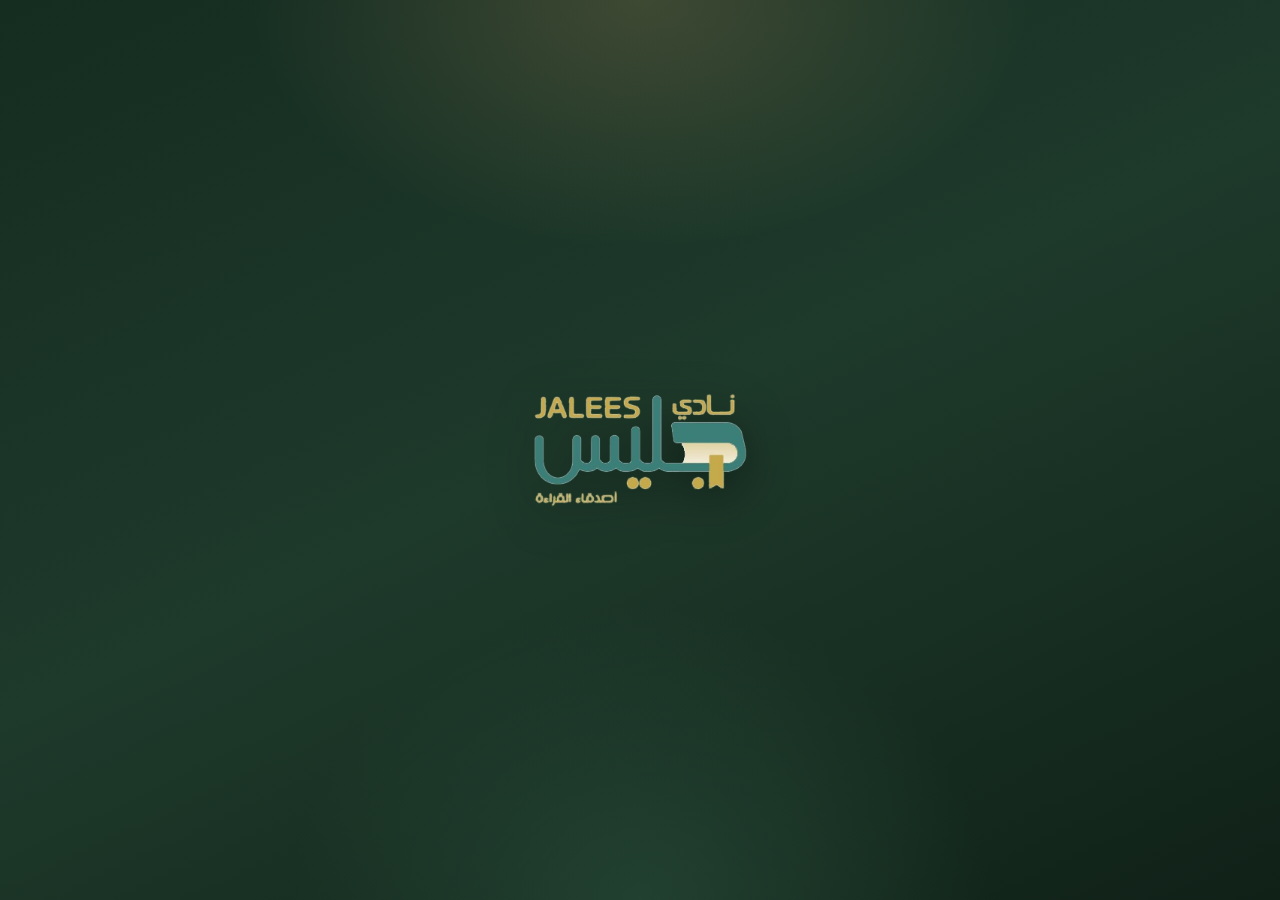
<file: index.html>
<!DOCTYPE html>
<html lang="ar" dir="rtl">
<head>
  <meta charset="UTF-8">
  <meta http-equiv="Cache-Control" content="no-cache, no-store, must-revalidate">
  <meta http-equiv="Pragma" content="no-cache">
  <meta http-equiv="Expires" content="0">
  <meta name="viewport" content="width=device-width, initial-scale=1.0, viewport-fit=cover">
  <title>جليس | مساحة الأعضاء</title>
  <meta name="description" content="مساحة ثقافية تجمع محبي القراءة">
  <meta name="theme-color" content="#1E3A2B">
  <link rel="manifest" href="manifest.json?v=r102-20261119">
  <meta name="apple-mobile-web-app-capable" content="yes">
  <meta name="apple-mobile-web-app-status-bar-style" content="black-translucent">
  <meta name="apple-mobile-web-app-title" content="جليس">
  <link rel="apple-touch-icon" href="logo-icon.png?v=1">
  <link rel="icon" href="logo-icon.png?v=1" type="image/png">

  <!-- Open Graph -->
  <meta property="og:title" content="نادي جليس | أصدقاء القراءة">
  <meta property="og:description" content="مساحة ثقافية تجمع محبي القراءة">
  <meta property="og:type" content="website">
  <meta property="og:locale" content="ar_SA">
  <meta property="og:site_name" content="نادي جليس">
  <meta property="og:url" content="https://titlejallees.vercel.app/">

  <!-- معاينة المشاركة (واتساب) -->
  <meta property="og:image" content="https://titlejallees.vercel.app/og-jalees-share-original.jpg">
  <meta property="og:image:secure_url" content="https://titlejallees.vercel.app/og-jalees-share-original.jpg">
  <meta property="og:image:type" content="image/jpeg">
  <meta property="og:image:width" content="1200">
  <meta property="og:image:height" content="630">
  <meta property="og:image:alt" content="شعار نادي جليس على خلفية فاتحة">

  <!-- Twitter / X: بطاقة مربعة -->
  <meta name="twitter:card" content="summary_large_image">
  <meta name="twitter:title" content="نادي جليس | أصدقاء القراءة">
  <meta name="twitter:description" content="مساحة ثقافية تجمع محبي القراءة">
  <meta name="twitter:image" content="https://titlejallees.vercel.app/og-jalees-share-original.jpg">
  <meta name="twitter:image:alt" content="شعار نادي جليس على خلفية فاتحة">
  <link rel="icon" type="image/png" href="logo.png?v=1">
  <link rel="preconnect" href="https://fonts.googleapis.com">
  <link rel="preconnect" href="https://fonts.gstatic.com" crossorigin>
  <link href="https://fonts.googleapis.com/css2?family=IBM+Plex+Sans+Arabic:wght@300;400;500;600;700;800&family=Amiri:ital,wght@0,400;0,700;1,400&display=swap" rel="stylesheet">
  <link rel="stylesheet" href="app.css?v=r102-20261119">
</head>
<body>

  <svg class="sprite" xmlns="http://www.w3.org/2000/svg" aria-hidden="true">
    <symbol id="i-home" viewBox="0 0 24 24"><path d="M3 10.5 12 3l9 7.5V20a1 1 0 0 1-1 1h-5v-6.5H9V21H4a1 1 0 0 1-1-1z"/></symbol>
    <symbol id="i-book" viewBox="0 0 24 24"><path d="M12 6.5C10 4.8 7.5 4 4 4v15c3.5 0 6 .8 8 2.5 2-1.7 4.5-2.5 8-2.5V4c-3.5 0-6 .8-8 2.5Z"/><path d="M12 6.5V21"/></symbol>
    <symbol id="i-quote" viewBox="0 0 24 24"><path d="M9.5 7C6.5 8.3 5 10.8 5 14.5V17h5v-5H7.8c0-1.9.7-3.2 2.2-4.1zM19 7c-3 1.3-4.5 3.8-4.5 7.5V17h5v-5h-2.2c0-1.9.7-3.2 2.2-4.1z"/></symbol>
    <symbol id="i-library" viewBox="0 0 24 24"><path d="M4 4h5v17H4zM11 4h4v17h-4zM18.5 4.5 21.5 20l-3.2.7L15.3 5.2z"/></symbol>
    <symbol id="i-article" viewBox="0 0 24 24"><path d="M14 3H6a1 1 0 0 0-1 1v16a1 1 0 0 0 1 1h12a1 1 0 0 0 1-1V8z"/><path d="M14 3v5h5M8 12h8M8 16h8M8 8h3"/></symbol>
    <symbol id="i-user" viewBox="0 0 24 24"><circle cx="12" cy="8" r="3.5"/><path d="M5 21c0-3.6 3.1-6 7-6s7 2.4 7 6"/></symbol>
    <symbol id="i-bell" viewBox="0 0 24 24"><path d="M18 9a6 6 0 1 0-12 0c0 5-2 6-2 6h16s-2-1-2-6"/><path d="M10.5 20a2 2 0 0 0 3 0"/></symbol>
    <symbol id="i-flame" viewBox="0 0 24 24"><path d="M12 22c4 0 6.5-2.6 6.5-6.2 0-2.6-1.5-4.6-3.3-6.4-.6 1.2-1.4 2-2.4 2.3.3-2.7-.8-5.5-3.3-7.7.2 3.4-1.6 4.6-3.1 6.6-1 1.4-1.4 2.8-1.4 4.4C5.5 19.2 8 22 12 22Z"/></symbol>
    <symbol id="i-clock" viewBox="0 0 24 24"><circle cx="12" cy="12" r="8.5"/><path d="M12 7.5V12l3 2"/></symbol>
    <symbol id="i-eye" viewBox="0 0 24 24"><path d="M2.5 12s3.2-6 9.5-6 9.5 6 9.5 6-3.2 6-9.5 6-9.5-6-9.5-6Z"/><circle cx="12" cy="12" r="2.5"/></symbol>
    <symbol id="i-eye-off" viewBox="0 0 24 24"><path d="m3 3 18 18"/><path d="M10.6 6.2A9.9 9.9 0 0 1 12 6c6.3 0 9.5 6 9.5 6a17.7 17.7 0 0 1-3.2 3.9M6.4 7.9A17.6 17.6 0 0 0 2.5 12s3.2 6 9.5 6c1.4 0 2.8-.3 4-.9"/><path d="M9.9 9.9a3 3 0 0 0 4.2 4.2"/></symbol>
    <symbol id="i-play" viewBox="0 0 24 24"><path d="M8 5.5v13l10-6.5z"/></symbol>
    <symbol id="i-target" viewBox="0 0 24 24"><circle cx="12" cy="12" r="8.5"/><circle cx="12" cy="12" r="4.5"/><circle cx="12" cy="12" r="1"/></symbol>
    <symbol id="i-plus" viewBox="0 0 24 24"><path d="M12 5v14M5 12h14"/></symbol>
    <symbol id="i-heart" viewBox="0 0 24 24"><path d="M12 20s-7-4.4-7-9.4A4.1 4.1 0 0 1 12 7a4.1 4.1 0 0 1 7 3.6c0 5-7 9.4-7 9.4Z"/></symbol>
    <symbol id="i-bookmark" viewBox="0 0 24 24"><path d="M6 4h12v17l-6-4-6 4z"/></symbol>
    <symbol id="i-share" viewBox="0 0 24 24"><circle cx="18" cy="5" r="2.5"/><circle cx="6" cy="12" r="2.5"/><circle cx="18" cy="19" r="2.5"/><path d="m8.2 10.8 7.6-4.4M8.2 13.2l7.6 4.4"/></symbol>
    <symbol id="i-search" viewBox="0 0 24 24"><circle cx="11" cy="11" r="6.5"/><path d="m16 16 4.5 4.5"/></symbol>
    <symbol id="i-close" viewBox="0 0 24 24"><path d="M6 6l12 12M18 6 6 18"/></symbol>
    <symbol id="i-check" viewBox="0 0 24 24"><path d="m5 12.5 4.5 4.5L19 7.5"/></symbol>
    <symbol id="i-trophy" viewBox="0 0 24 24"><path d="M8 4h8v5a4 4 0 0 1-8 0zM8 6H5v1a3 3 0 0 0 3 3M16 6h3v1a3 3 0 0 1-3 3M12 13v4M8.5 21h7M10 17h4"/></symbol>
    <symbol id="i-sparkles" viewBox="0 0 24 24"><path d="M12 3l1.6 4.4L18 9l-4.4 1.6L12 15l-1.6-4.4L6 9l4.4-1.6zM18.5 15.5l.8 2.2 2.2.8-2.2.8-.8 2.2-.8-2.2-2.2-.8 2.2-.8z"/></symbol>
    <symbol id="i-chevron-left" viewBox="0 0 24 24"><path d="M15 5l-7 7 7 7"/></symbol>
    <symbol id="i-back" viewBox="0 0 24 24"><path d="M15 5l-7 7 7 7"/></symbol>
    <symbol id="i-chevron-down" viewBox="0 0 24 24"><path d="m6 9 6 6 6-6"/></symbol>
    <symbol id="i-calendar" viewBox="0 0 24 24"><rect x="3.5" y="5" width="17" height="16" rx="2"/><path d="M8 3v4M16 3v4M3.5 10h17"/></symbol>
    <symbol id="i-pin" viewBox="0 0 24 24"><path d="M12 21s-6-5.5-6-10a6 6 0 1 1 12 0c0 4.5-6 10-6 10Z"/><circle cx="12" cy="11" r="2.2"/></symbol>
    <symbol id="i-logout" viewBox="0 0 24 24"><path d="M14 4h4a1 1 0 0 1 1 1v14a1 1 0 0 1-1 1h-4M9 8l-4 4 4 4M5 12h10"/></symbol>
    <symbol id="i-edit" viewBox="0 0 24 24"><path d="M4 20h4L20 8l-4-4L4 16z"/><path d="m14 6 4 4"/></symbol>
    <symbol id="i-trash" viewBox="0 0 24 24"><path d="M4 7h16M9 7V4h6v3M6 7l1 14h10l1-14M10 11v6M14 11v6"/></symbol>
    <symbol id="i-star" viewBox="0 0 24 24"><path d="m12 3 2.8 5.7 6.2.9-4.5 4.4 1 6.2-5.5-3-5.5 3 1-6.2L3 9.6l6.2-.9z"/></symbol>
    <symbol id="i-arrow-right" viewBox="0 0 24 24"><path d="M4 12h15M10 6l6 6-6 6"/></symbol>
    <symbol id="i-users" viewBox="0 0 24 24"><circle cx="9" cy="8" r="3"/><path d="M3 20c0-3 2.7-5 6-5s6 2 6 5"/><path d="M16 5.5a3 3 0 0 1 0 5.8M18 15c2 .6 3 2.2 3 4.5"/></symbol>
    <symbol id="i-info" viewBox="0 0 24 24"><circle cx="12" cy="12" r="9"/><path d="M12 11v6M12 7.5v.5"/></symbol>
    <symbol id="i-books" viewBox="0 0 24 24"><path d="M4 5h4v14H4zM10 4h4v15h-4zM16 6l3.5-1 3 15-3.5 1z"/></symbol>
    <symbol id="i-emblem" viewBox="0 0 64 58"><path d="M30 52V13C22 8 12 6 3 8v40c9-2 19-1 27 4Z" fill="currentColor"/><path d="M34 52V13c8-5 18-7 27-5v40c-9-2-19-1-27 4Z" fill="currentColor" opacity=".9"/><path d="M7 18c7-1 13 0 18 2M7 26c7-1 13 0 18 2M7 34c7-1 13 0 18 2M57 18c-7-1-13 0-18 2M57 26c-7-1-13 0-18 2M57 34c-7-1-13 0-18 2" stroke="#1E3A2B" stroke-width="1.3" stroke-linecap="round" opacity=".45"/><path d="M32 11v20l-4.5-3.5L23 31V11Z" fill="#C59B63"/><circle cx="32" cy="6.5" r="2.8" fill="#C59B63"/></symbol>
    <symbol id="i-send" viewBox="0 0 24 24"><path d="m21 3-7 18-4-8-8-4z"/><path d="M21 3 10 13"/></symbol>
    <symbol id="i-refresh" viewBox="0 0 24 24"><path d="M20 11a8 8 0 0 0-14.6-4.6L4 8"/><path d="M4 4v4h4"/><path d="M4 13a8 8 0 0 0 14.6 4.6L20 16"/><path d="M20 20v-4h-4"/></symbol>
    <symbol id="i-chart" viewBox="0 0 24 24"><path d="M4 21V11M10 21V4M16 21v-8M22 21H2"/></symbol>
  </svg>

  <div class="splash" id="splash" aria-hidden="true">
    <img class="splash-logo" src="logo-light.png?v=1" alt="جليس">
  </div>

  <div class="stage">
    <aside class="stage-brand" aria-hidden="true">
      <div class="brand-lockup brand-lockup-lg">
        <img class="brand-logo brand-logo-lg" src="logo.png?v=1" alt="جليس · نادي قرائي ثقافي">
      </div>
      <p class="stage-kicker">مساحة الأعضاء · نسخة التجارب</p>
      <h2>حيث تصير<br><span>القراءة مجلساً.</span></h2>
      <p class="stage-text">ورد القراءة الأسبوعي، لوحة الأعضاء، الاقتباسات، مكتبة النادي، ومقالات الأعضاء… كل ذلك في مساحة واحدة، صُممت بهوية النادي.</p>
      <ul class="stage-list">
        <li><span>٠١</span> سجّل وردك الأسبوعي وتابع تقدمك</li>
        <li><span>٠٢</span> شارك اقتباساً من هامش كتابك</li>
        <li><span>٠٣</span> استعر من مكتبة النادي وأدر مكتبتك</li>
        <li><span>٠٤</span> اقرأ ما يكتبه أعضاء جليس</li>
      </ul>
      <p class="stage-foot">نادي جليس · منطقة القصيم</p>
    </aside>

    <div class="phone">
      <div class="phone-notch" aria-hidden="true"><span></span></div>
      <div class="app" id="app">

        <!-- ========== بوابة الأعضاء ========== -->
        <section class="gate" id="gate" aria-labelledby="gate-title">
          <div class="gate-glow" aria-hidden="true"></div>
          <div class="gate-ornament" aria-hidden="true"></div>
          <button class="gate-home" type="button" id="gate-home">
            <svg class="ic"><use href="#i-home"/></svg>
            <span>الرئيسية</span>
          </button>
          <header class="gate-head">
            <div class="brand-lockup brand-lockup-gate">
              <img class="brand-logo brand-logo-md" src="logo.png?v=1" alt="جليس · نادي قرائي ثقافي">
            </div>
            <span class="gate-badge"><i></i> مساحة خاصة بالأعضاء</span>
          </header>

          <div class="gate-body">
            <p class="gate-salaam">أهلاً بك في مجلسك القرائي</p>
            <h1 id="gate-title">جليس<br><span>مساحة الأعضاء</span></h1>
            <p class="gate-sub">اقرأ لتعيش أكثر من حياة</p>

            <div class="gate-card" id="gate-card">
              <form id="login-form" hidden novalidate>
                <div class="gate-card-head">
                  <span class="gate-card-icon"><svg class="ic"><use href="#i-book"/></svg></span>
                  <div>
                    <h2>دخول الأعضاء</h2>
                    <p>بالاسم الثلاثي أو البريد الإلكتروني والرمز السري</p>
                  </div>
                </div>
                <div class="field">
                  <label for="login-email">الاسم الثلاثي أو البريد الإلكتروني</label>
                  <input class="input" id="login-email" name="identifier" type="text" dir="auto" autocomplete="username" placeholder="اكتب اسمك الثلاثي أو بريدك" required>
                </div>
                <div class="field">
                  <label for="login-password">الرمز السري</label>
                  <div class="password-wrap">
                    <input class="input" id="login-password" name="password" type="password" dir="ltr" autocomplete="current-password" placeholder="••••••" required>
                    <button class="password-toggle" type="button" data-toggle-password="login-password" aria-label="إظهار الرمز السري" aria-pressed="false">
                      <svg class="ic"><use href="#i-eye"/></svg>
                    </button>
                  </div>
                </div>
                <p class="form-error" id="login-error" role="alert" hidden></p>
                <button class="btn btn-gold btn-block" type="submit">
                  <svg class="ic"><use href="#i-arrow-right"/></svg>
                  الدخول إلى المساحة
                </button>
                <div class="gate-links">
                  <button class="gate-link" type="button" id="go-forgot">نسيت الرمز؟</button>
                  <button class="gate-link gate-link-strong" type="button" id="go-register">إنشاء حساب جديد</button>
                </div>
              </form>

              <form id="register-form" novalidate>
                <div class="gate-card-head">
                  <span class="gate-card-icon"><svg class="ic"><use href="#i-user"/></svg></span>
                  <div>
                    <h2>حساب جديد</h2>
                    <p>سجّل باسمك الثلاثي وبريدك</p>
                  </div>
                </div>
                <div class="field">
                  <label for="register-name">الاسم الثلاثي</label>
                  <input class="input" id="register-name" name="name" type="text" autocomplete="name" required>
                </div>
                <div class="field">
                  <label for="register-phone">رقم الجوال</label>
                  <input class="input" id="register-phone" name="phone" type="tel" dir="ltr" inputmode="tel" autocomplete="tel" placeholder="05xxxxxxxx" required>
                </div>
                <div class="field">
                  <label for="register-email">البريد الإلكتروني</label>
                  <input class="input" id="register-email" name="email" type="email" dir="ltr" inputmode="email" autocomplete="email" placeholder="name@example.com" required>
                </div>
                <div class="field">
                  <label for="register-password">الرمز السري</label>
                  <div class="password-wrap">
                    <input class="input" id="register-password" name="password" type="password" dir="ltr" autocomplete="new-password" placeholder="٨ أحرف على الأقل" minlength="8" required>
                    <button class="password-toggle" type="button" data-toggle-password="register-password" aria-label="إظهار الرمز السري" aria-pressed="false">
                      <svg class="ic"><use href="#i-eye"/></svg>
                    </button>
                  </div>
                </div>
                <div class="field">
                  <label for="register-confirm">تأكيد الرمز</label>
                  <div class="password-wrap">
                    <input class="input" id="register-confirm" name="confirm" type="password" dir="ltr" autocomplete="new-password" placeholder="أعد كتابة الرمز" minlength="8" required>
                    <button class="password-toggle" type="button" data-toggle-password="register-confirm" aria-label="إظهار الرمز السري" aria-pressed="false">
                      <svg class="ic"><use href="#i-eye"/></svg>
                    </button>
                  </div>
                </div>
                <p class="form-error" id="register-error" role="alert" hidden></p>
                <button class="btn btn-gold btn-block" type="submit">
                  <svg class="ic"><use href="#i-check"/></svg>
                  إنشاء الحساب
                </button>
                <div class="gate-links">
                  <button class="gate-link" type="button" id="register-back">لدي حساب؟ سجّل الدخول</button>
                </div>
              </form>

              <form id="verify-form" hidden novalidate>
                <div class="gate-card-head">
                  <span class="gate-card-icon"><svg class="ic"><use href="#i-send"/></svg></span>
                  <div>
                    <h2>تأكيد البريد</h2>
                    <p>أدخل الرمز الذي أرسلناه إلى بريدك</p>
                  </div>
                </div>
                <div class="field">
                  <label for="verify-code">رمز التحقق</label>
                  <input class="input" id="verify-code" name="code" type="text" dir="ltr" inputmode="numeric" autocomplete="one-time-code" placeholder="000000" maxlength="6" required>
                </div>
                <p class="field-hint">أرسلنا الرمز إلى <strong id="verify-email" dir="ltr"></strong> — صالح ١٥ دقيقة.</p>
                <div class="verify-help">
                  <strong>ما وصلك الرمز؟</strong>
                  <ul>
                    <li>افحص مجلد <b>المهملات / الرسائل غير المرغوبة (Spam)</b> و<b>الترويجات (Promotions)</b> في بريدك.</li>
                    <li>أو اضغط <b>إعادة إرسال الرمز</b> — نفس الرمز يُرسل من جديد فورًا.</li>
                  </ul>
                </div>
                <p class="form-error" id="verify-error" role="alert" hidden></p>
                <button class="btn btn-gold btn-block" type="submit">
                  <svg class="ic"><use href="#i-check"/></svg>
                  تأكيد البريد وإرسال الطلب
                </button>
                <div class="gate-links">
                  <button class="gate-link" type="button" id="verify-back">تغيير البيانات</button>
                  <button class="gate-link gate-link-strong" type="button" id="verify-resend">إعادة إرسال الرمز</button>
                </div>
              </form>

              <div id="pending-form" hidden>
                <div class="gate-card-head">
                  <span class="gate-card-icon"><svg class="ic"><use href="#i-check"/></svg></span>
                  <div>
                    <h2>تم إنشاء طلب حسابك</h2>
                    <p>سنتواصل معك عند قبولك</p>
                  </div>
                </div>
                <div class="gate-pending-note">
                  <svg class="ic"><use href="#i-check"/></svg>
                  <p>تم تأكيد بريدك بنجاح. حسابك الآن <strong>قيد المراجعة</strong> من إدارة النادي، وسيُفتح لك الدخول بعد الموافقة.</p>
                </div>
                <div class="gate-whatsapp whatsapp-contact">
                  <svg class="ic" viewBox="0 0 24 24" fill="currentColor" stroke="none" aria-hidden="true"><path d="M17.472 14.382c-.297-.149-1.758-.867-2.03-.967-.273-.099-.471-.148-.67.15-.197.297-.767.966-.94 1.164-.173.199-.347.223-.644.075-.297-.15-1.255-.463-2.39-1.475-.883-.788-1.48-1.761-1.653-2.059-.173-.297-.018-.458.13-.606.134-.133.298-.347.446-.52.149-.174.198-.298.298-.497.099-.198.05-.371-.025-.52-.075-.149-.669-1.612-.916-2.207-.242-.579-.487-.5-.669-.51-.173-.008-.371-.01-.57-.01-.198 0-.52.074-.792.372-.272.297-1.04 1.016-1.04 2.479 0 1.462 1.065 2.875 1.213 3.074.149.198 2.096 3.2 5.077 4.487.709.306 1.262.489 1.694.625.712.227 1.36.195 1.871.118.571-.085 1.758-.719 2.006-1.413.248-.694.248-1.289.173-1.413-.074-.124-.272-.198-.57-.347m-5.421 7.403h-.004a9.87 9.87 0 01-5.031-1.378l-.361-.214-3.741.982.998-3.648-.235-.374a9.86 9.86 0 01-1.51-5.26c.001-5.45 4.436-9.884 9.888-9.884 2.64 0 5.122 1.03 6.988 2.898a9.825 9.825 0 012.893 6.994c-.003 5.45-4.437 9.884-9.885 9.884m8.413-18.297A11.815 11.815 0 0012.05 0C5.495 0 .16 5.335.157 11.892c0 2.096.547 4.142 1.588 5.945L.057 24l6.305-1.654a11.882 11.882 0 005.683 1.448h.005c6.554 0 11.89-5.335 11.893-11.893a11.821 11.821 0 00-3.48-8.413z"/></svg>
                  <div class="whatsapp-body">
                    <strong>للاستفسار:</strong>
                    <a href="https://wa.me/966545946169" target="_blank" rel="noopener noreferrer" class="whatsapp-link" aria-label="التواصل عبر واتساب على الرقم 054 594 6169">054 594 6169</a>
                  </div>
                </div>
                <button class="btn btn-gold btn-block" type="button" id="pending-home">
                  <svg class="ic"><use href="#i-home"/></svg>
                  العودة للرئيسية
                </button>
              </div>

              <form id="forgot-form" hidden novalidate>
                <div class="gate-card-head">
                  <span class="gate-card-icon"><svg class="ic"><use href="#i-send"/></svg></span>
                  <div>
                    <h2>استعادة الرمز</h2>
                    <p>سنرسل رمزًا مؤقتًا إلى بريدك</p>
                  </div>
                </div>
                <div class="field">
                  <label for="forgot-email">البريد الإلكتروني</label>
                  <input class="input" id="forgot-email" name="email" type="email" dir="ltr" inputmode="email" autocomplete="email" placeholder="name@example.com" required>
                </div>
                <p class="form-error" id="forgot-error" role="alert" hidden></p>
                <button class="btn btn-gold btn-block" type="submit">إرسال رمز الاستعادة</button>
                <div class="gate-links">
                  <button class="gate-link" type="button" id="forgot-back">رجوع</button>
                </div>
              </form>

              <form id="reset-form" hidden novalidate>
                <div class="gate-card-head">
                  <span class="gate-card-icon"><svg class="ic"><use href="#i-check"/></svg></span>
                  <div>
                    <h2>رمز جديد</h2>
                    <p>أدخل الرمز الذي وصلك بالبريد</p>
                  </div>
                </div>
                <div class="field">
                  <label for="reset-code">رمز التحقق</label>
                  <input class="input" id="reset-code" name="code" type="text" dir="ltr" inputmode="numeric" autocomplete="one-time-code" placeholder="000000" maxlength="6" required>
                </div>
                <div class="field">
                  <label for="reset-password">الرمز السري الجديد</label>
                  <div class="password-wrap">
                    <input class="input" id="reset-password" name="password" type="password" dir="ltr" autocomplete="new-password" placeholder="٨ أحرف على الأقل" minlength="8" required>
                    <button class="password-toggle" type="button" data-toggle-password="reset-password" aria-label="إظهار الرمز السري" aria-pressed="false">
                      <svg class="ic"><use href="#i-eye"/></svg>
                    </button>
                  </div>
                </div>
                <p class="form-error" id="reset-error" role="alert" hidden></p>
                <button class="btn btn-gold btn-block" type="submit">تعيين الرمز والدخول</button>
                <div class="gate-links">
                  <button class="gate-link" type="button" id="reset-back">رجوع</button>
                </div>
              </form>
              <div class="gate-whatsapp whatsapp-contact">
                <svg class="ic" viewBox="0 0 24 24" fill="currentColor" stroke="none" aria-hidden="true"><path d="M17.472 14.382c-.297-.149-1.758-.867-2.03-.967-.273-.099-.471-.148-.67.15-.197.297-.767.966-.94 1.164-.173.199-.347.223-.644.075-.297-.15-1.255-.463-2.39-1.475-.883-.788-1.48-1.761-1.653-2.059-.173-.297-.018-.458.13-.606.134-.133.298-.347.446-.52.149-.174.198-.298.298-.497.099-.198.05-.371-.025-.52-.075-.149-.669-1.612-.916-2.207-.242-.579-.487-.5-.669-.51-.173-.008-.371-.01-.57-.01-.198 0-.52.074-.792.372-.272.297-1.04 1.016-1.04 2.479 0 1.462 1.065 2.875 1.213 3.074.149.198 2.096 3.2 5.077 4.487.709.306 1.262.489 1.694.625.712.227 1.36.195 1.871.118.571-.085 1.758-.719 2.006-1.413.248-.694.248-1.289.173-1.413-.074-.124-.272-.198-.57-.347m-5.421 7.403h-.004a9.87 9.87 0 01-5.031-1.378l-.361-.214-3.741.982.998-3.648-.235-.374a9.86 9.86 0 01-1.51-5.26c.001-5.45 4.436-9.884 9.888-9.884 2.64 0 5.122 1.03 6.988 2.898a9.825 9.825 0 012.893 6.994c-.003 5.45-4.437 9.884-9.885 9.884m8.413-18.297A11.815 11.815 0 0012.05 0C5.495 0 .16 5.335.157 11.892c0 2.096.547 4.142 1.588 5.945L.057 24l6.305-1.654a11.882 11.882 0 005.683 1.448h.005c6.554 0 11.89-5.335 11.893-11.893a11.821 11.821 0 00-3.48-8.413z"/></svg>
                <div class="whatsapp-body">
                  <strong>للاستفسار عبر واتساب:</strong>
                  <a href="https://wa.me/966545946169" target="_blank" rel="noopener noreferrer" class="whatsapp-link" aria-label="التواصل عبر واتساب على الرقم 054 594 6169">054 594 6169</a>
                </div>
              </div>
            </div>

            <div class="gate-proof">
              <div class="avatar-stack" aria-hidden="true">
                <span style="background:#1E3A2B">م</span>
                <span style="background:#8C532D">ع</span>
                <span style="background:#A3503B">خ</span>
                <span style="background:#C59B63">م</span>
              </div>
              <p>يجتمع في جليس <strong>٦٣ عضواً</strong> حول الكتب والأفكار.</p>
            </div>
          </div>
          <p class="gate-foot">نادي جليس · منطقة القصيم</p>
        </section>

        <!-- ========== هيكل التطبيق ========== -->
        <div class="shell" id="shell" hidden>
          <div class="status-bar" aria-hidden="true">
            <span class="status-time">٩:٤١</span>
            <span class="status-icons">
              <i class="sig"><b></b><b></b><b></b><b></b></i>
              <i class="wifi"></i>
              <i class="battery"><b></b></i>
            </span>
          </div>

          <header class="app-header">
            <button class="brand" type="button" data-action="go-home" aria-label="الرئيسية">
              <img class="brand-logo brand-logo-sm" src="logo.png?v=1" alt="جليس">
            </button>
            <div class="header-actions">
              <button class="btn btn-ghost btn-guest-action" type="button" id="guest-register-btn" data-action="open-gate-register" hidden>التسجيل</button>
              <button class="btn btn-gold btn-guest-action" type="button" id="guest-login-btn" data-action="open-gate-login" hidden>دخول</button>
              <button class="icon-btn notify-btn" type="button" data-action="notifications" aria-label="التنبيهات">
                <svg class="ic"><use href="#i-bell"/></svg>
                <span class="notif-dot"></span>
                <span class="nav-badge notify-count" id="notify-count" hidden>0</span>
              </button>
              <button class="avatar-btn" type="button" id="header-avatar" data-action="open-profile" aria-label="ملفي الشخصي">م</button>
            </div>
          </header>

          <main class="app-main" id="app-main">

            <!-- ========== الرئيسية ========== -->
            <section class="screen active" data-screen="home" id="screen-home">
              <div class="greeting">
                <p class="date-label" id="today-label"></p>
                <div class="greeting-title-row">
                  <h1>أهلاً بك، <span id="home-first-name">مشعل</span></h1>
                  <button class="consultation-header-btn" type="button" data-action="open-consultations">
                    <svg class="ic"><use href="#i-info"/></svg><span>استشارة قرائية</span>
                  </button>
                </div>
                <p class="greeting-sub">أي كتاب تقرأ اليوم؟</p>

                <div class="home-actions">
                  <button class="btn btn-gold" type="button" data-action="go-add-book-report">
                    <svg class="ic"><use href="#i-plus"/></svg> أضف تقريرًا لكتاب
                  </button>
                  <button class="btn btn-on-dark" type="button" data-action="open-quote">
                    <svg class="ic"><use href="#i-quote"/></svg> اقتبس
                  </button>
                </div>
              </div>

              <section class="home-consultations" id="home-consultations" hidden>
                <div class="sec-head">
                  <div><h3>استشارات بانتظار الرد</h3><p>أحدث الأسئلة التي لم يُجب عليها أحد</p></div>
                  <button class="link-btn" type="button" data-action="open-consultations">كل الاستشارات <svg class="ic"><use href="#i-chevron-left"/></svg></button>
                </div>
                <div class="home-consultations-list" id="home-consultations-list"></div>
              </section>

              <div class="home-quotes-article">
                <div class="home-quotes-col">
                  <div class="sec-head home-quotes-head">
                    <div><h3>آخر اقتباس</h3><p>أحدث ما شاركه أعضاء جليس</p></div>
                    <button class="link-btn" type="button" data-action="go-quotes">كل الاقتباسات <svg class="ic"><use href="#i-chevron-left"/></svg></button>
                  </div>
                  <div class="home-latest-quotes" id="home-latest-quotes"></div>
                </div>

                <div class="home-article-col">
                  <div class="sec-head">
                    <div><h3>المقال الأحدث</h3><p>آخر ما أضيف إلى مجلة جليس</p></div>
                    <button class="link-btn" type="button" data-action="go-articles">المقالات <svg class="ic"><use href="#i-chevron-left"/></svg></button>
                  </div>
                  <article class="home-article" id="home-article"></article>
                </div>
              </div>

              <div id="meeting-event-card"></div>

              <div class="sec-head">
                <div><h3>من مكتبة النادي</h3><p>مختارات جليس الأحدث</p></div>
                <button class="link-btn" type="button" data-action="go-library">المكتبة <svg class="ic"><use href="#i-chevron-left"/></svg></button>
              </div>
              <div class="book-rail" id="home-books"></div>
            </section>

            <!-- ========== الاقتباسات ========== -->
            <section class="screen" data-screen="quotes" id="screen-quotes">
              <div class="screen-head">
                <div><span class="eyebrow">من هامش الكتب</span><h1>الاقتباسات</h1></div>
                <button class="btn btn-sm btn-primary" type="button" data-action="open-quote">
                  <svg class="ic"><use href="#i-plus"/></svg> اقتبس
                </button>
              </div>

              <article class="quote-promo" data-action="open-quote" role="button" tabindex="0">
                <span class="quote-promo-mark">”</span>
                <p>اقتباس واحد قد يغيّر طريقة قراءتنا لكتاب كامل.</p>
                <span class="quote-promo-link">شارك ما ألهمك <svg class="ic"><use href="#i-arrow-right"/></svg></span>
              </article>

              <div class="quotes-stats-bar">
                <button class="btn btn-gold btn-member-stats" type="button" data-action="member-stats"><svg class="ic"><use href="#i-chart"/></svg> إحصائيات الأعضاء</button>
              </div>

              <div class="chips-row" id="quote-filters">
                <button class="chip-filter active" type="button" data-qfilter="all">الكل</button>
                <button class="chip-filter" type="button" data-qfilter="mine">اقتباساتي</button>
                <button class="chip-filter" type="button" data-qfilter="saved">المحفوظة</button>
                <button class="chip-filter" type="button" data-qfilter="popular">الأكثر إعجابًا</button>
              </div>

              <div class="quotes-feed" id="quotes-feed"></div>
            </section>
            <!-- ========== المكتبة ========== -->
            <section class="screen" data-screen="library" id="screen-library">
              <div class="screen-head">
                <div><span class="eyebrow">مكتبة جليس</span><h1>استكشف</h1></div>
                <button class="icon-btn" type="button" data-action="focus-search" aria-label="بحث">
                  <svg class="ic"><use href="#i-search"/></svg>
                </button>
              </div>
              <p class="library-intro">عوالم من الحكايات والتاريخ والسير، اختيرت لترافق رحلتك مع القراءة.</p>

              <div class="segmented" id="library-seg" role="tablist" aria-label="المكتبة">
                <button class="active" type="button" data-lseg="pane-club" role="tab" aria-selected="true">مكتبة النادي</button>
                <button type="button" data-lseg="pane-mine" role="tab" aria-selected="false">مكتبتي</button>
              </div>

              <div class="pane active" id="pane-club">
                <div class="search-box">
                  <svg class="ic"><use href="#i-search"/></svg>
                  <input id="club-search" type="search" placeholder="ابحث عن كتاب أو مؤلف…" autocomplete="off" aria-label="ابحث في مكتبة النادي">
                </div>
                <div class="library-tools">
                  <button class="btn btn-sm btn-primary" type="button" data-action="open-add-book">
                    <svg class="ic"><use href="#i-plus"/></svg> أضف كتاب
                  </button>
                  <button class="btn btn-sm btn-ghost library-category-manager" id="manage-library-categories-btn" type="button" data-action="manage-library-categories" hidden>
                    <svg class="ic"><use href="#i-edit"/></svg> إدارة الرفوف
                  </button>
                </div>
                <div class="sec-head">
                  <div><h3 id="library-count-label">مكتبة جليس</h3><p>اكتشف كتابًا يرافق قراءتك القادمة</p></div>
                </div>
                <div class="chips-row wrap" id="category-chips"></div>
                <div class="book-shelves" id="club-books"></div>
              </div>

              <div class="pane" id="pane-mine" hidden>
                <div class="reading-summary" id="my-summary"></div>
                <button class="btn btn-sm btn-primary" type="button" data-action="open-add-my-book">
                  <svg class="ic"><use href="#i-plus"/></svg> أضف كتاباً لمكتبتي
                </button>
                <div class="chips-row" id="my-filters">
                  <button class="chip-filter active" type="button" data-mfilter="reading">أقرأ الآن</button>
                  <button class="chip-filter" type="button" data-mfilter="want">أريد قراءتها</button>
                  <button class="chip-filter" type="button" data-mfilter="finished">أنهيتها</button>
                </div>
                <div class="my-books" id="my-books"></div>
              </div>
            </section>

            <!-- ========== المقالات ========== -->
            <section class="screen" data-screen="articles" id="screen-articles">
              <div class="screen-head">
                <div><span class="eyebrow">مجلة جليس الإلكترونية</span><h1>مقالات القراءة</h1></div>
                <button class="btn btn-sm btn-primary" type="button" data-action="open-article-compose">
                  <svg class="ic"><use href="#i-edit"/></svg> اكتب
                </button>
              </div>

              <div class="articles-note">
                <svg class="ic"><use href="#i-article"/></svg>
                <span>مساحة مفتوحة لأفكار الأعضاء وتجاربهم مع القراءة.</span>
              </div>

              <div class="quotes-stats-bar">
                <button class="btn btn-gold btn-member-stats" type="button" data-action="member-stats"><svg class="ic"><use href="#i-chart"/></svg> إحصائيات الأعضاء</button>
              </div>

              <div class="chips-row" id="article-filters">
                <button class="chip-filter active" type="button" data-afilter="all">الكل</button>
                <button class="chip-filter" type="button" data-afilter="mine">مقالاتي</button>
                <button class="chip-filter" type="button" data-afilter="saved">محفوظاتك</button>
                <button class="chip-filter" type="button" data-afilter="popular">الأكثر إعجابًا</button>
              </div>

              <div class="sec-head">
                <div><h3>أحدث الكتابات</h3><p>مرتبة من الأحدث إلى الأقدم</p></div>
              </div>

              <div class="category-list" id="article-categories"></div>
              <div class="articles-list" id="articles-list"></div>
            </section>

            <!-- ========== الملف الشخصي ========== -->
            <section class="screen profile-screen" data-screen="profile" id="screen-profile">
              <div class="profile-top">
                <button class="icon-btn light" type="button" data-action="profile-back" aria-label="رجوع">
                  <svg class="ic"><use href="#i-arrow-right"/></svg>
                </button>
                <span>ملفي الشخصي</span>
                <span class="profile-top-ghost" aria-hidden="true"></span>
              </div>

              <div class="profile-hero">
                <div class="profile-pattern" aria-hidden="true"></div>
                <div class="profile-avatar" id="profile-avatar">م</div>
                <button class="profile-photo-change" type="button" id="profile-photo-change" aria-label="تغيير الصورة الشخصية">
                  <svg class="ic"><use href="#i-edit"/></svg><span>تغيير الصورة</span>
                </button>
                <input id="profile-photo-input" class="visually-hidden" type="file" accept="image/*" aria-label="اختر صورة شخصية">
                <h2 id="profile-name">مشعل الحفير</h2>
                <p id="profile-role">عضو مؤسس · منذ ٢٠٢٤</p>
                <div class="profile-badges" id="profile-badges"></div>
              </div>

              <div class="profile-stats" id="profile-stats"></div>

              <article class="card goal-card">
                <div class="card-head"><h3>هدف القراءة الأسبوعي</h3><span class="muted sm">صفحة</span></div>
                <p class="muted sm">اختر ورداً يناسب إيقاعك… ونحن نتابع معك.</p>
                <form class="goal-form" id="goal-form">
                  <input type="range" id="goal-range" min="50" max="500" step="10" aria-label="هدف القراءة الأسبوعي">
                  <output id="goal-output">٢٠٠</output>
                  <button class="btn btn-primary btn-sm" type="submit">حفظ</button>
                </form>
              </article>

              <div class="card settings-card">
                <label class="switch-row">
                  <span class="switch-label"><svg class="ic"><use href="#i-bell"/></svg> تذكير ورد القراءة</span>
                  <input type="checkbox" id="notif-toggle">
                  <span class="switch" aria-hidden="true"></span>
                </label>
                <button class="switch-row as-btn" type="button" data-action="reset-demo">
                  <span class="switch-label"><svg class="ic"><use href="#i-info"/></svg> إعادة تعيين تقدمي</span>
                  <svg class="ic chev"><use href="#i-chevron-left"/></svg>
                </button>
                <button class="switch-row as-btn danger" type="button" data-action="logout">
                  <span class="switch-label"><svg class="ic"><use href="#i-logout"/></svg> تسجيل الخروج</span>
                  <svg class="ic chev"><use href="#i-chevron-left"/></svg>
                </button>
              </div>

              <p class="profile-foot">نادي جليس · منطقة القصيم<br>أصدقاء القراءة</p>
            </section>

            <footer class="app-footer" aria-label="التواصل والدليل التعريفي">
              <div class="app-footer-heading">
                <strong>تواصل معنا</strong>
                <span>قنوات نادي جليس الرسمية</span>
              </div>
              <div class="app-footer-links">
                <a class="app-footer-link social-link whatsapp" href="https://wa.me/966545946169" target="_blank" rel="noopener noreferrer" aria-label="واتساب">
                  <span class="social-icon social-whatsapp">
                    <svg viewBox="0 0 24 24" aria-hidden="true"><path d="M20.5 3.5A11.9 11.9 0 0 0 12 .02C5.4.02.05 5.37.05 11.97c0 2.1.55 4.14 1.6 5.95L0 24l6.25-1.64a11.95 11.95 0 0 0 5.74 1.46h.01c6.6 0 11.95-5.36 11.95-11.95 0-3.2-1.24-6.2-3.45-8.37ZM12 21.8h-.01a9.9 9.9 0 0 1-5.04-1.37l-.36-.22-3.72.98.99-3.63-.24-.37a9.9 9.9 0 0 1-1.52-5.22C2.1 6.5 6.5 2.1 12 2.1c2.65 0 5.13 1.03 7 2.9a9.83 9.83 0 0 1 2.9 7c0 5.45-4.44 9.8-9.9 9.8Zm5.43-7.38c-.3-.15-1.76-.87-2.03-.97-.28-.1-.48-.15-.68.15-.2.3-.77.97-.94 1.17-.17.2-.35.22-.65.07-.3-.15-1.25-.46-2.39-1.47-.88-.79-1.48-1.76-1.65-2.06-.17-.3-.02-.46.13-.61.14-.13.3-.35.45-.52.15-.18.2-.3.3-.5.1-.2.05-.37-.02-.52-.08-.15-.68-1.62-.93-2.22-.24-.58-.49-.5-.67-.51h-.57c-.2 0-.52.07-.8.37-.27.3-1.04 1.02-1.04 2.48s1.07 2.87 1.22 3.07c.15.2 2.1 3.2 5.08 4.49.71.3 1.26.49 1.7.62.71.23 1.36.2 1.87.12.57-.08 1.76-.72 2.01-1.41.25-.7.25-1.29.17-1.42-.07-.12-.27-.2-.57-.35Z"/></svg>
                  </span>
                  <span class="social-label">واتساب</span>
                </a>
                <a class="app-footer-link social-link" href="https://x.com/jalees1444?s=20" target="_blank" rel="noopener noreferrer" aria-label="إكس">
                  <span class="social-icon social-x">
                    <svg viewBox="0 0 24 24" aria-hidden="true"><path d="M17.53 3h3.02l-6.6 7.55L21.75 21h-5.9l-4.62-6.04L5.94 21H2.92l7.06-8.08L2.5 3h6.05l4.18 5.52L17.53 3Zm-1.06 16.2h1.67L7.6 4.72H5.81l10.66 14.48Z"/></svg>
                  </span>
                  <span class="social-label">إكس</span>
                </a>
                <a class="app-footer-link social-link" href="https://youtube.com/@jalees1444?si=EYllTqOxysKkoIqW" target="_blank" rel="noopener noreferrer" aria-label="يوتيوب">
                  <span class="social-icon social-youtube">
                    <svg viewBox="0 0 24 24" aria-hidden="true"><path d="M23.5 6.2a3 3 0 0 0-2.1-2.1C19.5 3.5 12 3.5 12 3.5s-7.5 0-9.4.6A3 3 0 0 0 .5 6.2 31 31 0 0 0 0 12s0 3.9.5 5.8a3 3 0 0 0 2.1 2.1c1.9.6 9.4.6 9.4.6s7.5 0 9.4-.6a3 3 0 0 0 2.1-2.1A31 31 0 0 0 24 12s0-3.9-.5-5.8ZM9.5 15.6V8.4L15.8 12l-6.3 3.6Z"/></svg>
                  </span>
                  <span class="social-label">يوتيوب</span>
                </a>
                <a class="app-footer-link social-link community" href="https://chat.whatsapp.com/IvSvS8GiV8eIGInCBCMnHJ" target="_blank" rel="noopener noreferrer" aria-label="مجتمع واتساب">
                  <span class="social-icon social-community">
                    <svg viewBox="0 0 24 24" aria-hidden="true"><path d="M20.5 3.5A11.9 11.9 0 0 0 12 .02C5.4.02.05 5.37.05 11.97c0 2.1.55 4.14 1.6 5.95L0 24l6.25-1.64a11.95 11.95 0 0 0 5.74 1.46h.01c6.6 0 11.95-5.36 11.95-11.95 0-3.2-1.24-6.2-3.45-8.37ZM12 21.8h-.01a9.9 9.9 0 0 1-5.04-1.37l-.36-.22-3.72.98.99-3.63-.24-.37a9.9 9.9 0 0 1-1.52-5.22C2.1 6.5 6.5 2.1 12 2.1c2.65 0 5.13 1.03 7 2.9a9.83 9.83 0 0 1 2.9 7c0 5.45-4.44 9.8-9.9 9.8Zm5.43-7.38c-.3-.15-1.76-.87-2.03-.97-.28-.1-.48-.15-.68.15-.2.3-.77.97-.94 1.17-.17.2-.35.22-.65.07-.3-.15-1.25-.46-2.39-1.47-.88-.79-1.48-1.76-1.65-2.06-.17-.3-.02-.46.13-.61.14-.13.3-.35.45-.52.15-.18.2-.3.3-.5.1-.2.05-.37-.02-.52-.08-.15-.68-1.62-.93-2.22-.24-.58-.49-.5-.67-.51h-.57c-.2 0-.52.07-.8.37-.27.3-1.04 1.02-1.04 2.48s1.07 2.87 1.22 3.07c.15.2 2.1 3.2 5.08 4.49.71.3 1.26.49 1.7.62.71.23 1.36.2 1.87.12.57-.08 1.76-.72 2.01-1.41.25-.7.25-1.29.17-1.42-.07-.12-.27-.2-.57-.35Z"/></svg>
                  </span>
                  <span class="social-label"><b>مجتمع واتساب</b><small>انضم لمجتمع جليس</small></span>
                </a>
              </div>
              <button type="button" class="app-footer-guide" data-action="open-guide">
                <span class="app-footer-guide-icon"><svg class="ic"><use href="#i-book"/></svg></span>
                <span><strong>الدليل التعريفي</strong><small>اضغط لرؤية الدليل التعريفي</small></span>
                <svg class="ic app-footer-guide-arrow"><use href="#i-chevron-left"/></svg>
              </button>
              <p class="app-footer-copy">نادي جليس · منطقة القصيم <span class="app-footer-version" id="app-version"></span></p>
            </footer>

          </main>

          <!-- ========== شريط التنقل السفلي ========== -->
          <nav class="tabbar" aria-label="التنقل الرئيسي">
            <button class="tab active" type="button" data-nav="home" aria-current="page">
              <svg class="ic"><use href="#i-home"/></svg><span>الرئيسية</span>
            </button>
            <button class="tab" type="button" data-nav="quotes">
              <svg class="ic"><use href="#i-quote"/></svg><span>الاقتباسات</span>
               <span class="nav-badge" id="badge-quotes" hidden>0</span>
            </button>
            <button class="tab" type="button" data-nav="articles">
              <svg class="ic"><use href="#i-article"/></svg><span>المقالات</span>
               <span class="nav-badge" id="badge-articles" hidden>0</span>
            </button>
            <button class="tab" type="button" data-nav="library">
              <svg class="ic"><use href="#i-library"/></svg><span>المكتبة</span>
               <span class="nav-badge" id="badge-library" hidden>0</span>
            </button>
             <button class="tab" type="button" data-action="open-more">
               <svg class="ic"><use href="#i-users"/></svg><span>أكثر عن جليس</span>
             </button>
          </nav>
        </div>

        <!-- ========== النوافذ السفلية والتنبيهات ========== -->
        <div class="sheet-root" id="sheet-root" hidden></div>
        <div class="toast" id="toast" role="status" aria-live="polite"></div>
        <div class="confetti-layer" id="confetti" aria-hidden="true"></div>

      </div>
    </div>
  </div>

  <noscript>
    <div class="noscript">هذه المساحة تحتاج تفعيل جافاسكريبت في المتصفح.</div>
  </noscript>

  <script src="app.js?v=r102-20261119"></script>
</body>
</html>
</file>
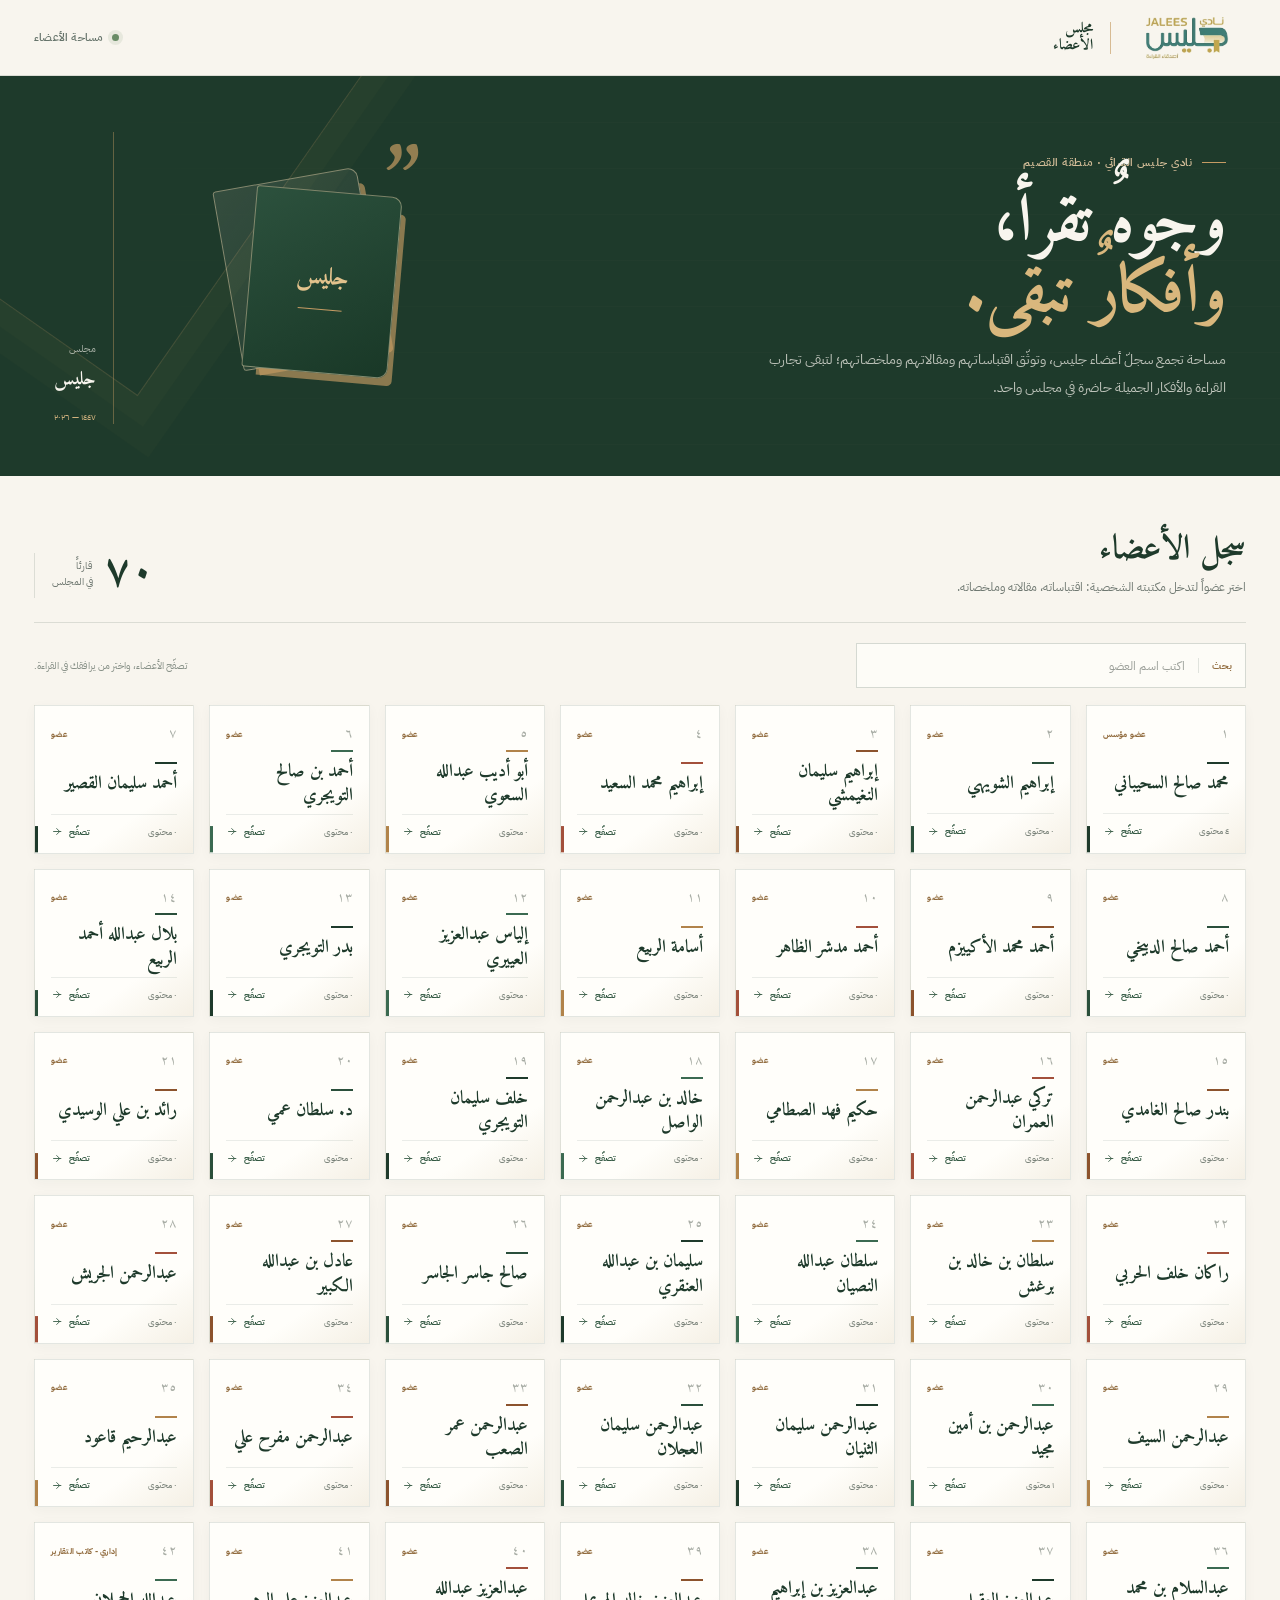
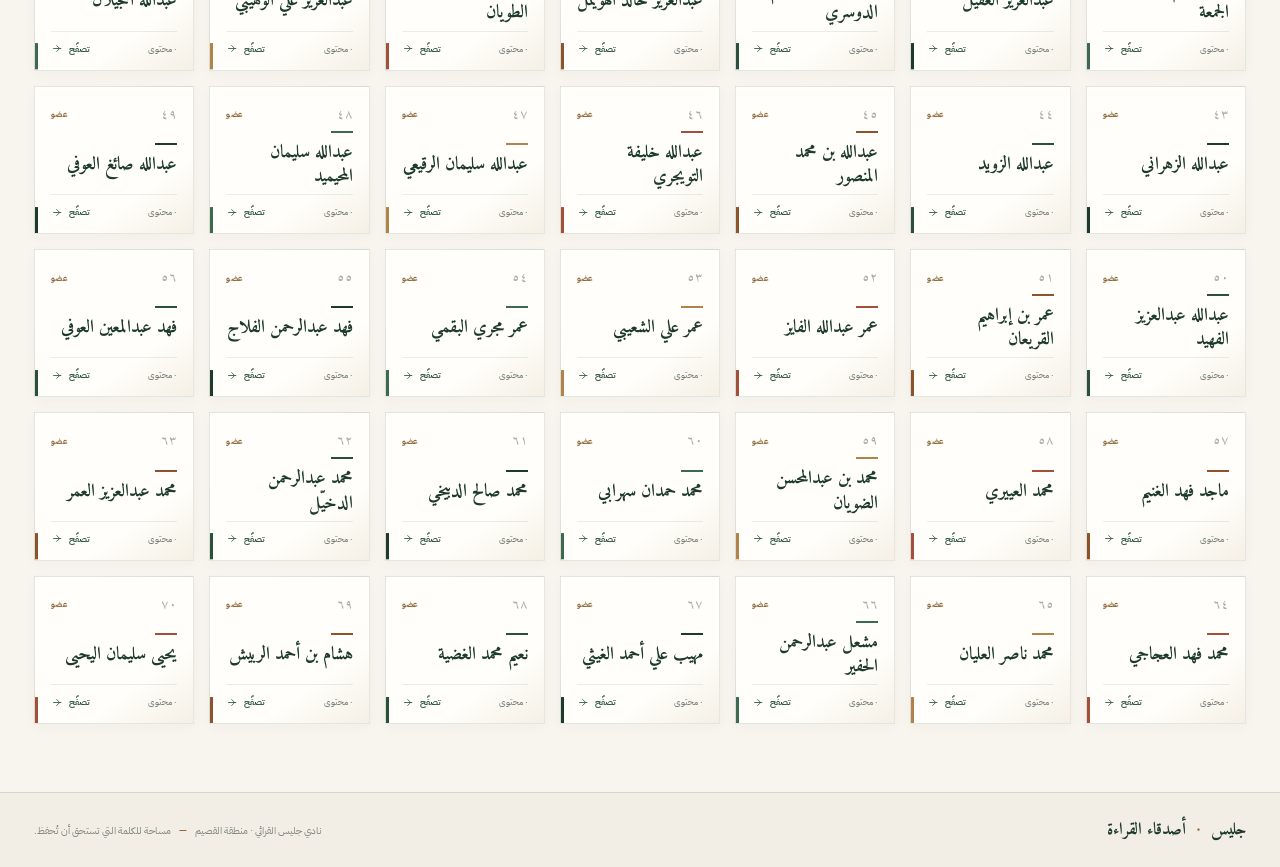
<file: jalees-members/index.html>
﻿<!DOCTYPE html>
<html lang="ar" dir="rtl">
<head>
  <meta charset="UTF-8">
  <meta name="viewport" content="width=device-width, initial-scale=1.0">
  <meta name="theme-color" content="#1E3A2B">
  <title>جليس | مجلس الأعضاء</title>
  <meta name="description" content="مجلس أعضاء نادي جليس القرائي — اقتباسات، مقالات، وملخصات جميع أعضاء النادي · منطقة القصيم">
  <link rel="shortcut icon" href="assets/logo-icon.png" type="image/png">
  <link rel="apple-touch-icon" href="assets/logo-light.png">
  <link rel="manifest" href="manifest.json?v=12">
  <link rel="preconnect" href="https://fonts.googleapis.com">
  <link href="https://fonts.googleapis.com/css2?family=IBM+Plex+Sans+Arabic:wght@300;400;500;600;700;800&family=Amiri:ital,wght@0,400;0,700;1,400&display=swap" rel="stylesheet">
  <link rel="stylesheet" href="design.css?v=12">
</head>
<body>
  <div class="page-shell">

    <!-- رأس الموقع -->
    <header class="site-header">
      <div class="header-wrap">
        <a class="header-brand" href="index.html" aria-label="مجلس أعضاء جليس">
          <img class="header-logo" src="assets/logo.png?v=1" alt="جليس — أصدقاء القراءة">
          <span class="brand-divider" aria-hidden="true"></span>
          <span class="brand-caption">مجلس<br>الأعضاء</span>
        </a>
        <span class="header-note"><span class="status-mark"></span> مساحة الأعضاء</span>
      </div>
    </header>

    <!-- رأس المحتوى -->
    <main>
      <section class="hero" aria-labelledby="page-title">
        <div class="hero-inner">
          <div class="hero-copy">
            <p class="hero-eyebrow"><span></span> نادي جليس القرائي · منطقة القصيم</p>
            <h1 id="page-title">وجوهٌ تقرأ،<br><em>وأفكارٌ تبقى.</em></h1>
            <p class="hero-description">مساحة تجمع سجلّ أعضاء جليس، وتوثّق اقتباساتهم ومقالاتهم وملخصاتهم؛ لتبقى تجارب القراءة والأفكار الجميلة حاضرة في مجلس واحد.</p>

          </div>
          <div class="hero-art" aria-hidden="true">
            <div class="book-stack book-stack-back"></div>
            <div class="book-stack book-stack-front"><span>جليس</span><i></i></div>
            <span class="hero-quote-mark">”</span>
          </div>
          <div class="hero-index" aria-hidden="true">مجلس<br><strong>جليس</strong><span>١٤٤٧ — ٢٠٢٦</span></div>
        </div>
      </section>

      <section class="directory-section" id="members" aria-labelledby="members-title">
        <div class="directory-heading">
          <div>

            <h2 id="members-title">سجل الأعضاء</h2>
            <p class="section-description">اختر عضواً لتدخل مكتبته الشخصية: اقتباساته، مقالاته وملخصاته.</p>
          </div>
          <div class="member-total"><strong id="member-count">—</strong><span>قارئاً<br>في المجلس</span></div>
        </div>

        <div class="directory-tools">
          <label class="search-wrap" for="member-search">
            <span class="search-label">بحث</span>
            <input class="search-input" id="member-search" type="search" placeholder="اكتب اسم العضو" autocomplete="off" aria-label="ابحث باسم العضو">
          </label>
          <p class="directory-hint">تصفّح الأعضاء، واختر من يرافقك في القراءة.</p>
        </div>

    <!-- شبكة الأعضاء -->
        <div class="grid-wrap">
          <div class="members-grid" id="members-grid"></div>
          <div class="empty-state" id="empty-state" hidden>
            <div class="empty-rule"></div>
            <h3>لم نعثر على هذا الاسم</h3>
            <p>جرّب البحث باسم آخر.</p>
          </div>
        </div>
      </section>
    </main>

    <!-- تذييل -->
    <footer class="site-footer">
      <div class="footer-wrap">
        <div class="footer-brand">جليس <span>·</span> أصدقاء القراءة</div>
        <div class="footer-text">نادي جليس القرائي · منطقة القصيم <span>—</span> مساحة للكلمة التي تستحق أن تُحفظ.</div>
      </div>
    </footer>

  </div>

  <script src="data/members.js?v=12" defer></script>
  <script src="script.js?v=12" defer></script>
</body>
</html>
</file>
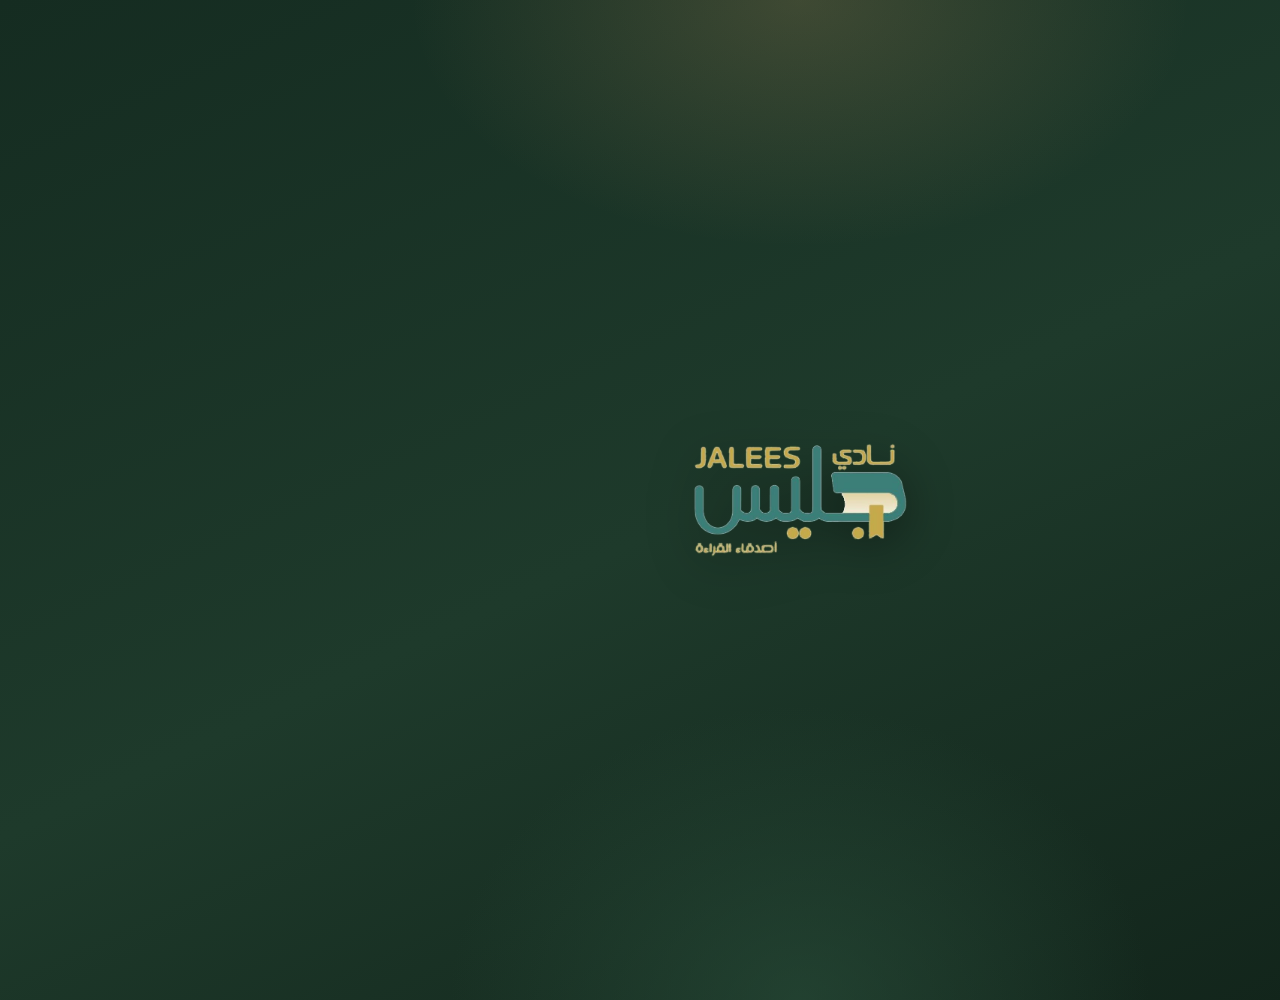
<file: _promo-frame.html>
<!DOCTYPE html>
<html lang="en" dir="ltr">
<head>
<meta charset="UTF-8">
<title>promo frame</title>
<style>
  html, body { margin: 0; padding: 0; background: #101010; }
  iframe { position: absolute; top: 0; left: 0; width: 1600px; height: 1000px; border: 0; }
</style>
</head>
<body>
  <iframe src="_promo.html"></iframe>
</body>
</html>
</file>
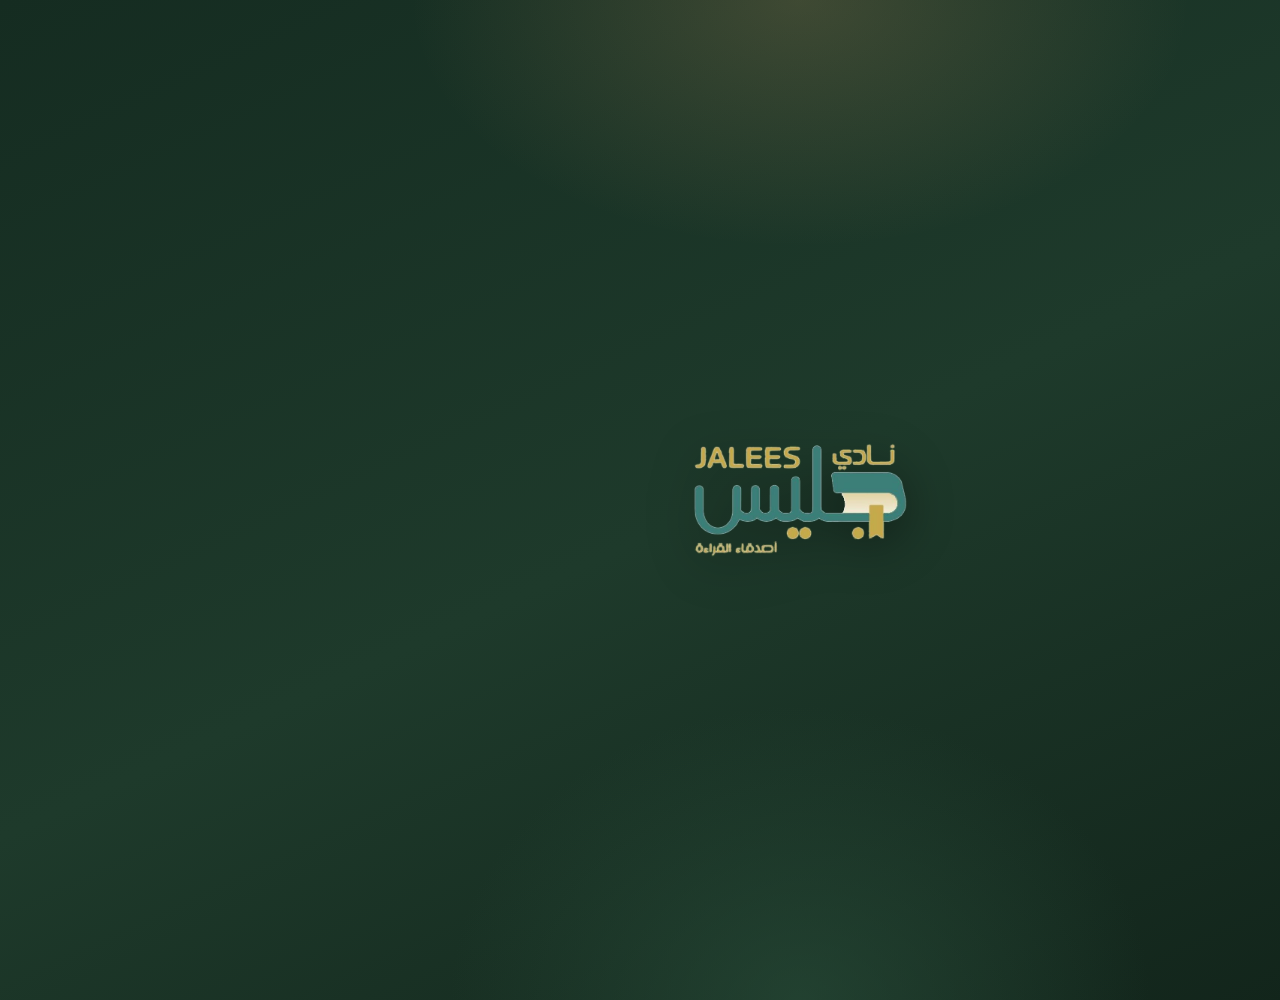
<file: _promo.html>
<!DOCTYPE html>
<html lang="ar" dir="rtl">
<head>
<meta charset="UTF-8">
<title>jalees promo</title>
<style>
  html, body { margin: 0; padding: 0; width: 1600px; height: 1000px; overflow: hidden; background: #0B1711; }
  #stage { position: absolute; inset: 0; width: 1600px; height: 1000px; border: 0; display: block; }
</style>
</head>
<body>
  <iframe id="stage" src="index.html?demo=1"></iframe>
  <script>
    var frame = document.getElementById('stage');
    frame.addEventListener('load', inject);

    function row(rank, name, color, pages) {
      return '' +
        '<div class="board-row is-top">' +
          '<span class="board-rank">' + rank + '</span>' +
          '<span class="board-avatar" style="background:linear-gradient(135deg,' + color + ',#14291D)">' + name.charAt(0) + '</span>' +
          '<div class="board-info"><strong>' + name + '</strong><span>عضو</span></div>' +
          '<div class="board-pages"><strong>' + pages + '</strong><span>صفحة</span></div>' +
        '</div>';
    }

    function inject() {
      var w = frame.contentWindow;
      var d = w.document;
      var rtl = function (v) { return v; };

      try { w.go('home'); } catch (e) {}

      var board = row('١', 'محمد الدبيخي', '#1E3A2B', '٢٤٦') +
                  row('٢', 'خالد الواصل', '#8C532D', '٢١٨') +
                  row('٣', 'مشعل الحفير', '#A3503B', '١٨٤');
      var homeBoard = d.getElementById('home-board');
      if (homeBoard) homeBoard.innerHTML = board;

      d.querySelector('.stage-kicker').textContent = 'إعلان الموقع الجديد · مساحة الأعضاء';
      d.querySelector('.stage-brand h2').innerHTML = 'أطلقنا<br><span>مساحة الأعضاء.</span>';
      d.querySelector('.stage-text').textContent = 'ورد القراءة الأسبوعي، لوحة الأعضاء، الاقتباسات، مكتبة النادي، ومقالات الأعضاء… كل ذلك في مساحة واحدة صُممت بهوية النادي.';
      d.querySelector('.stage-foot').innerHTML = '<span class="stage-url">jallees.vercel.app</span><span class="stage-note">دخول برمز العضوية</span>';

      var list = d.querySelector('.stage-list');
      if (list) {
        list.outerHTML = '' +
          '<div class="stage-board">' +
            '<div class="stage-board-head"><span>أبطال هذا الأسبوع</span><b>أكثر الأعضاء قراءة</b></div>' +
            board +
          '</div>';
      }

      var css = d.createElement('style');
      css.textContent = `
        body { padding: 0 !important; }
        .stage { max-width: 1600px; gap: 96px; padding: 0 120px; box-sizing: border-box; }
        .stage-brand { width: 420px; }
        .stage-brand h2 { font-size: 46px; }
        .stage-text { font-size: 15px; margin: 20px 0 24px; }
        .stage-kicker { font-size: 12px; margin-bottom: 18px; }

        .stage-board { display: grid; gap: 9px; }
        .stage-board-head {
          display: flex; align-items: baseline; justify-content: space-between;
          margin-bottom: 4px; padding-bottom: 9px;
          border-bottom: 1px solid rgba(197, 155, 99, 0.22);
        }
        .stage-board-head span { font-size: 15px; font-weight: 700; color: #F8F5EE; }
        .stage-board-head b { font-size: 10px; font-weight: 500; color: rgba(248, 245, 238, 0.45); letter-spacing: 0.3px; }

        .stage-board .board-row {
          padding: 10px 13px;
          border-radius: 15px;
          background: rgba(248, 245, 238, 0.045);
          border: 1px solid rgba(197, 155, 99, 0.16);
          gap: 11px;
        }
        .stage-board .board-row.is-top .board-rank {
          background: rgba(197, 155, 99, 0.16);
          border: 1px solid rgba(197, 155, 99, 0.32);
          color: #E3C393;
        }
        .stage-board .board-row:first-child { background: rgba(197, 155, 99, 0.09); border-color: rgba(197, 155, 99, 0.34); }
        .stage-board .board-rank { width: 27px; height: 27px; border-radius: 9px; font-size: 12px; }
        .stage-board .board-avatar { width: 36px; height: 36px; font-size: 13px; box-shadow: 0 4px 10px rgba(0, 0, 0, 0.3); }
        .stage-board .board-row:first-child .board-avatar { box-shadow: 0 0 0 2px rgba(197, 155, 99, 0.55); }
        .stage-board .board-info strong { font-size: 14px; color: #F8F5EE; }
        .stage-board .board-info span { font-size: 9.5px; color: rgba(248, 245, 238, 0.42); }
        .stage-board .board-pages strong { font-size: 17px; color: #E3C393; }
        .stage-board .board-pages span { font-size: 9px; color: rgba(248, 245, 238, 0.42); }

        .stage-foot { display: flex; align-items: center; justify-content: space-between; gap: 12px; margin-top: 30px; }
        .stage-url {
          display: inline-flex; align-items: center; gap: 6px;
          padding: 7px 14px; border-radius: 999px;
          border: 1px solid rgba(197, 155, 99, 0.5);
          background: rgba(197, 155, 99, 0.12);
          color: #E3C393; font-size: 13px; font-weight: 600;
          direction: ltr; letter-spacing: 0.4px;
        }
        .stage-note { font-size: 10.5px; color: rgba(248, 245, 238, 0.42); }
      `;
      d.head.appendChild(css);

      document.title = 'READY';
    }
  </script>
</body>
</html>
</file>
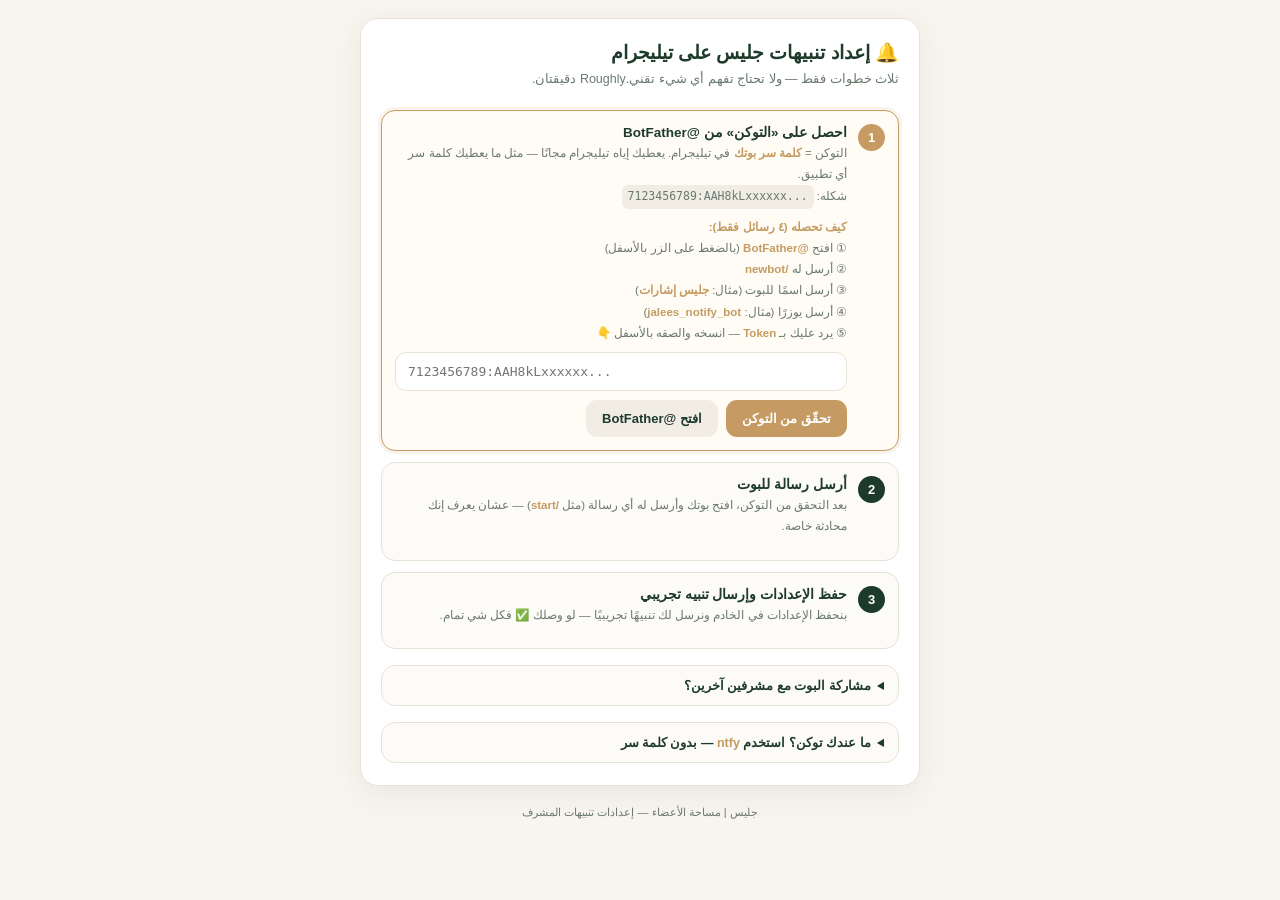
<file: telegram-setup.html>
<!DOCTYPE html>
<html lang="ar" dir="rtl">
<head>
<meta charset="UTF-8">
<meta name="viewport" content="width=device-width, initial-scale=1.0">
<title>إعداد تنبيهات جليس | تيليجرام</title>
<style>
  :root { --green:#1E3A2B; --gold:#C59B63; --line:#E8E2D6; --muted:#6B7A6E; --bg:#F8F5EE; }
  * { box-sizing:border-box; }
  body { margin:0; font-family: Tahoma, Arial, sans-serif; background:var(--bg); color:var(--green); padding:18px 14px 60px; }
  .card { max-width:560px; margin:0 auto; background:#fff; border:1px solid var(--line); border-radius:18px; padding:22px 20px; box-shadow:0 8px 30px rgba(30,58,43,.07); }
  h1 { font-size:19px; margin:0 0 4px; }
  .sub { font-size:12.5px; color:var(--muted); line-height:1.9; margin:0 0 18px; }
  .step { display:flex; gap:11px; padding:13px; border:1px solid var(--line); border-radius:14px; margin-bottom:11px; background:#FCFBF7; }
  .step.done { border-color:#BFE3C4; background:#F3FBF4; }
  .step.active { border-color:var(--gold); background:#FFFCF5; box-shadow:0 0 0 3px rgba(197,155,99,.12); }
  .num { flex:none; width:27px; height:27px; border-radius:50%; background:var(--green); color:#fff; display:grid; place-items:center; font-size:13px; font-weight:700; }
  .step.done .num { background:#4CAF50; }
  .step.active .num { background:var(--gold); }
  .body { flex:1; }
  .body strong { display:block; font-size:13.5px; margin-bottom:3px; }
  .body p { font-size:11.5px; color:var(--muted); line-height:1.85; margin:0 0 8px; }
  .body b { color:var(--gold); }
  code, .mono { font-family: Consolas, monospace; background:#F1EDE4; padding:1px 6px; border-radius:6px; font-size:11.5px; direction:ltr; display:inline-block; }
  input { width:100%; padding:11px 12px; border:1px solid var(--line); border-radius:11px; font-size:13px; font-family:Consolas,monospace; direction:ltr; text-align:left; background:#fff; }
  input:focus { outline:2px solid rgba(197,155,99,.35); border-color:var(--gold); }
  button { border:0; border-radius:11px; padding:11px 16px; font-size:13px; font-weight:700; cursor:pointer; font-family:inherit; }
  .primary { background:var(--green); color:#fff; }
  .gold { background:var(--gold); color:#fff; }
  .ghost { background:#F1EDE4; color:var(--green); }
  .row { display:flex; gap:8px; margin-top:9px; flex-wrap:wrap; }
  .status { margin-top:16px; padding:12px 14px; border-radius:12px; font-size:12.5px; line-height:1.9; display:none; }
  .status.ok { display:block; background:#F1FBF3; border:1px solid #BFE3C4; color:#246b33; }
  .status.err { display:block; background:#FDF3F3; border:1px solid #F0C2C2; color:#a03232; }
  .status.wait { display:block; background:#FFFCF5; border:1px solid var(--gold); color:#7a5a20; }
  .foot { max-width:560px; margin:16px auto 0; font-size:11px; color:var(--muted); line-height:1.9; text-align:center; }
.alt { margin-top:16px; border:1px solid var(--line); border-radius:14px; background:#FCFBF7; overflow:hidden; }
.alt summary { padding:12px 14px; cursor:pointer; font-size:12.5px; color:var(--green); font-weight:700; }
.alt summary b { color:var(--gold); }
.alt-body { padding:0 14px 14px; }
.alt-body p { font-size:11.5px; color:var(--muted); line-height:1.85; margin:0 0 8px; }
.alt-body ol { margin:0 0 10px; padding-inline-start:18px; font-size:11.5px; color:var(--muted); line-height:1.9; }
</style>
</head>
<body>
<div class="card">
  <h1>🔔 إعداد تنبيهات جليس على تيليجرام</h1>
  <p class="sub">ثلاث خطوات فقط — ولا تحتاج تفهم أي شيء تقني.Roughly دقيقتان.</p>

  <div class="step active" id="s1">
    <span class="num">1</span>
    <div class="body">
      <strong>احصل على «التوكن» من @BotFather</strong>
      <p>التوكن = <b>كلمة سر بوتك</b> في تيليجرام. يعطيك إياه تيليجرام مجانًا — مثل ما يعطيك كلمة سر أي تطبيق.
      <br>شكله: <code>7123456789:AAH8kLxxxxxx...</code></p>
      <p><b>كيف تحصله (٤ رسائل فقط):</b><br>
      ① افتح <b>@BotFather</b> (بالضغط على الزر بالأسفل)<br>
      ② أرسل له <b>/newbot</b><br>
      ③ أرسل اسمًا للبوت (مثال: <b>جليس إشارات</b>)<br>
      ④ أرسل يوزرًا (مثال: <b>jalees_notify_bot</b>)<br>
      ⑤ يرد عليك بـ <b>Token</b> — انسخه والصقه بالأسفل 👇</p>
      <input id="token" placeholder="7123456789:AAH8kLxxxxxx..." autocomplete="off">
      <div class="row">
        <button class="gold" id="btnCheck">تحقّق من التوكن</button>
        <a class="ghost" style="text-decoration:none;padding:11px 16px;border-radius:11px;display:inline-block;font-size:13px;font-weight:700" href="https://t.me/BotFather" target="_blank" rel="noopener">افتح @BotFather</a>
      </div>
    </div>
  </div>

  <div class="step" id="s2">
    <span class="num">2</span>
    <div class="body">
      <strong>أرسل رسالة للبوت</strong>
      <p id="s2text">بعد التحقق من التوكن، افتح بوتك وأرسل له أي رسالة (مثل <b>/start</b>) — عشان يعرف إنك محادثة خاصة.</p>
      <div class="row">
        <a class="ghost" id="botLink" style="text-decoration:none;padding:11px 16px;border-radius:11px;display:inline-block;font-size:13px;font-weight:700;display:none" href="#" target="_blank" rel="noopener">افتح بوتك</a>
        <button class="gold" id="btnChat" style="display:none">وجدت المحادثة — متابعة</button>
      </div>
    </div>
  </div>

  <div class="step" id="s3">
    <span class="num">3</span>
    <div class="body">
      <strong>حفظ الإعدادات وإرسال تنبيه تجريبي</strong>
      <p>بنحفظ الإعدادات في الخادم ونرسل لك تنبيهًا تجريبيًا — لو وصلك ✅ فكل شي تمام.</p>
      <div class="row">
        <button class="primary" id="btnSave" style="display:none">احفظ وأرسل تجريبي</button>
      </div>
    </div>
  </div>

  <div class="status" id="status"></div>

  <details class="alt">
    <summary>مشاركة البوت مع مشرفين آخرين؟</summary>
    <div class="alt-body">
      <p>تقدر ترسل التنبيهات <b>لأكثر من شخص</b> — إما أرقام مفردة، أو مجموعة واحدة.</p>
      <p><b>الطريقة ١ — أرقام مفردة:</b> كل مشرف يفتح <b>https://t.me/userinfobot</b> وياخذ رقمه ← افصل الأرقام بفاصلة.</p>
      <p><b>الطريقة ٢ — مجموعة (الأفضل):</b> أنشئ مجموعة في تيليجرام «تنبيهات جليس» ← أضف بوتك <b>مشرفًا (Admin)</b> ← الرقم يبدأ بـ <code>-100</code>.</p>
      <input id="extraChats" placeholder="6584082937, 123456789, -1001234567890" autocomplete="off">
      <small class="field-hint" style="display:block;margin-top:6px;font-size:10.5px;color:#6B7A6E">اتركه فاضيًا للإبقاء على رقمك فقط.</small>
      <div class="row">
        <button class="gold" id="btnExtra">احفظ قائمة المستقبِلين</button>
      </div>
    </div>
  </details>

  <details class="alt">
    <summary>ما عندك توكن؟ استخدم <b>ntfy</b> — بدون كلمة سر</summary>
    <div class="alt-body">
      <p>هذا الطريق أبسط: <b>ما تحتاج توكن ولا كلمة سر</b> — بس تختار اسمًا سريًا للمجلد.</p>
      <ol>
        <li>ثبّت تطبيق <b>ntfy</b> على جوالك (من Google Play أو App Store — مجاني).</li>
        <li>افتح التطبيق واشترك في المجلد، مثلًا: <code>jalees-club-9x2</code> (اختر اسمًا لا يعرفه أحد).</li>
        <li>اكتب نفس الاسم بالأسفل ← «احفظ وأرسل تجريبي».</li>
      </ol>
      <input id="ntfyTopic" placeholder="jalees-club-9x2" autocomplete="off">
      <div class="row">
        <button class="gold" id="btnNtfy">احفظ وأرسل تجريبي (ntfy)</button>
        <a class="ghost" style="text-decoration:none;padding:11px 16px;border-radius:11px;display:inline-block;font-size:13px;font-weight:700" href="https://ntfy.sh" target="_blank" rel="noopener">حمّل تطبيق ntfy</a>
      </div>
    </div>
  </details>
</div>

<p class="foot">جليس | مساحة الأعضاء — إعدادات تنبيهات المشرف</p>

<script>
const API = 'https://script.google.com/macros/s/AKfycbykj8VcIZXP6ljg-W0O0qeP1OHVhO7Y_jp9ReJy0i8KswPrQCDHAgtixCfCGz_6a6n-iA/exec';
let token = '';
let botUsername = '';
let chatId = '';

const $ = (s) => document.querySelector(s);
const status = (kind, text) => { const el = $('#status'); el.className = 'status ' + kind; el.textContent = text; };
const mark = (id, state) => { const el = $(id); el.classList.remove('active', 'done'); if (state) el.classList.add(state); };

async function tg(method, payload) {
  const url = 'https://api.telegram.org/bot' + token + '/' + method;
  const res = await fetch(url, payload ? { method:'post', headers:{'Content-Type':'application/json'}, body: JSON.stringify(payload) } : undefined);
  const json = await res.json().catch(() => ({}));
  if (!json.ok) throw new Error((json.description || 'خطأ من تيليجرام') + ' — تأكد من التوكن');
  return json.result;
}

$('#btnCheck').addEventListener('click', async () => {
  token = $('#token').value.trim();
  if (!token) { status('err', 'الصق التوكن أولًا.'); return; }
  status('wait', 'جارٍ التحقق…');
  try {
    const me = await tg('getMe');
    botUsername = me.username;
    status('ok', '✅ التوكن صحيح! البوت: @' + botUsername);
    mark('#s1', 'done');
    mark('#s2', 'active');
    const link = $('#botLink');
    link.href = 'https://t.me/' + botUsername;
    link.style.display = 'inline-block';
    link.textContent = 'افتح @' + botUsername;
    $('#btnChat').style.display = 'inline-block';
    $('#s2text').innerHTML = 'افتح بوتك (<b>@' + botUsername + '</b>) بالضغط على الزر بالأسفل، وأرسل له أي رسالة (مثل <b>/start</b>).';
  } catch (e) {
    status('err', '❌ ' + e.message);
  }
});

$('#btnChat').addEventListener('click', async () => {
  status('wait', 'جارٍ البحث عن محادثتك…');
  const findChat = async () => {
    const updates = await tg('getUpdates', { limit: 30 });
    let found = '';
    updates.forEach((u) => {
      const m = u.message || u.edited_message || {};
      if (m.chat && !found) found = String(m.chat.id);
    });
    return found;
  };
  try {
    let found = await findChat();
    /* ننتظر حتى ٤٠ ثانية — المستخدم قد يكون يرسل /start الآن */
    const started = Date.now();
    while (!found && Date.now() - started < 40000) {
      status('wait', 'لم تصل رسالة بعد — افتح البوت وأرسل /start (ننتظرك هنا…)');
      await new Promise((r) => setTimeout(r, 2500));
      try { found = await findChat(); } catch (e) { /* نكمل المحاولة */ }
    }
    if (!found) {
      status('err', 'ما وصلت رسالة. افتح @' + botUsername + ' (الزر بالأعلى) وأرسل /start، ثم اضغط «وجدت المحادثة» مرة ثانية.');
      return;
    }
    chatId = found;
    status('ok', '✅ رقم المحادثة: ' + chatId);
    mark('#s2', 'done');
    mark('#s3', 'active');
    $('#btnSave').style.display = 'inline-block';
  } catch (e) {
    status('err', '❌ ' + e.message);
  }
});

$('#btnSave').addEventListener('click', async () => {
  status('wait', 'جارٍ الحفظ والإرسال…');
  try {
    const payload = {
      action: 'saveNotifySettings',
      data: JSON.stringify({
        channel: 'telegram',
        telegramToken: token,
        telegramChat: chatId,
        types: ['register','join','consultation','article','book','weekly','archive','window','selection','summary','member']
      })
    };
    const saved = await (await fetch(API, {
      method: 'POST',
      headers: { 'Content-Type': 'application/x-www-form-urlencoded' },
      body: 'action=saveNotifySettings&data=' + encodeURIComponent(payload.data)
    })).json();
    if (!saved || saved.success !== true) {
      const msg = String((saved && (saved.error || saved.message)) || 'تعذر الحفظ');
      if (/غير معروف|unknown action/i.test(msg)) {
        throw new Error('الخادم المنشور ما زال قديمًا (r37). الحل:\n\n١) الصق apps-script-final-full.txt في Apps Script\n٢) Deploy → New version\n٣) شغّل setupJaleesSheets مرة واحدة\n٤) ارجع هنا واضغط «احفظ وأرسل تجريبي»');
      }
      throw new Error(msg);
    }

    const test = await (await fetch(API, {
      method: 'POST',
      headers: { 'Content-Type': 'application/x-www-form-urlencoded' },
      body: 'action=testNotification&data=' + encodeURIComponent(JSON.stringify({}))
    })).json();

    if (test && test.pushed) {
      status('ok', '🎉 تم! وصل التنبيه التجريبي لتيليجرام — افتح تيليجرام الآن.\n\nكل طلب تسجيل جديد س يصلك إشعار فورًا.');
      mark('#s3', 'done');
    } else {
      const detail = String((test && test.detail) || 'تحقق من الاتصال بالإنترنت');
      if (/غير معروف|unknown action/i.test(detail)) {
        status('err', 'الخادم المنشور ما زال قديمًا (r37). الحل: الصق apps-script-final-full.txt ← Deploy → New version ← شغّل setupJaleesSheets ← ارجع هنا.');
      } else {
        status('err', 'حُفظت الإعدادات لكن لم يصل التنبيه: ' + detail);
      }
    }
  } catch (e) {
    status('err', '❌ ' + (e.message || e));
  }
});
$('#btnExtra').addEventListener('click', async () => {
  const list = $('#extraChats').value.split(/[,;\n\r]+/).map((v) => v.trim()).filter(Boolean);
  if (!list.length) { status('err', 'اكتب رقمًا واحدًا على الأقل.'); return; }
  status('wait', 'جارٍ الحفظ…');
  try {
    const saved = await (await fetch(API, {
      method: 'POST',
      headers: { 'Content-Type': 'application/x-www-form-urlencoded' },
      body: 'action=saveNotifySettings&data=' + encodeURIComponent(JSON.stringify({ channel: 'telegram', telegramToken: token, telegramChat: list.join(','), types: ['register','join','consultation','article','book','weekly','archive','window','selection','summary','member'] }))
    })).json();
    if (!saved || saved.success !== true) throw new Error((saved && (saved.error || saved.message)) || 'تعذر الحفظ');
    const test = await (await fetch(API, {
      method: 'POST',
      headers: { 'Content-Type': 'application/x-www-form-urlencoded' },
      body: 'action=testNotification&data=' + encodeURIComponent(JSON.stringify({}))
    })).json();
    if (test && test.pushed) status('ok', '🎉 تم! صار التنبيه يروح لـ ' + list.length + ' محادثة. ' + ((test.detail) || ''));
    else status('err', 'حُفظت القائمة لكن لم يصل التنبيه: ' + ((test && test.detail) || 'تحقق من الأرقام'));
  } catch (e) {
    status('err', '❌ ' + (e.message || e));
  }
});

$('#btnNtfy').addEventListener('click', async () => {
  const topic = $('#ntfyTopic').value.trim();
  if (!topic) { status('err', 'اكتب اسم المجلد أولًا.'); return; }
  status('wait', 'جارٍ الحفظ والإرسال…');
  try {
    const types = ['register','join','consultation','article','book','weekly','archive','window','selection','summary','member'];
    const saved = await (await fetch(API, {
      method: 'POST',
      headers: { 'Content-Type': 'application/x-www-form-urlencoded' },
      body: 'action=saveNotifySettings&data=' + encodeURIComponent(JSON.stringify({ channel: 'ntfy', ntfyTopic: topic, types: types }))
    })).json();
    if (!saved || saved.success !== true) throw new Error((saved && saved.error) || 'تعذر الحفظ');
    const test = await (await fetch(API, {
      method: 'POST',
      headers: { 'Content-Type': 'application/x-www-form-urlencoded' },
      body: 'action=testNotification&data=' + encodeURIComponent(JSON.stringify({}))
    })).json();
    if (test && test.pushed) {
      status('ok', '🎉 تم! افتح تطبيق ntfy على جوالك — لازم تكون مشترك في المجلد: ' + topic);
    } else {
      status('err', 'حُفظت الإعدادات لكن لم يصل التنبيه: ' + ((test && test.detail) || 'تأكد أنك مشترك في المجلد بنفس الاسم'));
    }
  } catch (e) {
    status('err', '❌ ' + (e.message || e));
  }
});
</script>
</body>
</html>
</file>
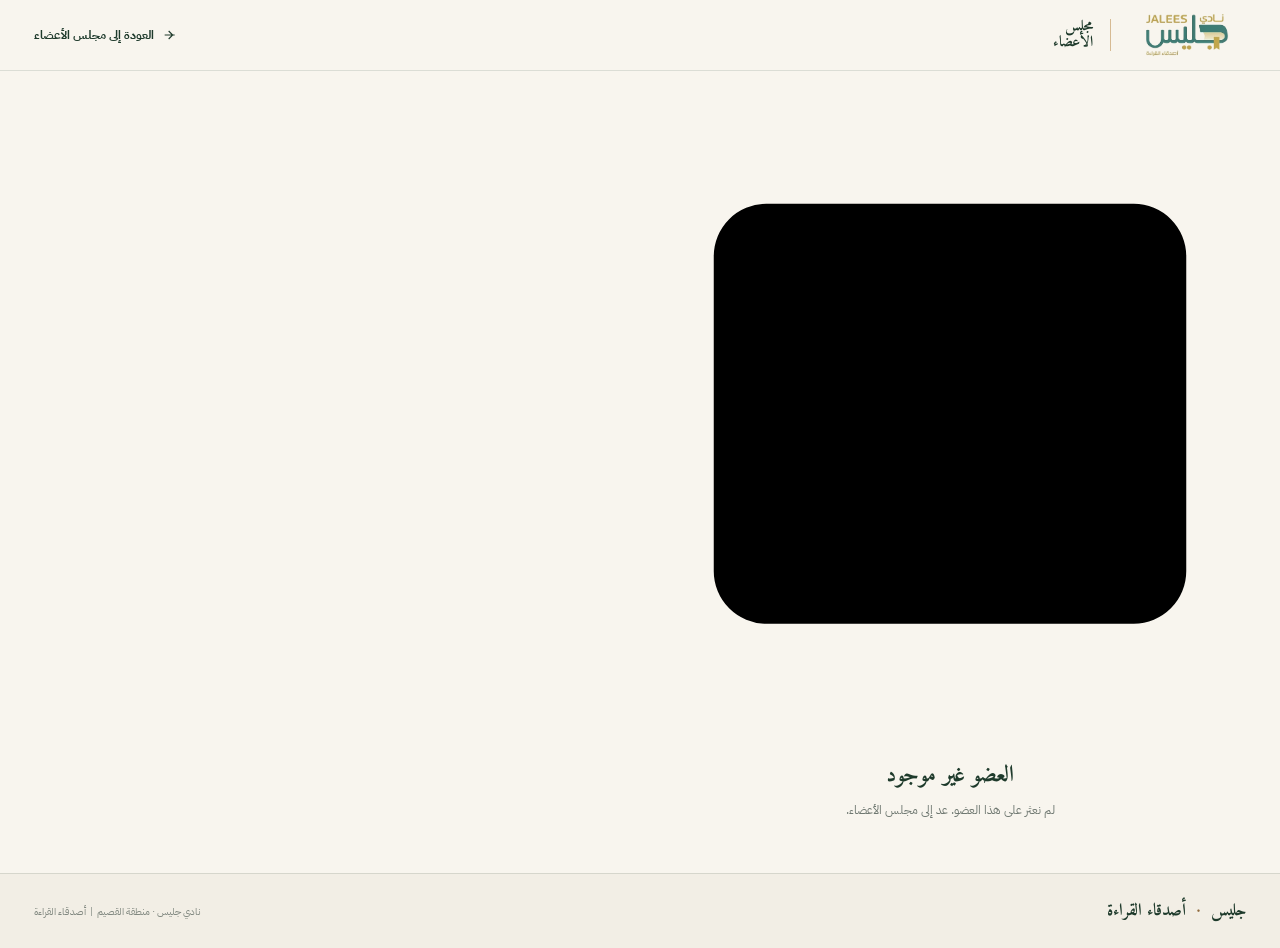
<file: jalees-members/member.html>
﻿<!DOCTYPE html>
<html lang="ar" dir="rtl">
<head>
  <meta charset="UTF-8">
  <meta name="viewport" content="width=device-width, initial-scale=1.0">
  <meta name="theme-color" content="#1E3A2B">
  <title>عضو | مجلس جليس</title>
  <meta name="description" content="اقتباسات ومقالات وملخصات العضو في نادي جليس القرائي · منطقة القصيم">
  <link rel="shortcut icon" href="assets/logo-icon.png" type="image/png">
  <link rel="apple-touch-icon" href="assets/logo-light.png">
  <link rel="manifest" href="manifest.json?v=12">
  <link rel="preconnect" href="https://fonts.googleapis.com">
  <link href="https://fonts.googleapis.com/css2?family=IBM+Plex+Sans+Arabic:wght@300;400;500;600;700;800&family=Amiri:ital,wght@0,400;0,700;1,400&display=swap" rel="stylesheet">
  <link rel="stylesheet" href="design.css?v=12">
</head>
<body>
  <div class="page-shell">

    <!-- رأس الصفحة مع زر الرجوع -->
    <header class="member-headbar">
      <div class="header-wrap">
        <a class="header-brand" href="index.html" aria-label="مجلس أعضاء جليس">
          <img class="header-logo" src="assets/logo.png?v=1" alt="جليس — أصدقاء القراءة">
          <span class="brand-divider" aria-hidden="true"></span>
          <span class="brand-caption">مجلس<br>الأعضاء</span>
        </a>
        <a class="back-link" href="index.html">
          <svg viewBox="0 0 24 24" aria-hidden="true"><path d="M4 12h15M10 6l6 6-6 6"/></svg>
          العودة إلى مجلس الأعضاء
        </a>
      </div>
    </header>

    <div id="member-root">
    <!-- بطاقة العضو -->
    <div class="member-hero">
      <div class="member-avatar member-avatar-fill">ج</div>
      <h1 class="member-name member-name-fill">العضو</h1>
      <div class="member-meta">
        <span class="member-role-chip member-role-fill">عضو</span>
        <span>عضو منذ <span class="member-since-fill">٢٠٢٤</span></span>
      </div>
    </div>

    <!-- المحتوى -->
    <div class="content-area">

      <!-- الاقتباسات -->
      <section class="section" id="sec-quotes">
        <div class="section-head" id="quotes-head">
          <svg class="section-icon" viewBox="0 0 24 24" aria-hidden="true"><path d="M9.5 7C6.5 8.3 5 10.8 5 14.5V17h5v-5H7.8c0-1.9.7-3.2 2.2-4.1zM19 7c-3 1.3-4.5 3.8-4.5 7.5V17h5v-5h-2.2c0-1.9.7-3.2 2.2-4.1z"/></svg>
          <h2>اقتباسات</h2>
          <span class="count">0</span>
        </div>
        <div class="quotes-list" id="quotes-list"></div>
      </section>

      <!-- المقالات -->
      <section class="section" id="sec-articles">
        <div class="section-head" id="articles-head">
          <svg class="section-icon" viewBox="0 0 24 24" aria-hidden="true"><path d="M14 3H6a1 1 0 0 0-1 1v16a1 1 0 0 0 1 1h12a1 1 0 0 0 1-1V8z"/><path d="M14 3v5h5M8 12h8M8 16h8M8 8h3"/></svg>
          <h2>مقالات</h2>
          <span class="count">0</span>
        </div>
        <div class="articles-list" id="articles-list"></div>
      </section>

      <!-- الملخصات -->
      <section class="section" id="sec-summaries">
        <div class="section-head" id="summaries-head">
          <svg class="section-icon" viewBox="0 0 24 24" aria-hidden="true"><path d="M12 6.5C10 4.8 7.5 4 4 4v15c3.5 0 6 .8 8 2.5 2-1.7 4.5-2.5 8-2.5V4c-3.5 0-6 .8-8 2.5Z"/><path d="M12 6.5V21"/></svg>
          <h2>ملخصات</h2>
          <span class="count">0</span>
        </div>
        <div class="summaries-list" id="summaries-list"></div>
      </section>

    </div>
    </div>

    <footer class="site-footer">
      <div class="footer-wrap">
        <div class="footer-brand">جليس <span>·</span> أصدقاء القراءة</div>
        <div class="footer-text">
          نادي جليس · منطقة القصيم &nbsp;|&nbsp; أصدقاء القراءة
        </div>
      </div>
    </footer>

  </div>

  <script src="data/members.js?v=12" defer></script>
  <script src="script.js?v=12" defer></script>
</body>
</html>
</file>
<file: app.css>
/* ==========================================================================
   ط¬ظ„ظٹط³ | ظ…ط³ط§ط­ط© ط§ظ„ط£ط¹ط¶ط§ط، â€” ظ‡ظˆظٹط© ط¨طµط±ظٹط© ظ…ط³طھظ…ط¯ط© ظ…ظ† ط´ط¹ط§ط± ط§ظ„ظ†ط§ط¯ظٹ
   ط£ط®ط¶ط± ط§ظ„ط؛ط§ط¨ط© آ· ظˆط±ظ‚ ط¯ط§ظپط¦ آ· ط°ظ‡ط¨ ط§ظ„ظƒطھط¨ آ· ط®ط· IBM Plex Sans Arabic + Amiri
   ========================================================================== */

:root {
  --green-900: #0F1F17;
  --green-800: #162C21;
  --green-700: #1E3A2B;
  --green-600: #2A4F3B;
  --green-500: #3B6A51;
  --green-100: #DCE7DE;
  --green-50: #EDF3ED;

  --paper: #F8F5EE;
  --paper-2: #F1EBDD;
  --paper-3: #E7DDC9;
  --white: #FFFFFF;

  --gold: #C59B63;
  --gold-600: #B1834A;
  --gold-700: #8C6531;
  --gold-soft: #F0E2CB;
  --gold-glow: rgba(197, 155, 99, 0.22);

  --wood: #8C532D;
  --clay: #A3503B;

  --ink: #1D2420;
  --muted: #5F6B64;
  --muted-2: #8B958F;
  --line: rgba(30, 58, 43, 0.11);
  --line-strong: rgba(30, 58, 43, 0.2);

  --font: 'IBM Plex Sans Arabic', 'Tajawal', -apple-system, BlinkMacSystemFont, 'Segoe UI', Tahoma, sans-serif;
  --serif: 'Amiri', 'Traditional Arabic', 'Times New Roman', serif;

  --r-xs: 10px;
  --r-sm: 14px;
  --r-md: 18px;
  --r-lg: 24px;
  --r-xl: 30px;
  --r-full: 999px;

  --shadow-xs: 0 2px 8px rgba(30, 58, 43, 0.05);
  --shadow-sm: 0 6px 18px rgba(30, 58, 43, 0.07);
  --shadow-md: 0 14px 34px rgba(30, 58, 43, 0.11);
  --shadow-lg: 0 30px 60px rgba(9, 20, 14, 0.35);

  --ease: cubic-bezier(0.22, 1, 0.36, 1);
}

*, *::before, *::after { box-sizing: border-box; margin: 0; padding: 0; }

html { -webkit-text-size-adjust: 100%; }

body {
  min-height: 100dvh;
  display: grid;
  place-items: center;
  padding: 24px;
  font-family: var(--font);
  color: var(--ink);
  direction: rtl;
  text-align: right;
  background:
    radial-gradient(900px 560px at 82% -8%, rgba(197, 155, 99, 0.2), transparent 70%),
    radial-gradient(700px 500px at 10% 110%, rgba(42, 79, 59, 0.55), transparent 70%),
    linear-gradient(160deg, #0B1711 0%, #102319 55%, #0A1510 100%);
  -webkit-font-smoothing: antialiased;
  overflow-x: hidden;
}

body::before {
  content: '';
  position: fixed;
  inset: 0;
  background-image:
    linear-gradient(rgba(197, 155, 99, 0.05) 1px, transparent 1px),
    linear-gradient(90deg, rgba(197, 155, 99, 0.05) 1px, transparent 1px);
  background-size: 64px 64px;
  mask-image: radial-gradient(circle at 50% 30%, #000 10%, transparent 72%);
  pointer-events: none;
}

button, input, select, textarea { font: inherit; color: inherit; }
button { border: 0; background: none; cursor: pointer; }
a { color: inherit; text-decoration: none; }
ul { list-style: none; }
img, svg { display: block; max-width: 100%; }
button, [role="button"] { -webkit-tap-highlight-color: transparent; }

:focus-visible {
  outline: 2px solid var(--gold);
  outline-offset: 3px;
  border-radius: 6px;
}

.sprite { position: absolute; width: 0; height: 0; overflow: hidden; }

.ic {
  width: 20px;
  height: 20px;
  flex: none;
  fill: none;
  stroke: currentColor;
  stroke-width: 1.8;
  stroke-linecap: round;
  stroke-linejoin: round;
}

/* ---------- ط´ط§ط´ط© ط§ظ„طھط­ظ…ظٹظ„ (Splash) ---------- */
.splash {
  position: fixed;
  inset: 0;
  z-index: 9999;
  display: grid;
  place-items: center;
  background:
    radial-gradient(600px 380px at 50% 0%, rgba(197, 155, 99, 0.22), transparent 65%),
    radial-gradient(500px 420px at 50% 100%, rgba(42, 79, 59, 0.6), transparent 70%),
    linear-gradient(155deg, #152C21 0%, #1E3A2B 48%, #102118 100%);
  transition: opacity 0.5s ease, visibility 0.5s ease;
}
.splash.hidden {
  opacity: 0;
  visibility: hidden;
  pointer-events: none;
}
.splash-logo {
  width: 220px;
  height: auto;
  filter: drop-shadow(0 10px 24px rgba(0, 0, 0, 0.4));
  animation: splash-in 0.7s var(--ease) both;
}
@keyframes splash-in {
  from { opacity: 0; transform: scale(0.88); }
  to { opacity: 1; transform: scale(1); }
}

/* ---------- ظ…ط³ط±ط­ ط§ظ„ط¹ط±ط¶ ---------- */
.stage {
  display: flex;
  align-items: center;
  justify-content: center;
  gap: clamp(48px, 7vw, 110px);
  width: 100%;
  max-width: 1360px;
}

.stage-brand {
  display: none;
  width: 350px;
  color: var(--paper);
}

.stage-logo {
  width: 240px;
  height: auto;
  margin-bottom: 26px;
  filter: drop-shadow(0 10px 24px rgba(0, 0, 0, 0.35));
}

.brand-lockup { display: flex; align-items: center; gap: 10px; }
.brand-lockup-text { display: flex; flex-direction: column; line-height: 1.1; }
.brand-logo { display: block; object-fit: contain; border: 0; max-width: 100%; height: auto; }
.brand-logo-lg { width: 160px; }
.brand-logo-md { width: 120px; }
.brand-logo-sm { width: 72px; }
.brand-lockup-text strong { font-weight: 800; letter-spacing: 0.3px; }
.brand-lockup-text small { color: var(--gold); letter-spacing: 1.1px; font-weight: 500; }
.brand-emblem { display: grid; place-items: center; color: var(--paper); flex: none; }
.brand-emblem svg { width: 24px; height: 22px; }
.brand-lockup-lg { margin-bottom: 24px; }
.brand-lockup-lg .brand-emblem {
  width: 62px; height: 62px;
  border: 1px solid rgba(197, 155, 99, 0.32);
  border-radius: 18px;
  background: rgba(197, 155, 99, 0.08);
  box-shadow: inset 0 0 24px rgba(197, 155, 99, 0.06);
}
.brand-lockup-lg .brand-emblem svg { width: 40px; height: 36px; }
.brand-lockup-lg .brand-lockup-text strong { font-size: 40px; line-height: 1; }
.brand-lockup-lg .brand-lockup-text small { font-size: 10px; margin-top: 5px; }
.brand-lockup-gate .brand-emblem {
  width: 48px; height: 48px;
  border-radius: 14px;
  background: rgba(197, 155, 99, 0.12);
  border: 1px solid rgba(197, 155, 99, 0.28);
}
.brand-lockup-gate .brand-emblem svg { width: 31px; height: 28px; }
.brand-lockup-gate .brand-lockup-text strong { font-size: 25px; line-height: 1; }
.brand-lockup-gate .brand-lockup-text small { font-size: 8px; margin-top: 3px; }
.brand-mark .brand-emblem svg { width: 25px; height: 23px; }

.stage-kicker {
  display: inline-flex;
  align-items: center;
  gap: 8px;
  padding: 6px 14px;
  border: 1px solid rgba(197, 155, 99, 0.35);
  border-radius: var(--r-full);
  color: var(--gold);
  font-size: 11.5px;
  font-weight: 600;
  letter-spacing: 0.4px;
  margin-bottom: 22px;
}

.stage-kicker::before {
  content: '';
  width: 6px;
  height: 6px;
  border-radius: 50%;
  background: var(--gold);
  box-shadow: 0 0 0 4px rgba(197, 155, 99, 0.16);
}

.stage-brand h2 {
  font-size: 44px;
  line-height: 1.25;
  font-weight: 800;
  letter-spacing: -0.5px;
}

.stage-brand h2 span {
  display: block;
  color: var(--gold);
  font-family: var(--serif);
  font-size: 30px;
  font-weight: 400;
  margin-top: 8px;
}

.stage-text {
  color: rgba(248, 245, 238, 0.66);
  font-size: 14.5px;
  line-height: 2;
  margin: 22px 0 28px;
}

.stage-list { display: grid; gap: 13px; }

.stage-list li {
  display: flex;
  align-items: center;
  gap: 12px;
  color: rgba(248, 245, 238, 0.82);
  font-size: 13.5px;
}

.stage-list li span {
  font-family: var(--serif);
  color: var(--gold);
  font-size: 15px;
  min-width: 28px;
  padding-bottom: 2px;
  border-bottom: 1px solid rgba(197, 155, 99, 0.35);
}

.stage-foot {
  margin-top: 34px;
  padding-top: 18px;
  border-top: 1px solid rgba(248, 245, 238, 0.12);
  color: rgba(248, 245, 238, 0.4);
  font-size: 11.5px;
}

/* ---------- ط¥ط·ط§ط± ط§ظ„ظ‡ط§طھظپ ---------- */
.phone {
  position: relative;
  width: 420px;
  height: min(884px, calc(100dvh - 48px));
  min-height: 620px;
  padding: 9px;
  border-radius: 56px;
  background: linear-gradient(150deg, #2B332E 0%, #101512 45%, #252C27 100%);
  box-shadow:
    0 0 0 1px rgba(255, 255, 255, 0.1),
    0 0 0 7px #0A0E0B,
    0 0 0 8px rgba(197, 155, 99, 0.28),
    0 44px 90px rgba(0, 0, 0, 0.55),
    inset 0 0 0 1px rgba(255, 255, 255, 0.08);
}

.phone::before,
.phone::after {
  content: '';
  position: absolute;
  left: -11px;
  width: 3px;
  border-radius: 3px;
  background: #232A25;
  box-shadow: inset 0 0 0 1px rgba(255, 255, 255, 0.08);
}

.phone::before { top: 158px; height: 34px; }
.phone::after { top: 210px; height: 62px; }

.phone-notch {
  position: absolute;
  top: 18px;
  left: 50%;
  transform: translateX(-50%);
  width: 112px;
  height: 28px;
  border-radius: var(--r-full);
  background: #060907;
  z-index: 70;
  display: grid;
  place-items: center;
}

.phone-notch span {
  width: 38px;
  height: 5px;
  border-radius: var(--r-full);
  background: #1B211D;
}

.app {
  position: relative;
  height: 100%;
  border-radius: 47px;
  overflow: hidden;
  background: var(--paper);
  isolation: isolate;
}

/* ---------- ط´ط±ظٹط· ط§ظ„ط­ط§ظ„ط© ---------- */
.status-bar {
  flex: none;
  height: 30px;
  padding: 9px 24px 0;
  display: flex;
  align-items: center;
  justify-content: space-between;
  color: var(--green-700);
  font-size: 11px;
  font-weight: 700;
  letter-spacing: 0.2px;
}

.status-icons { display: inline-flex; align-items: center; gap: 6px; }
.status-icons .sig { display: inline-flex; align-items: flex-end; gap: 1.5px; height: 9px; }
.status-icons .sig b { width: 2.5px; background: currentColor; border-radius: 1px; }
.status-icons .sig b:nth-child(1) { height: 3px; }
.status-icons .sig b:nth-child(2) { height: 5px; }
.status-icons .sig b:nth-child(3) { height: 7px; }
.status-icons .sig b:nth-child(4) { height: 9px; opacity: 0.35; }
.status-icons .wifi {
  width: 11px; height: 8px;
  border-top: 2px solid currentColor;
  border-radius: 50% 50% 0 0;
  position: relative;
}
.status-icons .wifi::after {
  content: '';
  position: absolute;
  inset: 3px 2.5px auto;
  height: 2px;
  border-top: 2px solid currentColor;
  border-radius: 50%;
}
.status-icons .battery {
  width: 18px; height: 9px;
  border: 1.3px solid currentColor;
  border-radius: 3px;
  padding: 1.5px;
  position: relative;
}
.status-icons .battery::after {
  content: '';
  position: absolute;
  left: -3.5px;
  top: 2px;
  width: 2px; height: 4px;
  background: currentColor;
  border-radius: 1px;
}
.status-icons .battery b { display: block; width: 68%; height: 100%; background: currentColor; border-radius: 1px; }

/* ---------- ط§ظ„ظ‡ظٹظƒظ„ ---------- */
.shell {
  height: 100%;
  display: flex;
  flex-direction: column;
  min-height: 0;
  background:
    radial-gradient(420px 240px at 100% -6%, rgba(197, 155, 99, 0.13), transparent 70%),
    var(--paper);
}

.app-header {
  flex: none;
  display: flex;
  align-items: center;
  justify-content: space-between;
  gap: 12px;
  padding: 8px 18px 10px;
}

.brand {
  display: inline-flex;
  align-items: center;
  gap: 9px;
  text-align: right;
}

.brand-mark {
  width: 36px;
  height: 36px;
  border-radius: 12px;
  overflow: hidden;
  background: var(--green-700);
  box-shadow: 0 4px 10px rgba(30, 58, 43, 0.22);
}

.brand-mark img { width: 100%; height: 100%; object-fit: cover; }

.brand-text { display: flex; flex-direction: column; line-height: 1.3; }
.brand-text strong { font-size: 16px; font-weight: 800; color: var(--green-700); }
.brand-text small { font-size: 9.5px; color: var(--muted); font-weight: 500; letter-spacing: 0.2px; }

.header-actions { display: inline-flex; align-items: center; gap: 8px; }
.consultation-header-btn {
  display: inline-flex;
  align-items: center;
  gap: 5px;
  flex: none;
  padding: 7px 9px;
  border: 1px solid rgba(197, 155, 99, 0.42);
  border-radius: 999px;
  background: rgba(197, 155, 99, 0.12);
  color: var(--green-700);
  font: inherit;
  font-size: 8.5px;
  font-weight: 800;
  white-space: nowrap;
}
.consultation-header-btn .ic { width: 14px; height: 14px; color: var(--gold-700); }

.icon-btn {
  position: relative;
  width: 38px;
  height: 38px;
  display: grid;
  place-items: center;
  border-radius: 50%;
  color: var(--green-700);
  background: rgba(30, 58, 43, 0.06);
  transition: background 0.2s, transform 0.2s;
}
.icon-btn:hover { background: rgba(30, 58, 43, 0.11); }
.icon-btn:active { transform: scale(0.94); }
.icon-btn.light { background: rgba(248, 245, 238, 0.14); color: var(--paper); }

.notif-dot {
  position: absolute;
  top: 9px;
  right: 10px;
  width: 6px;
  height: 6px;
  border-radius: 50%;
  background: var(--clay);
  box-shadow: 0 0 0 2px var(--paper);
  display: none;
}

/* عدّاد التنبيهات على جرس الترويسة */
.notify-btn { position: relative; }
.notify-count {
  position: absolute;
  top: -4px;
  inset-inline-start: -6px;
  min-width: 15px;
  height: 15px;
  padding: 0 4px;
  display: grid;
  place-items: center;
  font-size: 8px;
  font-weight: 700;
  line-height: 1;
  border-radius: 999px;
  background: var(--clay);
  color: #fff;
  box-shadow: 0 0 0 2px var(--paper);
}

/* أدوات قائمة التنبيهات */
.notify-toolbar {
  display: flex;
  align-items: center;
  justify-content: space-between;
  gap: 8px;
  flex-wrap: wrap;
  margin-bottom: 9px;
  font-size: 9.5px;
  color: var(--muted);
}
.notify-toolbar-actions { display: flex; gap: 6px; flex-wrap: wrap; }
.notif-item.is-new { border-color: rgba(197, 155, 99, 0.55); background: rgba(197, 155, 99, 0.06); }
.notif-loading { font-size: 10px; color: var(--muted-2); text-align: center; padding: 16px 0; }
.notify-types { display: grid; grid-template-columns: repeat(2, 1fr); gap: 6px; }
.notify-type { display: flex; align-items: center; gap: 6px; font-size: 10px; color: var(--muted); }
.notify-type input { accent-color: var(--green-600); }
.notify-actions { display: flex; gap: 8px; margin-top: 12px; }
.notify-actions .btn { flex: 1; }
/* حالة التحقق قبل ظهور النموذج — تمنع ظهور قيمة قديمة ثم تبديلها */
.notify-loading {
  display: flex; align-items: center; justify-content: center; gap: 8px;
  min-height: 120px; padding: 18px 8px;
  color: var(--muted-2); font-size: 10px; font-weight: 700;
}
.notify-loading[hidden] { display: none; }
.notify-loading-dot {
  width: 9px; height: 9px; border-radius: 50%;
  background: var(--gold-500, #c59b63);
  animation: notify-pulse 1s ease-in-out infinite;
}
@keyframes notify-pulse { 0%,100% { opacity:.35; transform:scale(.85); } 50% { opacity:1; transform:scale(1); } }

/* طلبات التسجيل المعلّقة مع الرموز */
.pending-registrations {
  margin-top: 14px; padding-top: 12px;
  border-top: 1px dashed var(--line-strong);
}
.pending-list { display: grid; gap: 8px; margin-bottom: 8px; }
.pending-row {
  display: flex; align-items: center; gap: 10px;
  padding: 9px 11px; border-radius: 12px;
  background: #FCFBF5; border: 1px solid var(--line);
}
.pending-main { flex: 1; min-width: 0; display: grid; gap: 1px; }
.pending-main strong { font-size: 10.5px; font-weight: 800; color: var(--green-700); }
.pending-main small { font-size: 8.5px; color: var(--muted-2); text-align: right; }
.pending-code {
  flex: none; padding: 4px 10px; border-radius: 8px;
  background: var(--gold-soft); border: 1px solid rgba(197,155,99,.4);
  color: var(--gold-700); font-family: Consolas, monospace;
  font-size: 13px; font-weight: 800; letter-spacing: 2px;
}
.pending-empty { font-size: 9.5px; color: var(--muted-2); text-align: center; padding: 10px 0; }

/* دليل الإعداد داخل صفحة التنبيهات */
.notify-guide {
  margin-top: 5px;
  padding: 8px 10px;
  border-radius: 10px;
  background: var(--green-50);
  border: 1px solid rgba(197, 155, 99, 0.22);
}
.notify-guide p { font-size: 9.5px; line-height: 1.85; color: var(--muted); margin: 0 0 3px; }
.notify-guide p:last-child { margin-bottom: 0; }
.notify-guide b { color: var(--gold-700); font-weight: 700; }

/* نتيجة فحص جاهزية الإرسال */
.notify-health { margin-top: 8px; padding: 10px 12px; border: 1px solid var(--line); border-radius: 12px; background: #FCFBF5; }
.notify-health[hidden] { display: none; }
.notify-health-loading { margin: 0; color: var(--muted-2); font-size: 9.5px; text-align: center; }
.notify-health-bad { margin: 0; color: var(--clay); font-size: 9.5px; font-weight: 700; }
.notify-health-head { font-size: 10px; font-weight: 800; margin-bottom: 6px; }
.notify-health-head.ok { color: var(--green-700); }
.notify-health-head.bad { color: var(--clay); }
.notify-health-list { list-style: none; margin: 0; padding: 0; display: grid; gap: 4px; }
.notify-health-list li { display: flex; align-items: flex-start; gap: 6px; font-size: 9px; line-height: 1.6; color: var(--muted); }
.notify-health-list li span { flex: none; font-weight: 900; }
.notify-health-list li.ok span { color: #4e9b73; }
.notify-health-list li.bad span { color: var(--clay); }
.notify-health-list li small { color: var(--muted-2); font-size: 8px; }
.notify-health-issues { margin: 7px 0 0; padding-inline-start: 14px; display: grid; gap: 3px; color: var(--clay); font-size: 8.5px; line-height: 1.7; }

.avatar-btn {
  width: 38px;
  height: 38px;
  border-radius: 50%;
  display: grid;
  place-items: center;
  font-size: 14px;
  font-weight: 800;
  color: var(--paper);
  background: linear-gradient(135deg, var(--green-600), var(--green-800));
  border: 2px solid var(--gold);
  box-shadow: 0 3px 10px rgba(30, 58, 43, 0.22);
  overflow: hidden;
}
.avatar-photo-image { display:block; width:100%; height:100%; border-radius:inherit; object-fit:cover; }

.app-main {
  flex: 1;
  min-height: 0;
  display: flex;
  flex-direction: column;
  overflow-y: auto;
  overscroll-behavior: contain;
  padding: 2px 18px 28px;
  scrollbar-width: none;
}
.app-main::-webkit-scrollbar { display: none; }

/* ---------- ط§ظ„ط´ط§ط´ط§طھ ---------- */
.screen { display: none; }
.screen.active { display: block; flex: 1 0 auto; animation: screen-in 0.42s var(--ease) both; }

@keyframes screen-in {
  from { opacity: 0; transform: translateY(14px); }
  to { opacity: 1; transform: translateY(0); }
}

.screen-head {
  display: flex;
  align-items: flex-end;
  justify-content: space-between;
  gap: 12px;
  padding: 8px 2px 14px;
}

.eyebrow {
  display: block;
  font-size: 10px;
  font-weight: 700;
  letter-spacing: 1.4px;
  color: var(--gold-700);
  margin-bottom: 3px;
}
.eyebrow.light { color: var(--gold); }

.screen-head h1 {
  font-size: 25px;
  font-weight: 800;
  color: var(--green-700);
  line-height: 1.2;
  letter-spacing: -0.3px;
}

.week-badge {
  padding: 5px 11px;
  border-radius: var(--r-full);
  background: var(--green-50);
  color: var(--green-600);
  font-size: 10.5px;
  font-weight: 700;
  border: 1px solid rgba(30, 58, 43, 0.08);
}

.muted { color: var(--muted); }
.sm { font-size: 11.5px; }

/* ---------- ط£ط²ط±ط§ط± ظˆط´ط±ط§ط¦ط­ ---------- */
.btn {
  display: inline-flex;
  align-items: center;
  justify-content: center;
  gap: 7px;
  padding: 12px 17px;
  border-radius: 14px;
  font-size: 13px;
  font-weight: 700;
  line-height: 1.2;
  transition: transform 0.18s var(--ease), background 0.2s, box-shadow 0.2s, color 0.2s;
  white-space: nowrap;
}
.btn:active { transform: scale(0.975); }
.btn .ic { width: 17px; height: 17px; }

.btn-primary {
  background: linear-gradient(135deg, var(--green-600), var(--green-700));
  color: var(--paper);
  box-shadow: 0 6px 16px rgba(30, 58, 43, 0.2);
}
.btn-primary:hover { background: linear-gradient(135deg, var(--green-500), var(--green-600)); }

.btn-gold {
  background: linear-gradient(135deg, #D6AF79, #BE8B4C);
  color: #261B0C;
  box-shadow: 0 6px 16px rgba(197, 155, 99, 0.32);
}
.btn-gold:hover { background: linear-gradient(135deg, #E0BC89, #C99A5D); }

.btn-on-dark {
  background: rgba(248, 245, 238, 0.1);
  color: var(--paper);
  border: 1px solid rgba(248, 245, 238, 0.2);
}
.btn-on-dark:hover { background: rgba(248, 245, 238, 0.17); }

.btn-ghost { background: rgba(30, 58, 43, 0.07); color: var(--green-700); }
.btn-paper { background: var(--white); border: 1px solid var(--line); color: var(--green-700); }
.btn-danger { background: rgba(163, 80, 59, 0.1); color: var(--clay); }
.btn-sm { padding: 8px 13px; border-radius: 11px; font-size: 11.5px; gap: 5px; }
.btn-sm .ic { width: 14px; height: 14px; }
.btn-block { width: 100%; }

.link-btn {
  display: inline-flex;
  align-items: center;
  gap: 2px;
  font-size: 11px;
  font-weight: 700;
  color: var(--gold-700);
  padding: 4px 2px;
}
.link-btn .ic { width: 13px; height: 13px; transition: transform 0.2s; }
.link-btn:hover .ic { transform: translateX(-3px); }

.chip {
  display: inline-flex;
  align-items: center;
  gap: 5px;
  padding: 5px 10px;
  border-radius: var(--r-full);
  font-size: 10.5px;
  font-weight: 700;
  line-height: 1.4;
}
.chip .ic { width: 13px; height: 13px; }
.chip-on-dark { background: rgba(197, 155, 99, 0.18); color: #E7C89A; border: 1px solid rgba(197, 155, 99, 0.3); }
.chip-soft { background: rgba(30, 58, 43, 0.07); color: var(--green-600); }
.chip-gold { background: var(--gold-soft); color: var(--gold-700); }

.chips-row {
  display: flex;
  gap: 7px;
  overflow-x: auto;
  padding: 2px 1px 10px;
  scrollbar-width: none;
}
.chips-row::-webkit-scrollbar { display: none; }
.chips-row.wrap { flex-wrap: wrap; overflow: visible; }

.chip-filter {
  flex: none;
  padding: 7px 13px;
  border-radius: var(--r-full);
  border: 1px solid var(--line);
  background: rgba(255, 255, 255, 0.55);
  color: var(--muted);
  font-size: 11px;
  font-weight: 700;
  transition: all 0.2s;
}
.chip-filter:hover { border-color: var(--line-strong); }
.chip-filter.active {
  background: var(--green-700);
  border-color: var(--green-700);
  color: var(--paper);
  box-shadow: 0 4px 12px rgba(30, 58, 43, 0.2);
}

.chip-filter.cat-empty {
  opacity: 0.55;
  border-style: dashed;
}

.category-list {
  display: flex;
  gap: 7px;
  overflow-x: auto;
  padding: 2px 1px 12px;
  scrollbar-width: none;
}
.category-list::-webkit-scrollbar { display: none; }

.card {
  background: var(--white);
  border: 1px solid var(--line);
  border-radius: var(--r-lg);
  padding: 16px;
  box-shadow: var(--shadow-xs);
}

.card-head {
  display: flex;
  align-items: center;
  justify-content: space-between;
  gap: 10px;
  margin-bottom: 10px;
}
.card-head h3 { font-size: 13.5px; font-weight: 800; color: var(--green-700); }

.sec-head {
  display: flex;
  align-items: flex-end;
  justify-content: space-between;
  gap: 10px;
  padding: 22px 2px 10px;
}
.sec-head h3 {
  position: relative;
  font-size: 15px;
  font-weight: 800;
  color: var(--green-700);
  padding-right: 13px;
}
.sec-head h3::before {
  content: '';
  position: absolute;
  right: 0;
  top: 8px;
  width: 3px;
  height: 14px;
  border-radius: 3px;
  background: var(--gold);
}
.sec-head p { font-size: 10.5px; color: var(--muted-2); margin-top: 1px; padding-right: 13px; }

/* ---------- ط¨ظˆط§ط¨ط© ط§ظ„ط¯ط®ظˆظ„ ---------- */
.gate {
  position: absolute;
  inset: 0;
  overflow-y: auto;
  display: flex;
  flex-direction: column;
  padding: 46px 22px 22px;
  background:
    radial-gradient(600px 380px at 85% -8%, rgba(197, 155, 99, 0.3), transparent 65%),
    radial-gradient(500px 420px at 0% 100%, rgba(42, 79, 59, 0.75), transparent 70%),
    linear-gradient(155deg, #152C21 0%, #1E3A2B 48%, #102118 100%);
  color: var(--paper);
  z-index: 40;
  scrollbar-width: none;
}
.gate::-webkit-scrollbar { display: none; }

.gate-home {
  position: absolute;
  z-index: 2;
  top: 14px;
  left: 16px;
  display: inline-flex;
  align-items: center;
  gap: 6px;
  padding: 8px 11px;
  border: 1px solid rgba(248, 245, 238, 0.24);
  border-radius: 999px;
  background: rgba(248, 245, 238, 0.08);
  color: var(--paper);
  font: inherit;
  font-size: 11px;
  cursor: pointer;
  transition: background 0.2s, border-color 0.2s;
}
.gate-home:hover { background: rgba(248, 245, 238, 0.16); border-color: rgba(248, 245, 238, 0.45); }
.gate-home .ic { width: 14px; height: 14px; }
.gate-whatsapp { margin: 12px 0 0; }
.gate-whatsapp .whatsapp-body strong { color: var(--green-700); }
.gate-pending-note {
  display: flex;
  align-items: flex-start;
  gap: 9px;
  margin-bottom: 12px;
  padding: 11px 12px;
  border-radius: 12px;
  border: 1px solid rgba(197, 155, 99, 0.28);
  background: rgba(197, 155, 99, 0.10);
}
.gate-pending-note .ic { flex: none; width: 18px; height: 18px; margin-top: 2px; color: var(--gold-700); }
.gate-pending-note p { font-size: 10.5px; line-height: 1.85; color: var(--green-700); }
.gate-pending-note strong { color: var(--green-800); font-weight: 800; }

.gate-glow {
  position: absolute;
  top: -80px;
  left: -60px;
  width: 260px;
  height: 260px;
  border-radius: 50%;
  background: radial-gradient(circle, rgba(197, 155, 99, 0.22), transparent 68%);
  pointer-events: none;
}

.gate-ornament {
  position: absolute;
  right: -70px;
  bottom: 60px;
  width: 240px;
  height: 240px;
  border: 1px solid rgba(197, 155, 99, 0.18);
  border-radius: 50%;
  pointer-events: none;
}
.gate-ornament::before,
.gate-ornament::after {
  content: '';
  position: absolute;
  border: 1px solid rgba(197, 155, 99, 0.14);
  border-radius: 50%;
}
.gate-ornament::before { inset: 24px; }
.gate-ornament::after { inset: 52px; }

.gate-head { position: relative; display: flex; flex-direction: column; align-items: flex-start; gap: 14px; }

.gate-logo {
  width: 176px;
  height: auto;
  filter: drop-shadow(0 8px 20px rgba(0, 0, 0, 0.3));
}

.gate-head .brand-lockup { margin-bottom: 2px; }

.gate-badge {
  display: inline-flex;
  align-items: center;
  gap: 6px;
  padding: 4px 10px 4px 12px;
  border-radius: var(--r-full);
  border: 1px solid rgba(197, 155, 99, 0.35);
  background: rgba(197, 155, 99, 0.1);
  color: #E4C79B;
  font-size: 9.5px;
  font-weight: 600;
}
.gate-badge i { width: 5px; height: 5px; border-radius: 50%; background: var(--gold); }

.gate-body { position: relative; margin-top: 32px; }

.gate-salaam {
  font-size: 11px;
  color: rgba(248, 245, 238, 0.55);
  letter-spacing: 0.5px;
  margin-bottom: 7px;
}

.gate-body h1 {
  font-size: 38px;
  line-height: 1.15;
  font-weight: 800;
  letter-spacing: -0.8px;
}
.gate-body h1 span {
  display: block;
  font-family: var(--serif);
  font-size: 27px;
  font-weight: 400;
  color: var(--gold);
  letter-spacing: 0;
  margin-top: 3px;
}

.gate-sub {
  max-width: 310px;
  margin-top: 13px;
  color: rgba(248, 245, 238, 0.66);
  font-size: 12.5px;
  line-height: 1.95;
}

.gate-card {
  margin-top: 24px;
  padding: 18px;
  border-radius: var(--r-xl);
  background: rgba(248, 245, 238, 0.97);
  color: var(--ink);
  box-shadow: 0 24px 50px rgba(0, 0, 0, 0.3);
  border: 1px solid rgba(255, 255, 255, 0.4);
}

.gate-card form[hidden] { display: none; }
.gate-links {
  display: flex;
  align-items: center;
  justify-content: space-between;
  gap: 10px;
  margin-top: 12px;
  flex-wrap: wrap;
}
.gate-link {
  background: none;
  border: 0;
  padding: 4px 2px;
  font: inherit;
  font-size: 11.5px;
  font-weight: 600;
  color: var(--muted);
  cursor: pointer;
}
.gate-link:hover { color: var(--green-700); text-decoration: underline; text-underline-offset: 3px; }
.gate-link-strong { color: var(--gold-700); font-weight: 800; }

.gate-card-head { display: flex; align-items: center; gap: 11px; margin-bottom: 15px; }
.gate-card-icon {
  width: 38px; height: 38px;
  display: grid; place-items: center;
  border-radius: 12px;
  background: var(--green-50);
  color: var(--green-600);
}
.gate-card-head h2 { font-size: 15px; font-weight: 800; color: var(--green-700); }
.gate-card-head p { font-size: 10.5px; color: var(--muted); margin-top: 1px; }

.gate-foot {
  position: relative;
  margin-top: auto;
  padding-top: 18px;
  text-align: center;
  color: rgba(248, 245, 238, 0.35);
  font-size: 9.5px;
}

.gate-demo {
  display: block;
  width: 100%;
  margin-top: 10px;
  padding: 8px;
  color: var(--gold-700);
  font-size: 10.5px;
  font-weight: 700;
  text-decoration: underline;
  text-underline-offset: 3px;
}

.gate-proof {
  display: flex;
  align-items: center;
  gap: 11px;
  margin-top: 18px;
  padding: 10px 3px;
  color: rgba(248, 245, 238, 0.62);
  font-size: 10px;
}
.gate-proof strong { color: var(--gold); }

.avatar-stack { display: inline-flex; flex-direction: row-reverse; }
.avatar-stack span {
  width: 27px; height: 27px;
  display: grid; place-items: center;
  border-radius: 50%;
  border: 2px solid #1B3326;
  margin-left: -8px;
  color: var(--paper);
  font-size: 10px;
  font-weight: 700;
}
.avatar-stack span:last-child { margin-left: 0; }

/* ---------- ط§ظ„ط­ظ‚ظˆظ„ ---------- */
.field { display: flex; flex-direction: column; gap: 5px; margin-bottom: 12px; }
.field label,
.field-label { font-size: 10.5px; font-weight: 700; color: var(--muted); }
.label-opt { font-size: 8.5px; font-weight: 600; color: var(--gold-700); background: rgba(197, 155, 99, 0.12); border: 1px solid rgba(197, 155, 99, 0.28); border-radius: 999px; padding: 1px 7px; margin-inline-start: 4px; vertical-align: 1px; }
.field-hint { font-size: 9.5px; color: var(--muted-2); margin-top: 1px; }
.field-hint strong { color: var(--gold-700); letter-spacing: 0.5px; }

/* صندوق مساعدة «ما وصلني الرمز» */
.verify-help {
  margin: 8px 0 2px;
  padding: 9px 11px;
  border-radius: 12px;
  border: 1px solid rgba(197, 155, 99, 0.28);
  background: rgba(197, 155, 99, 0.07);
  font-size: 10px;
  line-height: 1.85;
  color: var(--muted);
}
.verify-help strong { display: block; color: var(--gold-700); font-size: 10.5px; margin-bottom: 3px; }
.verify-help ul { margin: 0; padding-inline-start: 16px; }
.verify-help li { margin-bottom: 2px; }
.verify-help b { color: var(--gold-700); font-weight: 700; }
.verify-whatsapp {
  margin-top: 9px; width: 100%;
  justify-content: center; gap: 7px;
  border: 1px solid rgba(37, 211, 102, 0.35);
  background: rgba(37, 211, 102, 0.09);
  color: #1E7A46;
}
.verify-whatsapp:hover { background: rgba(37, 211, 102, 0.16); }
.verify-whatsapp .ic { width: 15px; height: 15px; }

/* ط§ظ„طھط§ط±ظٹط® ظˆط§ظ„ظˆظ‚طھ ط§ظ„طھظ„ظ‚ط§ط¦ظٹ */
.auto-stamp {
  display: flex;
  align-items: center;
  flex-wrap: wrap;
  gap: 6px;
  padding: 9px 12px;
  border: 1px dashed rgba(197, 155, 99, 0.55);
  border-radius: 12px;
  background: linear-gradient(135deg, rgba(197, 155, 99, 0.1), rgba(197, 155, 99, 0.02));
  color: var(--green-700);
  font-size: 11px;
  font-weight: 600;
  line-height: 1.5;
}
.auto-stamp .ic { width: 14px; height: 14px; color: var(--gold-700); flex: none; }
.auto-stamp-dot { width: 3px; height: 3px; border-radius: 50%; background: rgba(30, 58, 43, 0.3); }
.auto-badge {
  margin-inline-start: auto;
  font-size: 8.5px;
  font-weight: 700;
  color: var(--gold-700);
  background: rgba(197, 155, 99, 0.14);
  border: 1px solid rgba(197, 155, 99, 0.32);
  border-radius: 999px;
  padding: 2px 8px;
}

.input {
  width: 100%;
  padding: 10px 12px;
  border: 1px solid var(--line);
  border-radius: 12px;
  background: var(--white);
  color: var(--ink);
  font-size: 13px;
  line-height: 1.5;
  outline: none;
  transition: border-color 0.2s, box-shadow 0.2s;
  appearance: none;
}
.input::placeholder { color: #A9B1AC; }
.input:focus { border-color: var(--gold); box-shadow: 0 0 0 3px var(--gold-glow); }
select.input {
  background-image: linear-gradient(45deg, transparent 50%, var(--muted) 50%), linear-gradient(135deg, var(--muted) 50%, transparent 50%);
  background-position: calc(0% + 14px) 50%, calc(0% + 19px) 50%;
  background-size: 5px 5px, 5px 5px;
  background-repeat: no-repeat;
  padding-left: 32px;
}
textarea.input {
  resize: vertical;
  min-height: 72px;
  line-height: 1.8;
  border: 1px solid #BFC9BC;
  background: #FCFBF7;
  box-shadow: inset 0 1px 2px rgba(30, 58, 43, .04);
}
textarea.input:hover { border-color: #A9B6A6; }
textarea.input:focus { border-color: var(--gold); box-shadow: 0 0 0 3px var(--gold-glow); background: var(--white); }
textarea::placeholder { color: #A9B1AC; }

/* ط²ط± ط¥ط¸ظ‡ط§ط±/ط¥ط®ظپط§ط، ط§ظ„ط±ظ…ط² ط§ظ„ط³ط±ظٹ */
.password-wrap { position: relative; display: flex; }
.password-wrap .input { padding-right: 42px; }
.password-toggle {
  position: absolute;
  top: 50%;
  right: 6px;
  transform: translateY(-50%);
  width: 30px;
  height: 30px;
  display: grid;
  place-items: center;
  padding: 0;
  border: 0;
  border-radius: 9px;
  background: transparent;
  color: var(--muted-2);
  cursor: pointer;
  transition: color 0.2s, background 0.2s;
}
.password-toggle:hover { color: var(--green-700); background: var(--green-50); }
.password-toggle:focus-visible { outline: 2px solid var(--gold); outline-offset: 1px; }
.password-toggle.is-on { color: var(--gold-700); }
.password-toggle .ic { width: 16px; height: 16px; }

.field-row { display: grid; grid-template-columns: 1fr 1fr; gap: 10px; }

.form-error {
  margin-bottom: 10px;
  padding: 8px 11px;
  border-radius: 10px;
  background: rgba(163, 80, 59, 0.09);
  color: var(--clay);
  font-size: 11px;
  font-weight: 600;
}

/* ---------- ط¢ط®ط± 3 ط§ظ‚طھط¨ط§ط³ط§طھ (ط§ظ„طµظپط­ط© ط§ظ„ط±ط¦ظٹط³ظٹط©) ---------- */
.home-latest-quotes {
  display: grid;
  gap: 7px;
  margin: 0 0 16px;
}

/* على الجوال: تفاف شفاف (لا يغيّر الترتيب) — على سطح المكتب: عمودان */
.home-quotes-article { display: contents; }
.home-quotes-head { padding-top: 2px; }
.home-latest-quotes .quote-card {
  padding: 10px 12px 9px;
  border-radius: 15px;
  background: linear-gradient(145deg, #fff 55%, rgba(246, 241, 231, .66));
  box-shadow: 0 3px 12px rgba(30, 58, 43, .055);
}
.home-latest-quotes .quote-card::before {
  display:none;
}
.quote-card-numbered::before { display:none; }
.home-quote-eyebrow {
  position: relative;
  display: flex;
  align-items: flex-start;
  justify-content: space-between;
  min-height: 34px;
  margin-bottom: 2px;
  color: var(--muted-2);
  font-size: 8px;
  font-weight: 700;
}
.quote-number-stamp { display:flex; flex:none; flex-direction:column; align-items:center; gap:0; }
.quote-number-badge {
  display:grid;
  place-items:center;
  min-width:40px;
  min-height:21px;
  padding:2px 7px 3px;
  border-radius:999px;
  background:transparent;
  border:0;
  color:var(--green-700);
  font-size:13px;
  font-weight:800;
  line-height:1;
  letter-spacing:.2px;
}
.quote-number-image { display:block; flex:none; width:20px; height:12px; object-fit:contain; opacity:.18; }
.quote-serial {
  position: relative;
  display: flex;
  align-items: flex-start;
  width: fit-content;
  margin: 0 0 7px auto;
  padding: 0;
}
.quote-serial .quote-number-badge { min-width:36px; min-height:19px; font-size:11px; }
.quote-serial .quote-number-image { width:17px; height:10px; }
.home-latest-quotes .quote-card-compact .quote-text {
  display: -webkit-box;
  overflow: hidden;
  -webkit-box-orient: vertical;
  -webkit-line-clamp: 3;
  font-size: calc(var(--quote-font, 19px) * .7);
  line-height: 1.65;
  letter-spacing: 0;
}
.home-latest-quotes .quote-card-compact .quote-source {
  margin-top: 5px;
  font-size: 8px;
}
.home-latest-quotes .quote-card-compact .quote-foot {
  margin-top: 7px;
  padding-top: 6px;
  border-top-color: rgba(30, 58, 43, .08);
}
.home-latest-quotes .quote-card-compact .quote-author { gap: 5px; }
.home-latest-quotes .quote-card-compact .quote-author .avatar-mini { width: 23px; height: 23px; font-size: 8px; }
.home-latest-quotes .quote-card-compact .quote-author strong { font-size: 8.5px; }
.home-latest-quotes .quote-card-compact .quote-author small { font-size: 7px; }
.home-latest-quotes .quote-card-compact .quote-actions { gap: 0; }
.home-latest-quotes .quote-card-compact .quote-actions button { padding: 4px 5px; font-size: 7.5px; }
.home-latest-quotes .quote-card-compact .quote-actions .ic { width: 12px; height: 12px; }
.quote-latest { border-color: rgba(197, 155, 99, .36) !important; }
.quote-new-badge {
  position: static;
  margin-right: auto;
  padding: 3px 7px;
  border-radius: var(--r-full);
  background: rgba(197, 155, 99, .17);
  color: var(--gold-700);
  font-size: 7px;
  font-weight: 800;
  letter-spacing: 0;
}
.greeting-title-row { display:flex; align-items:center; justify-content:space-between; gap:8px; }
.greeting-title-row h1 { min-width:0; }
.greeting-title-row .consultation-header-btn { padding:6px 9px; }
.greeting { padding: 12px 2px 16px; }
.date-label { font-size: 10.5px; color: var(--muted-2); font-weight: 600; margin-bottom: 2px; }
.greeting h1 { font-size: 24px; font-weight: 800; color: var(--green-700); letter-spacing: -0.4px; }
.greeting h1 span { color: var(--gold-700); }
.greeting-title-row { display:flex; align-items:center; justify-content:space-between; gap:8px; }
.greeting-title-row h1 { min-width:0; }
.greeting-title-row .consultation-header-btn { padding:6px 9px; }
.greeting-sub { font-size: 11.5px; color: var(--muted); margin-top: 2px; }

/* ط¥ط¬ط±ط§ط،ط§طھ ط§ظ„ط±ط¦ظٹط³ظٹط© â€” ط§ظ„ط²ط±ظ‘ط§ظ† ظپظ‚ط·طŒ ط¨ظ„ط§ ط¨ط·ط§ظ‚ط© */
.home-actions {
  display: grid;
  grid-template-columns: 1.25fr 1fr;
  gap: 8px;
  margin: 0 0 4px;
}
.home-actions .btn {
  padding: 13px 14px;
  font-size: 12px;
  border-radius: 16px;
}
.home-actions .btn-gold {
  background: linear-gradient(135deg, var(--green-500), var(--green-700));
  color: var(--paper);
  border: 1px solid rgba(30, 58, 43, 0.45);
  box-shadow: 0 10px 22px rgba(30, 58, 43, 0.22);
}
.home-actions .btn-gold:hover { background: linear-gradient(135deg, #35604A, var(--green-600)); }
.home-actions .btn-gold .ic { color: var(--gold); }

.home-actions .btn-on-dark {
  background: linear-gradient(135deg, #25452F, #14291D);
  color: var(--paper);
  border: 1px solid rgba(197, 155, 99, 0.4);
  box-shadow: 0 10px 22px rgba(30, 58, 43, 0.18);
}
.home-actions .btn-on-dark:hover { background: linear-gradient(135deg, #2F5541, #183122); }
.home-actions .btn-on-dark .ic { color: var(--gold); }

/* لوحة المستشار: استشارات بانتظار الرد على الرئيسية */
.home-consultations { margin-top: 14px; }
.home-consultations[hidden] { display: none; }
.home-consultations-list { display: grid; gap: 8px; }
.home-consultation-item {
  display: block;
  width: 100%;
  text-align: right;
  padding: 11px 12px;
  border: 1px solid var(--line);
  border-right: 3px solid var(--gold);
  border-radius: 14px;
  background: var(--white);
  font: inherit;
  transition: transform 0.15s, box-shadow 0.15s;
}
.home-consultation-item:active { transform: scale(0.99); }
.home-consultation-item .hc-top { display: flex; align-items: center; justify-content: space-between; gap: 8px; }
.home-consultation-item .hc-top strong { font-size: 9.5px; font-weight: 800; color: var(--green-700); }
.home-consultation-item .hc-top time { font-size: 7.5px; color: var(--muted-2); }
.home-consultation-item p {
  font-size: 9.5px;
  line-height: 1.85;
  color: var(--text);
  margin: 5px 0 6px;
  display: -webkit-box;
  -webkit-line-clamp: 2;
  -webkit-box-orient: vertical;
  overflow: hidden;
}
.home-consultation-item .hc-link { display: inline-flex; align-items: center; gap: 3px; font-size: 8px; font-weight: 800; color: var(--gold-700); }
.home-consultation-item .hc-link .ic { width: 10px; height: 10px; }

/* ظ„ظˆط­ط© ظ…طµط؛ط±ط© */
.home-board { display: grid; gap: 7px; }
.board-row {
  display: flex;
  align-items: center;
  gap: 10px;
  padding: 9px 11px;
  border-radius: 14px;
  background: rgba(255, 255, 255, 0.72);
  border: 1px solid var(--line);
}
.board-row.is-me { background: var(--green-50); border-color: rgba(30, 58, 43, 0.18); }
.board-rank {
  width: 22px; height: 22px;
  display: grid; place-items: center;
  border-radius: 8px;
  background: var(--paper-2);
  color: var(--gold-700);
  font-size: 10px;
  font-weight: 800;
  font-family: var(--serif);
}
.board-row.is-top .board-rank { background: var(--gold-soft); color: var(--gold-700); }
.board-avatar {
  width: 32px; height: 32px;
  border-radius: 50%;
  display: grid; place-items: center;
  color: var(--paper);
  font-size: 11px;
  font-weight: 800;
  flex: none;
}
.board-info { flex: 1; min-width: 0; }
.board-info strong { display: block; font-size: 11.5px; font-weight: 700; color: var(--green-700); white-space: nowrap; overflow: hidden; text-overflow: ellipsis; }
.board-info span { font-size: 9px; color: var(--muted-2); }
.board-pages { text-align: left; flex: none; }
.board-pages strong { display: block; font-size: 13px; font-weight: 800; color: var(--green-700); }
.board-pages span { font-size: 8px; color: var(--muted-2); }

/* ط¬ظ„ط³ط© ط§ظ„ط£ط³ط¨ظˆط¹ */
.meeting-card {
  margin-top: 16px;
  overflow: hidden;
  border-radius: 22px;
  background: var(--white);
  border: 1px solid rgba(197, 155, 99, 0.34);
  box-shadow: 0 12px 28px rgba(30, 58, 43, 0.11);
}
.meeting-poster-wrap {
  aspect-ratio: 397 / 320;
  height: auto;
  overflow: hidden;
  display: grid;
  place-items: center;
  background: radial-gradient(circle at 50% 30%, #f8f4e9, #dcebe2 70%, #cadfd4);
}
.meeting-poster { display: block; width: 100%; height: 100%; object-fit: cover; transform-origin: center center; }
.meeting-poster-placeholder {
  display: grid;
  justify-items: center;
  gap: 10px;
  color: rgba(255,255,255,.85);
  font-size: 12px;
  font-weight: 700;
  width: 100%;
  height: 100%;
  align-content: center;
  background: radial-gradient(circle at 30% 25%, #3f7664, transparent 45%), linear-gradient(145deg, #173e31, #286657);
}
.meeting-poster-placeholder .ic { width: 36px; height: 36px; color: var(--gold); }
.meeting-card-content { padding: 15px 16px 16px; }
.meeting-card-kicker { display:flex; align-items:center; gap:7px; color:var(--gold-700); font-size:10px; font-weight:800; }
.meeting-pulse { width:7px; height:7px; border-radius:50%; background:#4e9b73; box-shadow:0 0 0 4px rgba(78,155,115,.13); }
.meeting-card-content h3 { margin:8px 0 5px; color:var(--green-700); font-size:17px; line-height:1.45; font-weight:850; }
.meeting-description { margin:0; color:var(--muted); font-size:11px; line-height:1.85; white-space:pre-line; }
.meeting-details-grid { display:grid; grid-template-columns:1fr; gap:8px; margin-top:13px; }
.meeting-detail { min-width:0; display:flex; align-items:center; gap:8px; padding:10px 11px; border-radius:12px; background:var(--paper-2); }
.meeting-detail.meeting-location { grid-column:auto; }
.meeting-detail-date { align-items:flex-start; }
.meeting-date-value { display:grid; gap:2px; }
.meeting-date-greg { display:block; font-size:10px; line-height:1.55; }
.meeting-date-hijri { display:block; color:var(--muted); font-size:8.5px; font-weight:700; line-height:1.5; }
.meeting-detail-link { color:inherit; text-decoration:none; }
.meeting-detail-link:hover b,.meeting-sheet-location-link:hover b { text-decoration:underline; text-underline-offset:2px; }
.meeting-detail-icon { flex:none; display:grid; place-items:center; width:30px; height:30px; border-radius:10px; color:var(--green-700); background:rgba(197,155,99,.19); }
.meeting-detail-icon .ic { width:15px; height:15px; }
.meeting-detail small,.meeting-detail b { display:block; }
.meeting-detail small { color:var(--muted-2); font-size:8.5px; margin-bottom:2px; }
.meeting-detail b { color:var(--green-700); font-size:10px; line-height:1.6; overflow-wrap:anywhere; }
.meeting-card-actions { display:flex; flex-wrap:wrap; gap:8px; margin-top:13px; }
.meeting-card-actions .btn { flex:1; justify-content:center; }
.btn-meeting-add { color:var(--green-700); background:var(--paper-2); border:1px solid var(--line); }
.btn-meeting-add:hover { background:#f1e9da; }
.meeting-sheet-poster { display:block; width:100%; aspect-ratio:397 / 320; height:auto; max-height:none; object-fit:cover; transform-origin:center center; background:var(--paper-2); border-radius:16px; margin:2px 0 14px; }
.meeting-sheet-heading h2 { color:var(--green-700); font-size:19px; margin:9px 0 5px; }
.meeting-sheet-heading p { color:var(--muted); font-size:11px; line-height:1.9; white-space:pre-line; }
.meeting-sheet-details { display:grid; gap:8px; margin:14px 0; }
.meeting-sheet-details > div { display:flex; align-items:center; gap:9px; padding:10px 12px; border-radius:12px; background:var(--paper-2); color:var(--green-700); }
.meeting-sheet-location-link { display:flex; align-items:center; gap:9px; padding:10px 12px; border-radius:12px; background:var(--paper-2); color:var(--green-700); text-decoration:none; }
.meeting-sheet-details > div > .ic { flex:none; width:17px; height:17px; color:var(--gold-700); }
.meeting-sheet-location-link > .ic { flex:none; width:17px; height:17px; color:var(--gold-700); }
.meeting-sheet-details small,.meeting-sheet-details b { display:block; }
.meeting-sheet-details small { color:var(--muted-2); font-size:8px; }
.meeting-sheet-details b { font-size:10px; margin-top:2px; }
.meeting-attendance-note { display:flex; align-items:center; gap:7px; margin:12px 0; color:var(--muted); font-size:10px; }
.meeting-attendance-note .ic { width:15px; height:15px; color:var(--gold-700); }
.meeting-form-row { display:grid; grid-template-columns:1fr 1fr; gap:10px; }
.meeting-upload { display:grid; justify-items:center; gap:5px; padding:16px 12px; border:1px dashed rgba(30,58,43,.28); border-radius:14px; color:var(--green-700); background:var(--paper-2); cursor:pointer; }
.meeting-upload .ic { width:23px; height:23px; color:var(--gold-700); }
.meeting-upload span { font-size:11px; font-weight:800; }
.meeting-upload small,.meeting-image-status { color:var(--muted-2); font-size:9px; }
.meeting-file-input { position:absolute; width:1px; height:1px; opacity:0; pointer-events:none; }
.meeting-image-preview-wrap { position:relative; margin-top:10px; padding:8px; background:var(--paper-2); border-radius:14px; text-align:center; }
.meeting-image-preview-wrap img { max-width:100%; max-height:230px; object-fit:cover; border-radius:8px; }
.meeting-image-preview-wrap[hidden] { display:none; }
.meeting-crop-controls { display: grid; gap: 6px; margin-top: 10px; padding: 10px; border-radius: 12px; background: #fff; border: 1px dashed rgba(30,58,43,.25); text-align: right; }
.meeting-crop-controls label { display: flex; align-items: center; justify-content: space-between; gap: 8px; font-size: 8.5px; font-weight: 800; color: var(--green-700); }
.meeting-crop-controls input[type="range"] { flex: 1; max-width: 180px; accent-color: var(--green-600); }
.meeting-image-remove { position:absolute; top:12px; left:12px; width:28px; height:28px; border:0; border-radius:50%; background:#8e403a; color:white; font-size:20px; cursor:pointer; }
.meeting-image-status { display:block; margin-top:5px; }
.recorded-meetings-toolbar { display:flex; align-items:center; justify-content:space-between; gap:10px; margin:0 0 12px; }
.recorded-meetings-toolbar p { color:var(--muted); font-size:9px; line-height:1.7; }
.recorded-meetings-toolbar .btn { flex:none; }
.recorded-meetings-list { display:grid; gap:11px; }
.recorded-meetings-loading { padding:20px 10px; text-align:center; color:var(--muted-2); font-size:10px; }
.recorded-meeting-card {
  display:grid;
  grid-template-columns:minmax(0,1fr) 84px;
  gap:12px;
  padding:11px;
  border:1px solid var(--line);
  border-radius:16px;
  background:var(--white);
  box-shadow:0 5px 15px rgba(30,58,43,.06);
}
.recorded-meeting-media { position:relative; min-height:84px; overflow:hidden; align-self:start; border-radius:11px; background:#172820; }
.recorded-meeting-media > img { display:block; width:100%; height:84px; object-fit:cover; }
.recorded-meeting-placeholder { display:grid; place-items:center; height:84px; color:#e7d09a; background:linear-gradient(145deg,#19392c,#315b49); }
.recorded-meeting-placeholder .ic { width:24px; height:24px; }
.recorded-meeting-play { position:absolute; inset:0; display:grid; place-items:center; text-decoration:none; }
.recorded-meeting-play .ic { display:grid; place-items:center; width:32px; height:32px; padding:6px; border-radius:50%; color:var(--green-800); background:rgba(226,190,117,.94); box-shadow:0 3px 12px rgba(0,0,0,.24); }
.recorded-meeting-duration { position:absolute; right:6px; bottom:6px; padding:2px 5px; border-radius:5px; color:#fff; background:rgba(12,22,17,.8); font-size:7px; font-weight:700; direction:ltr; }
.recorded-meeting-content { min-width:0; display:flex; flex-direction:column; align-items:stretch; }
.recorded-meeting-head { display:flex; align-items:flex-start; justify-content:space-between; gap:8px; }
.recorded-meeting-meta { display:flex; flex-wrap:wrap; gap:5px; margin-top:6px; }
.rm-pill {
  display:inline-flex; align-items:center; gap:4px;
  padding:3px 7px; border-radius:999px;
  background:var(--green-50); border:1px solid rgba(30,58,43,.08);
  color:var(--muted); font-size:8px; line-height:1.4; white-space:nowrap;
  max-width:100%; overflow:hidden; text-overflow:ellipsis;
}
.rm-pill .ic { width:10px; height:10px; color:var(--gold-700); flex:none; }
.recorded-meeting-content h3 {
  margin:0; color:var(--green-800);
  font:700 13.5px/1.55 var(--serif);
  display:-webkit-box; overflow:hidden; -webkit-box-orient:vertical; -webkit-line-clamp:2;
}
.rm-desc { position:relative; margin-top:6px; }
.rm-desc::after {
  content:''; position:absolute; inset-inline:9px; bottom:1px; height:22px;
  background:linear-gradient(to top, #FAF8F2 35%, rgba(250,248,242,0));
  pointer-events:none; border-radius:0 0 8px 8px;
}
.rm-desc.is-expanded::after { display:none; }
.recorded-meeting-description {
  display:-webkit-box; overflow:hidden; -webkit-box-orient:vertical; -webkit-line-clamp:3;
  margin:0; padding:7px 9px;
  border-radius:9px; background:#FAF8F2; border:1px solid rgba(30,58,43,.06);
  color:var(--muted); font-size:9px; line-height:1.75;
  cursor:pointer; transition:border-color .2s, background .2s;
  white-space: pre-line;
}
.recorded-meeting-description:hover { border-color:rgba(197,155,99,.4); background:#FDF8EC; }
.recorded-meeting-description:focus-visible { outline:2px solid var(--gold); outline-offset:2px; }
.recorded-meeting-description.is-expanded { -webkit-line-clamp:unset; overflow:visible; cursor:default; }
.recorded-meeting-more {
  align-self:flex-start; margin-top:6px; padding:2px 0;
  border:0; background:transparent; cursor:pointer;
  color:var(--gold-700); font-size:8.5px; font-weight:800;
  text-decoration:underline; text-underline-offset:3px;
}
.recorded-meeting-more.is-open { color:var(--muted-2); text-decoration:none; }
.recorded-meeting-speaker { display:flex; align-items:center; gap:4px; margin-top:7px; color:var(--muted-2); font-size:8px; }
.recorded-meeting-speaker .ic { width:11px; height:11px; color:var(--gold-700); flex:none; }
.recorded-meeting-actions { display:flex; align-items:center; gap:6px; margin-top:auto; padding-top:9px; }
.recorded-meeting-actions .btn { min-height:26px; padding:5px 9px; font-size:8px; }
.recorded-meeting-actions .ic { width:12px; height:12px; }
.recorded-meeting-delete { width:26px; height:26px; color:var(--clay); flex:none; }
.recorded-meeting-edit { width:26px; height:26px; color:var(--green-700); flex:none; }
/* زر تغطية الصورة لفتح المعرض */
.recorded-meeting-media-btn {
  position:absolute; inset:0; width:100%; height:100%;
  border:0; padding:0; background:transparent; cursor:zoom-in;
}
.recorded-meeting-media-btn:focus-visible { outline:2px solid var(--gold); outline-offset:-2px; }
.recorded-meeting-unavailable { color:var(--muted-2); font-size:7px; }
.deleted-items-list { display:grid; gap:8px; }
.trash-toolbar { display:flex; align-items:center; justify-content:space-between; gap:8px; margin:2px 1px 8px; color:var(--muted-2); font-size:8px; }
.trash-toolbar .icon-btn { width:30px; height:30px; color:var(--green-700); background:var(--green-50); }
.trash-toolbar .icon-btn .ic { width:14px; height:14px; }
.deleted-items-loading { padding:18px 8px; text-align:center; color:var(--muted-2); font-size:10px; }
.deleted-item-card { display:flex; flex-direction: column; gap:9px; padding:11px; border:1px solid var(--line); border-radius:13px; background:#fff; min-width:0; overflow: hidden; }
.deleted-item-card > div { min-width:0; }
.deleted-item-head { display:flex; align-items:center; gap:9px; min-width:0; }
.deleted-item-icon { display:grid; place-items:center; flex:none; width:32px; height:32px; border-radius:10px; color:var(--clay); background:rgba(163,80,59,.08); }
.deleted-item-icon .ic { width:15px; height:15px; }
.deleted-item-body { flex:1; min-width:0; overflow: hidden; }
.deleted-item-body small { display:block; color:var(--gold-700); font-size:7px; font-weight:800; }
.deleted-item-body strong { display:block; overflow:hidden; color:var(--green-800); font-size:9px; text-overflow:ellipsis; white-space:nowrap; }
.deleted-item-body p { margin-top:2px; overflow:hidden; color:var(--muted); font-size:7.5px; text-overflow:ellipsis; white-space:nowrap; }
.deleted-item-body > span { display:block; margin-top:3px; color:var(--muted-2); font-size:6.5px; }
.deleted-item-actions { display:flex; gap:6px; flex-wrap:wrap; margin-top:6px; }
.deleted-item-restore, .deleted-item-purge { flex:none; min-height:27px; padding:5px 9px; color:var(--green-700); background:var(--green-50); font-size:8px; }
.deleted-item-purge.danger { color:var(--clay); background:rgba(163,80,59,.12); }
/* فحص سلة المحذوفات ومطابقتها مع الشيت */
.trash-audit { display:grid; gap:6px; margin:0 0 10px; padding:10px 12px; border:1px solid var(--line); border-radius:13px; background:var(--paper-2); }
.trash-audit-head { display:flex; align-items:center; gap:7px; color:var(--green-800); font-size:10px; }
.trash-audit-dot { flex:none; width:8px; height:8px; border-radius:50%; }
.trash-audit-dot.ok { background:#4e9b73; box-shadow:0 0 0 3px rgba(78,155,115,.15); }
.trash-audit-dot.warn { background:#c98a3f; box-shadow:0 0 0 3px rgba(201,138,63,.18); }
.trash-audit-meta { margin:0; color:var(--muted-2); font-size:8px; }
.trash-audit-issues { display:grid; gap:4px; margin:0; padding-inline-start:14px; color:var(--clay); font-size:8.5px; line-height:1.7; }
.trash-audit .btn { justify-self:start; }

/* ط§ظ‚طھط¨ط§ط³ ط§ظ„ظٹظˆظ… */
.daily-quote {
  position: relative;
  padding: 18px 17px 15px;
  border-radius: var(--r-lg);
  background:
    linear-gradient(135deg, rgba(255, 255, 255, 0.7), rgba(240, 226, 203, 0.55)),
    var(--paper-2);
  border: 1px solid rgba(197, 155, 99, 0.32);
  box-shadow: var(--shadow-xs);
  overflow: hidden;
}
.daily-quote::before {
  content: 'â€‌';
  position: absolute;
  top: -18px;
  right: 8px;
  font-family: var(--serif);
  font-size: 96px;
  line-height: 1;
  color: rgba(197, 155, 99, 0.2);
}
.dq-text {
  position: relative;
  font-family: var(--serif);
  font-size: 19px;
  line-height: 1.85;
  color: var(--green-700);
}
.dq-source {
  display: flex;
  align-items: center;
  gap: 6px;
  margin-top: 9px;
  font-size: 9.5px;
  color: var(--gold-700);
}
.dq-source::before { content: ''; width: 14px; height: 1px; background: var(--gold); }
.dq-author { margin-top: 10px; display: flex; align-items: center; gap: 7px; }
.dq-author .avatar-mini {
  width: 24px; height: 24px; border-radius: 50%;
  display: grid; place-items: center;
  color: var(--paper); font-size: 9px; font-weight: 700;
}
.dq-author span { font-size: 9px; color: var(--muted); }

/* ط£ط؛ظ„ظپط© ط§ظ„ظƒطھط¨ */
.library-intro { margin:-7px 0 13px; color:var(--muted); font-size:10px; line-height:1.75; }
.library-tools { display:flex; flex-wrap:wrap; align-items:center; gap:8px; margin-bottom:10px; }
.library-tools .btn { margin:0; }
.library-category-manager { color:var(--green-700); border:1px solid var(--line); background:rgba(255,255,255,.7); }
.library-category-manager-list { display:grid; gap:7px; margin-top:12px; }
.library-category-manager-row { display:flex; align-items:center; justify-content:space-between; gap:10px; padding:8px 10px; border:1px solid var(--line); border-radius:12px; background:#fff; color:var(--green-800); font-size:11px; font-weight:700; }
.library-category-manager-actions { display:flex; align-items:center; gap:5px; }
.library-category-manager-row .icon-btn { width:32px; height:32px; }
.library-category-manager-row .library-shelf-delete { color:var(--clay); background:rgba(163,80,59,.08); }
.library-category-add { margin-bottom:10px; }
.book-shelf-empty { padding:12px 10px; border-radius:12px; background:rgba(255,255,255,.55); color:var(--muted-2); font-size:9px; }
.book-shelves { display:grid; gap:15px; margin-top:5px; }
.book-shelf-section { min-width:0; }
.book-shelf-heading { display:flex; align-items:center; justify-content:space-between; gap:8px; margin:2px 0 7px; padding:0 2px; }
.book-shelf-heading h3 { color:var(--green-800); font:700 15px/1.45 var(--serif); }
.book-shelf-heading p { margin-top:2px; color:var(--muted-2); font-size:8px; }
.book-shelf-heading-actions { display:flex; align-items:center; gap:5px; }
.book-shelf-more { display:grid; place-items:center; width:28px; height:28px; border-radius:50%; background:var(--paper-2); color:var(--green-700); }
.book-shelf-edit-category { color:var(--gold-700); background:rgba(197,155,99,.14); }
.book-shelf-more .ic { width:14px; height:14px; }
.book-rail {
  display: grid;
  grid-template-columns: repeat(4, minmax(0, 1fr));
  gap: 8px;
  padding: 2px 2px 4px;
}
.book-rail::-webkit-scrollbar { display: none; }
.book-shelf-card { flex:0 0 96px; min-width:0; scroll-snap-align:start; }
.book-shelf-card .book-mini { display:block; width:100%; padding:0; text-align:right; }
.book-shelf-card .book-mini .cover { width:100%; }
.book-shelf-card .book-mini h4 { display:-webkit-box; white-space:normal; overflow:hidden; -webkit-box-orient:vertical; -webkit-line-clamp:2; min-height:29px; margin-top:6px; font-size:9px; line-height:1.55; }
.book-shelf-card .book-mini p { overflow:hidden; white-space:nowrap; text-overflow:ellipsis; font-size:7.5px; }
.book-shelf-meta { display:flex; align-items:center; justify-content:space-between; gap:3px; min-height:18px; margin-top:4px; }
.book-shelf-rating { display:inline-flex; align-items:center; gap:2px; color:var(--gold-700); font-size:7.5px; white-space:nowrap; }
.book-shelf-rating .ic { width:10px; height:10px; fill:rgba(197,155,99,.25); }
.book-shelf-rating span { color:var(--muted-2); font-size:7px; }
.book-in-my-library { color:var(--green-600); font-size:6.5px; white-space:nowrap; }
.book-shelf-actions { display:flex; align-items:center; justify-content:space-between; gap:3px; margin-top:4px; }
.book-shelf-rate { padding:3px 6px; border-radius:7px; background:var(--paper-2); color:var(--green-700); font-size:7px; }
.book-shelf-edit,.book-shelf-delete { display:grid; place-items:center; width:21px; height:21px; border-radius:6px; }
.book-shelf-edit { background:var(--green-50); color:var(--green-700); }
.book-shelf-delete { display:grid; place-items:center; width:21px; height:21px; border-radius:6px; background:rgba(163,80,59,.09); color:var(--clay); }
.book-shelf-edit .ic,.book-shelf-delete .ic { width:11px; height:11px; }

.cover {
  position: relative;
  width: 100%;
  aspect-ratio: 2 / 3;
  border-radius: 5px 12px 12px 5px;
  padding: 13px 12px 11px;
  display: flex;
  flex-direction: column;
  justify-content: space-between;
  overflow: hidden;
  color: var(--paper);
  box-shadow: 0 8px 18px rgba(30, 58, 43, 0.22), inset 0 0 0 1px rgba(255, 255, 255, 0.12);
  isolation: isolate;
  text-align: center;
}
.cover-image { padding: 0; }
.cover-image::before,
.cover-image::after { display: none; }
.cover-image-source {
  position: absolute;
  inset: 0;
  z-index: 0;
  width: 100%;
  height: 100%;
  object-fit: cover;
  border-radius: inherit;
}
.cover-image .cover-frame { z-index: 1; }
.cover::before {
  content: '';
  position: absolute;
  inset: 0;
  z-index: -1;
  background-image:
    radial-gradient(circle at 1px 1px, rgba(248, 245, 238, 0.13) 1px, transparent 0);
  background-size: 12px 12px;
  opacity: 0.55;
}
.cover::after {
  content: '';
  position: absolute;
  top: 0; bottom: 0; right: 8px;
  width: 1px;
  background: rgba(248, 245, 238, 0.22);
  box-shadow: -4px 0 9px rgba(0, 0, 0, 0.22);
}
.cover-frame {
  position: absolute;
  inset: 7px;
  border: 1px solid rgba(197, 155, 99, 0.42);
  border-radius: 2px 8px 8px 2px;
  pointer-events: none;
}
.cover-frame::before,
.cover-frame::after {
  content: '';
  position: absolute;
  width: 7px; height: 7px;
  border: 1px solid rgba(197, 155, 99, 0.6);
}
.cover-frame::before { top: 3px; right: 3px; border-left: 0; border-bottom: 0; }
.cover-frame::after { bottom: 3px; left: 3px; border-right: 0; border-top: 0; }
.cover-kicker { font-size: 6px; letter-spacing: 1.2px; color: rgba(248, 245, 238, 0.55); }
.cover-title {
  font-family: var(--serif);
  font-size: 15px;
  line-height: 1.35;
  font-weight: 700;
  text-shadow: 0 1px 4px rgba(0, 0, 0, 0.25);
}
.cover-author { font-size: 7.5px; color: rgba(248, 245, 238, 0.65); margin-top: 4px; }
.cover-mark {
  width: 18px; height: 18px;
  margin: 0 auto 2px;
  border: 1px solid rgba(197, 155, 99, 0.65);
  border-radius: 50%;
  display: grid;
  place-items: center;
  font-size: 7px;
  color: var(--gold);
  font-family: var(--serif);
}

.book-rail .book-mini { min-width: 0; display: flex; flex-direction: column; gap: 5px; text-align: center; }
.book-rail .book-mini .cover { width: 100%; aspect-ratio: 3 / 4; object-fit: cover; border-radius: 9px; }
.book-rail .book-mini h4 {
  font-size: 8.5px; font-weight: 700; color: var(--green-700); margin-top: 0; line-height: 1.45;
  display: -webkit-box; -webkit-box-orient: vertical; -webkit-line-clamp: 2; overflow: hidden;
}
.book-rail .book-mini p { font-size: 7.5px; color: var(--muted-2); white-space: nowrap; overflow: hidden; text-overflow: ellipsis; }
.book-mini { text-align: right; }
.book-mini .cover-title { font-size: 14px; }
.book-mini h4 {
  margin-top: 7px;
  font-size: 10.5px;
  font-weight: 700;
  color: var(--green-700);
  white-space: nowrap;
  overflow: hidden;
  text-overflow: ellipsis;
}
.book-mini p { font-size: 8.5px; color: var(--muted-2); margin-top: 1px; }

/* ظ…ظ‚ط§ظ„ ط§ظ„ط±ط¦ظٹط³ظٹط© */

.home-article {
  display: flex;
  gap: 13px;
  padding: 14px;
  border-radius: var(--r-lg);
  background: var(--white);
  border: 1px solid var(--line);
  box-shadow: var(--shadow-xs);
  cursor: pointer;
  transition: transform 0.2s, box-shadow 0.2s;
}
.home-article:hover { transform: translateY(-2px); box-shadow: var(--shadow-sm); }
.ha-thumb {
  flex: none;
  width: 62px;
  height: 78px;
  border-radius: 12px;
  display: flex;
  align-items: center;
  justify-content: center;
  color: var(--gold);
  background:
    radial-gradient(circle at 1px 1px, rgba(197, 155, 99, 0.25) 1px, transparent 0),
    linear-gradient(150deg, #2A4F3B, #152C21);
  background-size: 11px 11px, auto;
}
.ha-thumb svg { width: 23px; height: 23px; }
.ha-body { min-width: 0; }
.ha-body .chip { margin-bottom: 4px; }
.ha-body h4 { font-size: 12.5px; line-height: 1.55; font-weight: 800; color: var(--green-700); }
.ha-excerpt { font-size: 10.5px; line-height: 1.7; color: var(--muted); margin: 4px 0 6px; display: -webkit-box; -webkit-line-clamp: 3; -webkit-box-orient: vertical; overflow: hidden; }
.ha-meta { display: flex; align-items: center; gap: 6px; margin-top: 7px; font-size: 9px; color: var(--muted-2); }
.ha-meta b { color: var(--green-600); font-weight: 700; }

.whatsapp-contact {
  display: flex;
  align-items: center;
  gap: 10px;
  padding: 10px 12px;
  margin-bottom: 12px;
  border-radius: 12px;
  background: rgba(37, 211, 102, 0.08);
  border: 1px solid rgba(37, 211, 102, 0.25);
}
.whatsapp-contact svg { width: 24px; height: 24px; color: #25D366; flex: none; }
.whatsapp-body { flex: 1; min-width: 0; }
.whatsapp-body strong { display: block; font-size: 10.5px; font-weight: 700; color: var(--green-700); }
.whatsapp-link {
  display: inline-block;
  font-size: 12px;
  font-weight: 800;
  color: #25D366;
  direction: ltr;
  margin-top: 2px;
}
.whatsapp-link:hover { text-decoration: underline; }

.lib-rating-opinions {
  font-size: 9px;
  color: var(--gold-700);
  cursor: pointer;
  font-weight: 600;
  text-decoration: underline;
  text-underline-offset: 2px;
}
.lib-rating-opinions:hover { color: var(--gold); }
.nav-badge {
  position: absolute;
  top: 2px;
  left: 6px;
  min-width: 16px;
  height: 16px;
  padding: 0 4px;
  border-radius: var(--r-full);
  background: var(--clay);
  color: var(--paper);
  font-size: 9px;
  font-weight: 800;
  line-height: 16px;
  text-align: center;
  box-shadow: 0 2px 6px rgba(163, 80, 59, 0.4);
  pointer-events: none;
}
.tab { position: relative; }
.tab .nav-badge { display: block; }
.tab .nav-badge[hidden] { display: none; }
.tabbar {
  flex: none;
  display: grid;
  grid-template-columns: repeat(5, 1fr);
  padding: 7px 6px calc(7px + env(safe-area-inset-bottom));
  background: rgba(255, 255, 255, 0.94);
  backdrop-filter: blur(16px);
  -webkit-backdrop-filter: blur(16px);
  border-top: 1px solid var(--line);
  box-shadow: 0 -8px 24px rgba(30, 58, 43, 0.05);
}
.tab {
  position: relative;
  display: flex;
  flex-direction: column;
  align-items: center;
  gap: 3px;
  padding: 4px 2px 5px;
  color: var(--muted-2);
  border-radius: 10px;
  transition: color 0.2s;
}
.tab .ic { width: 21px; height: 21px; stroke-width: 1.65; }
.tab span { font-size: 8.5px; font-weight: 600; }
.tab:hover { color: var(--green-600); }
.tab.active { color: var(--green-700); }
.tab.active .ic { stroke-width: 2; }
.tab.active::after {
  content: '';
  position: absolute;
  bottom: 0;
  width: 4px;
  height: 4px;
  border-radius: 50%;
  background: var(--gold);
  box-shadow: 0 0 0 3px rgba(197, 155, 99, 0.15);
}

/* ---------- ط§ظ„ظ‚ط±ط§ط،ط§طھ ---------- */
.segmented {
  display: grid;
  grid-template-columns: 1fr 1fr;
  gap: 4px;
  padding: 4px;
  margin-bottom: 14px;
  border-radius: var(--r-full);
  background: rgba(30, 58, 43, 0.06);
  border: 1px solid rgba(30, 58, 43, 0.05);
}
.segmented button {
  padding: 8px 10px;
  border-radius: var(--r-full);
  color: var(--muted);
  font-size: 11px;
  font-weight: 700;
  transition: all 0.25s var(--ease);
}
.segmented button.active {
  background: var(--white);
  color: var(--green-700);
  box-shadow: 0 3px 10px rgba(30, 58, 43, 0.1);
}
.segmented-sm { margin-bottom: 12px; }
.segmented-sm button { padding: 6px 8px; font-size: 10.5px; }

.pane { display: none; }
.pane.active { display: block; animation: screen-in 0.35s var(--ease) both; }

.mini-stats {
  display: grid;
  grid-template-columns: repeat(3, 1fr);
  gap: 8px;
  margin-bottom: 12px;
}
.mini-stat {
  padding: 10px;
  border-radius: 14px;
  background: var(--white);
  border: 1px solid var(--line);
  text-align: center;
}
.mini-stat strong { display: block; font-size: 17px; font-weight: 800; color: var(--green-700); line-height: 1.3; }
.mini-stat span { font-size: 8.5px; color: var(--muted-2); }
.mini-stat small { display: block; font-size: 8px; color: var(--gold-700); font-weight: 700; margin-top: 1px; }

.form-card { padding: 16px; margin-bottom: 12px; }
.form-head { display: flex; align-items: center; gap: 10px; margin-bottom: 14px; }
.form-icon {
  width: 36px; height: 36px;
  display: grid; place-items: center;
  border-radius: 11px;
  background: var(--green-50);
  color: var(--green-600);
  flex: none;
}
.form-icon .ic { width: 18px; height: 18px; }
.form-head h3 { font-size: 14px; font-weight: 800; color: var(--green-700); }
.form-head p { font-size: 10px; color: var(--muted-2); }

.chart-card { padding: 15px 16px 13px; margin-bottom: 6px; }
.chart {
  display: grid;
  grid-template-columns: repeat(7, 1fr);
  gap: 6px;
  align-items: end;
  height: 112px;
  padding-top: 6px;
}
.chart-day {
  display: flex;
  flex-direction: column;
  align-items: center;
  justify-content: flex-end;
  gap: 4px;
  height: 100%;
}
.chart-bar {
  width: 100%;
  max-width: 22px;
  min-height: 6px;
  border-radius: 6px 6px 3px 3px;
  background: linear-gradient(180deg, rgba(197, 155, 99, 0.55), rgba(197, 155, 99, 0.18));
  position: relative;
  transition: height 0.6s var(--ease);
}
.chart-day.has-value .chart-bar {
  background: linear-gradient(180deg, var(--green-500), var(--green-700));
  box-shadow: 0 3px 8px rgba(30, 58, 43, 0.18);
}
.chart-day.is-today .chart-bar {
  background: linear-gradient(180deg, #D8B27C, var(--gold-600));
  box-shadow: 0 4px 10px rgba(197, 155, 99, 0.35);
}
.chart-value {
  position: absolute;
  top: -15px;
  left: 50%;
  transform: translateX(-50%);
  font-size: 8px;
  font-weight: 800;
  color: var(--green-600);
  white-space: nowrap;
}
.chart-day.is-today .chart-value { color: var(--gold-700); }
.chart-label { font-size: 7.5px; color: var(--muted-2); }
.chart-day.is-today .chart-label { color: var(--gold-700); font-weight: 800; }

.entries { display: grid; gap: 8px; }
.entry {
  display: flex;
  gap: 10px;
  padding: 11px;
  border-radius: 15px;
  background: var(--white);
  border: 1px solid var(--line);
  position: relative;
}
.entry-cover {
  flex: none;
  width: 38px;
  height: 54px;
  border-radius: 3px 7px 7px 3px;
  display: grid;
  place-items: center;
  color: var(--paper);
  font-family: var(--serif);
  font-size: 14px;
  font-weight: 700;
  box-shadow: inset 0 0 0 1px rgba(255, 255, 255, 0.15);
}
.entry-body { flex: 1; min-width: 0; }
.entry-top { display: flex; align-items: baseline; justify-content: space-between; gap: 8px; }
.entry-top h4 {
  font-size: 11.5px;
  font-weight: 700;
  color: var(--green-700);
  white-space: nowrap;
  overflow: hidden;
  text-overflow: ellipsis;
}
.entry-top span { flex: none; font-size: 8.5px; color: var(--muted-2); }
.entry-meta { display: flex; align-items: center; gap: 8px; margin-top: 4px; font-size: 9px; color: var(--muted); }
.entry-meta b { color: var(--gold-700); font-weight: 800; }
.entry-free {
  padding: 1px 7px;
  border: 1px solid rgba(197, 155, 99, 0.28);
  border-radius: 999px;
  background: rgba(197, 155, 99, 0.12);
  color: var(--gold-700);
  font-size: 8px;
  font-weight: 600;
}
.entry-note {
  margin-top: 5px;
  font-size: 9px;
  color: var(--muted-2);
  line-height: 1.65;
  padding-right: 7px;
  border-right: 2px solid var(--paper-3);
  display: -webkit-box;
  -webkit-line-clamp: 2;
  -webkit-box-orient: vertical;
  overflow: hidden;
}
.entry-del {
  position: absolute;
  top: 8px;
  left: 8px;
  width: 24px; height: 24px;
  display: grid; place-items: center;
  border-radius: 50%;
  color: var(--muted-2);
  opacity: 0.55;
  transition: all 0.2s;
}
.entry-del .ic { width: 13px; height: 13px; }
.entry-del:hover { background: rgba(163, 80, 59, 0.09); color: var(--clay); opacity: 1; }

.empty {
  padding: 30px 18px;
  text-align: center;
  border-radius: var(--r-lg);
  border: 1px dashed var(--line-strong);
  background: rgba(255, 255, 255, 0.45);
}
.empty .ic { width: 30px; height: 30px; margin: 0 auto 8px; color: var(--gold); opacity: 0.9; }
.empty h4 { font-size: 12.5px; font-weight: 800; color: var(--green-700); }
.empty p { font-size: 10px; color: var(--muted); line-height: 1.8; margin-top: 3px; }

/* ---------- ظ„ظˆط­ط© ط§ظ„ط£ط¹ط¶ط§ط، ---------- */
.board-hero {
  display: flex;
  align-items: center;
  justify-content: space-between;
  gap: 12px;
  padding: 18px;
  border-radius: var(--r-xl);
  color: var(--paper);
  background:
    radial-gradient(260px 180px at 0% 100%, rgba(197, 155, 99, 0.25), transparent 65%),
    linear-gradient(140deg, #1E3A2B, #12261B);
  box-shadow: 0 14px 30px rgba(20, 41, 29, 0.25);
  margin-bottom: 14px;
  position: relative;
  overflow: hidden;
}
.board-hero::after {
  content: '';
  position: absolute;
  top: -60px; left: -40px;
  width: 160px; height: 160px;
  border-radius: 50%;
  border: 1px solid rgba(197, 155, 99, 0.2);
}
.board-copy { position: relative; z-index: 1; }
.board-copy h2 { font-size: 17px; font-weight: 800; line-height: 1.5; margin-top: 3px; }
.board-copy p { font-size: 9.5px; color: rgba(248, 245, 238, 0.55); margin-top: 3px; }
.board-total {
  position: relative;
  z-index: 1;
  flex: none;
  text-align: center;
  padding: 9px 12px;
  border-radius: 14px;
  background: rgba(197, 155, 99, 0.13);
  border: 1px solid rgba(197, 155, 99, 0.25);
}
.board-total strong { display: block; font-family: var(--serif); font-size: 23px; font-weight: 700; color: var(--gold); line-height: 1.2; }
.board-total span { font-size: 7.5px; color: rgba(248, 245, 238, 0.55); }

.podium {
  display: grid;
  grid-template-columns: 1fr 1.16fr 1fr;
  align-items: end;
  gap: 6px;
  padding: 18px 4px 0;
  margin-bottom: 8px;
}
.podium-col {
  position: relative;
  display: flex;
  flex-direction: column;
  align-items: center;
  text-align: center;
  padding: 13px 6px 11px;
  border-radius: 18px;
  background: var(--white);
  border: 1px solid var(--line);
  box-shadow: var(--shadow-xs);
}
.podium-col.is-first {
  padding-top: 20px;
  padding-bottom: 15px;
  background:
    linear-gradient(180deg, #FFFDF8, #FBF5E9);
  border-color: rgba(197, 155, 99, 0.4);
  box-shadow: 0 12px 26px rgba(197, 155, 99, 0.18);
}
.podium-col.is-me { outline: 2px solid rgba(30, 58, 43, 0.15); outline-offset: 2px; }
.podium-crown {
  position: absolute;
  top: -12px;
  left: 50%;
  transform: translateX(-50%);
  color: var(--gold);
}
.podium-crown .ic { width: 22px; height: 22px; fill: rgba(197, 155, 99, 0.15); }
.podium-medal {
  position: absolute;
  top: 8px;
  right: 8px;
  width: 18px; height: 18px;
  border-radius: 50%;
  display: grid; place-items: center;
  font-family: var(--serif);
  font-size: 9px;
  font-weight: 700;
  background: var(--paper-2);
  color: var(--gold-700);
}
.podium-col.is-first .podium-medal { background: var(--gold); color: #2A1C08; }
.podium-avatar {
  width: 48px; height: 48px;
  border-radius: 50%;
  display: grid; place-items: center;
  color: var(--paper);
  font-size: 15px;
  font-weight: 800;
  border: 2px solid var(--paper);
  box-shadow: 0 4px 12px rgba(30, 58, 43, 0.18);
  margin-bottom: 6px;
}
.podium-col.is-first .podium-avatar { width: 58px; height: 58px; border-color: var(--gold); font-size: 17px; }
.podium-name { font-size: 10.5px; font-weight: 700; color: var(--green-700); max-width: 90px; white-space: nowrap; overflow: hidden; text-overflow: ellipsis; }
.podium-pages { font-size: 15px; font-weight: 800; color: var(--green-700); margin-top: 2px; line-height: 1.2; }
.podium-pages span { font-size: 7.5px; color: var(--muted-2); font-weight: 500; }
.podium-col.is-first .podium-pages { color: var(--gold-700); }
.podium-you {
  display: inline-block;
  margin-top: 4px;
  padding: 1px 6px;
  border-radius: var(--r-full);
  background: var(--green-50);
  color: var(--green-600);
  font-size: 7px;
  font-weight: 700;
}

.board-list { display: grid; gap: 6px; }
.board-line {
  display: flex;
  align-items: center;
  gap: 9px;
  padding: 8px 11px;
  border-radius: 13px;
  background: rgba(255, 255, 255, 0.72);
  border: 1px solid var(--line);
}
.board-line.is-me { background: var(--green-50); border-color: rgba(30, 58, 43, 0.2); }
.board-line .board-rank { background: transparent; width: 18px; }
.board-line .board-avatar { width: 29px; height: 29px; font-size: 10px; }
.board-line .board-info strong { font-size: 10.5px; }
.board-line .board-info span { font-size: 8px; }
.board-line .board-pages strong { font-size: 11.5px; }

.board-bar { height: 4px;
}
.board-member-name, .podium-name { background:none; border:0; padding:0; font:inherit; color:inherit; cursor:pointer; }
.board-member-name:hover, .podium-name:hover { text-decoration:underline; text-underline-offset:3px; }
  border-radius: var(--r-full);
  background: var(--paper-3);
  margin-top: 4px;
  overflow: hidden;
}
.board-bar span {
  display: block;
  height: 100%;
  border-radius: inherit;
  background: linear-gradient(90deg, var(--gold), var(--green-500));
  transition: width 0.7s var(--ease);
}

.club-goal { margin-top: 14px; }
.progress {
  height: 7px;
  border-radius: var(--r-full);
  background: var(--paper-2);
  overflow: hidden;
  margin: 4px 0 8px;
}
.progress span {
  display: block;
  height: 100%;
  border-radius: inherit;
  background: linear-gradient(90deg, var(--green-500), var(--gold));
  transition: width 0.8s var(--ease);
}

/* ---------- طھظ‚ظٹظٹظ… ط§ظ„ظ†ط¬ظˆظ… ---------- */
.star-rating {
  display: flex;
  gap: 4px;
  direction: ltr;
  justify-content: center;
  margin: 8px 0;
}
.star-btn {
  background: none;
  border: 0;
  font-size: 28px;
  line-height: 1;
  color: var(--paper-3);
  cursor: pointer;
  transition: color 0.15s, transform 0.15s;
  padding: 2px;
}
.star-btn:hover, .star-btn.hover { color: var(--gold); transform: scale(1.15); }
.star-btn.active { color: var(--gold); }

/* ---------- ظ‚ط§ط¦ظ…ط© آ«ط§ظ„ظ…ط²ظٹط¯آ» ---------- */
.more-list { display: grid; gap: 8px; }
.more-item {
  display: flex;
  align-items: center;
  gap: 10px;
  width: 100%;
  padding: 12px 14px;
  border-radius: var(--r-md);
  background: var(--white);
  border: 1px solid var(--line);
  text-align: right;
  transition: background 0.2s, transform 0.15s;
}
.more-item:active { transform: scale(0.985); }
.more-icon {
  width: 36px; height: 36px;
  display: grid; place-items: center;
  border-radius: 11px;
  background: var(--green-50);
  color: var(--green-600);
  flex: none;
}
.more-icon .ic { width: 18px; height: 18px; }
.more-body { flex: 1; min-width: 0; }
.more-body strong { display: block; font-size: 12.5px; font-weight: 800; color: var(--green-700); }
.more-body p { font-size: 9.5px; color: var(--muted-2); margin-top: 1px; }
.more-item .chev { width: 14px; height: 14px; color: var(--muted-2); flex: none; }

.club-programs-list { display:grid; gap:9px; }
.club-program-group-label { margin-top: 10px; padding: 6px 10px; border-radius: 10px; background: rgba(30,58,43,.06); color: var(--green-700); font-size: 9px; font-weight: 800; text-align: center; }
.club-program-card { display:flex; align-items:center; gap:10px; padding:11px; border:1px solid var(--line); border-radius:14px; background:linear-gradient(135deg,#fff 0%,#f8f5ee 100%); cursor:pointer; }
.club-program-card:hover { background:linear-gradient(135deg,#f0e6d2 0%,#e5d5c1 100%); transition:background 0.2s; }
.club-program-index { display:grid; place-items:center; flex:none; width:34px; height:34px; border-radius:11px; color:var(--gold-700); background:rgba(197,155,99,.15); font-size:13px; font-weight:800; }
.club-program-card > div { flex:1; min-width:0; }
.club-program-card small { display:block; color:var(--gold-700); font-size:7.5px; font-weight:800; }
.club-program-card h3 { margin-top:2px; color:var(--green-800); font-size:10px; font-weight:800; }
.club-program-card p { margin-top:3px; color:var(--muted); font-size:8px; line-height:1.7; }
.club-program-card > .ic { flex:none; width:18px; height:18px; color:var(--green-600); }

/* ---------- الأنشطة والبرامج (المجموعات ونسب الإنجاز) ---------- */
.club-activities { display:grid; gap:16px; }
.club-activity-section { display:grid; gap:8px; }
.club-section-title { margin:0; padding:7px 12px; border-radius:10px; background:rgba(30,58,43,.06); color:var(--green-700); font-size:10px; font-weight:800; text-align:center; }
.club-section-hint { margin:0; color:var(--muted-2); font-size:8.5px; line-height:1.7; text-align:center; }
.club-loading { color:var(--muted); font-size:10px; text-align:center; padding:18px 0; }
.club-empty { color:var(--muted-2); font-size:9px; margin:0; padding:10px; text-align:center; border:1px dashed var(--line); border-radius:12px; }
.club-groups-list { display:grid; gap:10px; }
.club-group-card { display:grid; gap:9px; padding:11px; border:1px solid var(--line); border-radius:14px; background:linear-gradient(135deg,#fff 0%,#f8f5ee 100%); }
.club-group-head { display:flex; align-items:flex-start; justify-content:space-between; gap:8px; }
.club-group-head h4 { margin:0; color:var(--green-800); font-size:11.5px; font-weight:850; }
.club-group-head p { margin:3px 0 0; color:var(--muted); font-size:8.5px; line-height:1.7; }
.club-group-tools { display:flex; flex:none; gap:6px; }
.club-group-tools .icon-btn { display:grid; place-items:center; width:26px; height:26px; border:1px solid var(--line); border-radius:9px; background:#fff; color:var(--green-700); cursor:pointer; }
.club-group-tools .icon-btn.danger { color:#8e403a; }
.club-group-tools .icon-btn .ic { width:13px; height:13px; }
.club-group-programs { display:grid; gap:7px; }
.club-program-item { display:grid; gap:6px; padding:9px 10px; border:1px solid rgba(197,155,99,.35); border-radius:12px; background:#fff; }
.club-program-item[role="button"] { cursor:pointer; }
.club-program-item[role="button"]:hover { background:#fbf7ef; }
.club-program-item-head { display:flex; align-items:center; justify-content:space-between; gap:8px; }
.club-program-item-head strong { color:var(--green-800); font-size:10px; font-weight:850; }
.club-percent { color:var(--gold-700); font-size:9px; font-weight:850; }
.club-program-item p { margin:0; color:var(--muted); font-size:8.5px; line-height:1.7; white-space:pre-line; }
.club-progress { height:6px; border-radius:99px; background:rgba(30,58,43,.09); overflow:hidden; }
.club-progress span { display:block; height:100%; border-radius:99px; background:linear-gradient(90deg,var(--gold),var(--green-600)); }
.club-add-program { justify-self:start; }
.range-input { width:100%; accent-color:var(--green-600); }
.activity-detail { display:grid; gap:10px; }
.activity-detail-text { margin:0; color:var(--muted); font-size:10.5px; line-height:1.95; white-space:pre-line; }
.activity-detail-title { margin:4px 0 0; color:var(--green-700); font-size:10px; font-weight:850; }
.activity-detail-list { display:grid; gap:5px; margin:0; padding-inline-start:16px; color:var(--green-800); font-size:9.5px; line-height:1.8; }

/* ---------- نافذة قرائية ---------- */
.reading-window { display: grid; gap: 12px; }
.reading-window-hero { padding: 16px 14px; border-radius: 16px; background: linear-gradient(160deg, #1E3A2B, #2A5240); color: #F8F5EE; text-align: center; }
.reading-window-hero h3 { font-size: 14px; font-weight: 800; color: #fff; margin: 6px 0 4px; }
.reading-window-hero p { font-size: 8.5px; line-height: 1.8; color: rgba(248,245,238,.82); }
.reading-window-stats { display: grid; grid-template-columns: 1fr 1fr; gap: 8px; }
.reading-window-stats > div { padding: 12px; border-radius: 14px; background: var(--white); border: 1px solid var(--line); text-align: center; }
.reading-window-stats strong { display: block; font-size: 15px; font-weight: 800; color: var(--green-700); }
.reading-window-stats span { display: block; font-size: 8px; color: var(--muted); margin-top: 2px; }
.reading-window-stats small { display: block; font-size: 7px; color: var(--muted-2); }
.reading-window-progress { height: 8px; border-radius: 999px; background: rgba(30,58,43,.08); overflow: hidden; }
.reading-window-progress > span { display: block; height: 100%; border-radius: 999px; background: linear-gradient(90deg, #C59B63, #9A7440); transition: width .3s; }
.reading-window-current { padding: 12px; border-radius: 14px; background: #F8F5EE; border: 1px solid rgba(197,155,99,.3); text-align: center; display: grid; gap: 6px; justify-items: center; }
.reading-window-current h4 { font-size: 10px; font-weight: 800; color: var(--green-700); }
.reading-window-current p { font-size: 9px; color: var(--text); line-height: 1.8; }
.reading-window-grid { display: grid; grid-template-columns: repeat(4, 1fr); gap: 8px; }
.reading-window-grid > div { padding: 10px 4px; border-radius: 12px; background: var(--white); border: 1px solid var(--line); text-align: center; }
.reading-window-grid strong { display: block; font-size: 13px; font-weight: 800; color: var(--green-700); }
.reading-window-grid span { display: block; font-size: 7px; color: var(--muted); margin-top: 2px; }
.reading-tip-empty { padding: 12px; border-radius: 12px; background: #F8F5EE; border: 1px dashed rgba(30,58,43,.25); text-align: center; color: var(--muted); font-size: 9px; }
.reading-tip-card { display: grid; grid-template-columns: 96px 1fr; gap: 10px; padding: 10px; border-radius: 14px; background: var(--white); border: 1px solid var(--line); align-items: start; }
.reading-tip-image { width: 96px; height: 96px; object-fit: cover; border-radius: 12px; }
.reading-tip-body { display: grid; gap: 4px; }
.reading-tip-body h5 { font-size: 10px; font-weight: 800; color: var(--green-700); }
.reading-tip-body p { font-size: 8.5px; line-height: 1.8; color: var(--text); }
.reading-tip-delete { justify-self: start; }

/* ---------- الدليل التعريفي ---------- */
.guide-sheet { padding-bottom: 8px; }
.guide-hero { text-align: center; padding: 18px 14px; margin: 4px 0 14px; border: 1px solid rgba(197,155,99,.35); border-radius: 18px; background: linear-gradient(160deg, #1E3A2B 0%, #2A5240 100%); color: #F4E6CE; }
.guide-hero-logo { width: 74px; height: 74px; margin: 0 auto 8px; display: grid; place-items: center; border-radius: 22px; background: rgba(197,155,99,.18); border: 1px solid rgba(197,155,99,.45); overflow: hidden; }
.guide-hero-logo img { width: 100%; height: 100%; object-fit: contain; }
.guide-hero h3 { font-size: 15px; font-weight: 800; color: #fff; margin-bottom: 4px; }
.guide-hero p { font-size: 9px; line-height: 1.8; color: rgba(248,245,238,.85); }
.guide-hero p small { display: block; margin-top: 4px; font-size: 7.5px; color: rgba(178,190,181,.9); }
.guide-hero-contacts { display: flex; flex-wrap: wrap; justify-content: center; gap: 6px; margin-top: 10px; }
.guide-hero-contacts a { padding: 6px 10px; border-radius: 999px; border: 1px solid rgba(255,255,255,.22); background: rgba(255,255,255,.08); color: #fff; font-size: 7.5px; font-weight: 700; text-decoration: none; }
.guide-hero-contacts a:hover { background: rgba(197,155,99,.2); }
.guide-section { padding: 12px; margin-bottom: 10px; border-radius: 14px; border: 1px solid var(--line); background: var(--white); }
.guide-section h4 { font-size: 11px; font-weight: 800; color: var(--green-800); margin-bottom: 8px; padding-bottom: 6px; border-bottom: 1px dashed rgba(30,58,43,.18); }
.guide-section p { font-size: 9px; line-height: 1.9; color: var(--text); margin-bottom: 6px; }
.guide-section > p:last-child { margin-bottom: 0; }
.guide-cols { display: grid; grid-template-columns: 1fr 1fr; gap: 8px; }
.guide-cols > div { padding: 10px; border-radius: 12px; background: #F8F5EE; border: 1px solid rgba(197,155,99,.25); }
.guide-sub { padding: 10px; margin-top: 8px; border-radius: 12px; background: #F8F5EE; border: 1px solid rgba(30,58,43,.08); }
.guide-sub > strong { display: block; font-size: 9px; font-weight: 800; color: var(--green-700); margin-bottom: 6px; }
.guide-list { margin: 4px 0 0 0; padding-right: 14px; font-size: 9px; line-height: 1.9; color: var(--text); }
.guide-list li { margin-bottom: 3px; }
.guide-list ul { padding-right: 12px; margin-top: 4px; }
.guide-diagram { margin-top: 12px; padding: 12px; border-radius: 12px; border: 1px solid rgba(30,58,43,.12); background: linear-gradient(180deg, #fff, #F8F5EE); text-align: center; }
.guide-diagram-root { display: inline-block; padding: 6px 14px; border-radius: 12px; border: 1.5px solid var(--green-600); background: #fff; font-size: 10px; font-weight: 800; color: var(--green-800); }
.guide-diagram-branches { display: grid; grid-template-columns: 1fr 1fr; gap: 10px; margin-top: 10px; position: relative; }
.guide-diagram-branches::before { content: ''; position: absolute; top: -10px; right: 25%; left: 25%; height: 10px; border-top: 1.5px solid var(--green-600); border-right: 1.5px solid var(--green-600); border-left: 1.5px solid var(--green-600); }
.guide-diagram-node { padding: 6px 8px; border-radius: 10px; background: rgba(30,58,43,.07); font-size: 8px; font-weight: 800; color: var(--green-800); }
.guide-diagram-leaves { display: flex; flex-direction: column; gap: 6px; margin-top: 8px; }
.guide-diagram-leaves span { padding: 6px 8px; border-radius: 10px; border: 1px dashed rgba(30,58,43,.3); font-size: 7.5px; font-weight: 700; color: var(--green-700); background: #fff; }
.guide-table-wrap { overflow-x: auto; margin-top: 8px; }
.guide-table { width: 100%; border-collapse: collapse; font-size: 7.5px; }
.guide-table th { padding: 6px; background: var(--green-700); color: #fff; font-weight: 800; }
.guide-table td { padding: 6px; border: 1px solid var(--line); color: var(--text); text-align: center; vertical-align: middle; }
.guide-table tr:nth-child(even) td { background: #F8F5EE; }
.guide-cta { margin-top: 10px; }
.guide-cta .btn { width: 100%; text-align: center; justify-content: center; }

/* ظ‚ط§ط¦ظ…ط© ط£ط¹ط¶ط§ط، ط¬ظ„ظٹط³ */
.members-head { display: flex; align-items: center; justify-content: space-between; gap: 10px; margin: 2px 0 8px; }
.members-head .icon-btn { width: 32px; height: 32px; color: var(--green-700); background: var(--paper-2); }
.members-head .icon-btn .ic { width: 15px; height: 15px; }
.members-list { display: grid; gap: 8px; }
.member-row { display: flex; align-items: center; gap: 10px; padding: 9px 11px; border-radius: 13px; border: 1px solid var(--line); background: var(--white); }
.member-avatar { flex: none; display: grid; place-items: center; width: 36px; height: 36px; border-radius: 50%; color: var(--paper); font-size: 11px; font-weight: 800; }
.member-main { flex: 1; min-width: 0; }
.member-main strong { display: block; font-size: 11px; font-weight: 800; color: var(--green-700); }
.member-name-trigger, .member-profile-trigger { background:none; border:0; padding:0; font:inherit; color:inherit; cursor:pointer; text-align:right; }
.member-name-trigger { font-weight:800; color:var(--green-700); }
.member-name-trigger:hover, .member-profile-trigger:hover { text-decoration:underline; text-underline-offset:3px; }
.quote-author-link { display:flex; align-items:center; gap:8px; background:none; border:0; padding:0; font:inherit; color:inherit; cursor:pointer; text-align:right; }
.quote-author-link:hover strong { text-decoration:underline; text-underline-offset:3px; }
.book-review-author { background:none; border:0; padding:0; font:inherit; color:var(--green-700); cursor:pointer; font-weight:700; }
.book-review-author:hover { text-decoration:underline; text-underline-offset:3px; }
.ha-author { background:none; border:0; padding:0; font:inherit; color:var(--gold-700); cursor:pointer; font-weight:700; }
.ha-author:hover { text-decoration:underline; text-underline-offset:3px; }
.member-main small { display: block; margin-top: 1px; font-size: 8.5px; color: var(--muted-2); }
.member-role { flex: none; padding: 3px 9px; border-radius: 999px; background: rgba(197,155,99,.16); color: var(--gold-700); font-size: 8.5px; font-weight: 800; }
.member-role.friend { background: rgba(76,175,80,.16); color: #2E7D32; }
.quote-promo {
  position: relative;
  padding: 18px 16px 15px;
  border-radius: var(--r-xl);
  overflow: hidden;
  cursor: pointer;
  color: var(--paper);
  background:
    radial-gradient(220px 160px at 100% 0%, rgba(197, 155, 99, 0.28), transparent 70%),
    linear-gradient(140deg, #1E3A2B, #142A1E);
  box-shadow: 0 14px 30px rgba(20, 41, 29, 0.24);
  margin-bottom: 14px;
  transition: transform 0.25s var(--ease);
}
.quote-promo:hover { transform: translateY(-2px); }
.quote-promo-mark {
  position: absolute;
  top: -34px;
  right: 12px;
  font-family: var(--serif);
  font-size: 130px;
  line-height: 1;
  color: rgba(197, 155, 99, 0.16);
}
.quote-promo p {
  position: relative;
  max-width: 250px;
  font-family: var(--serif);
  font-size: 18px;
  line-height: 1.75;
}
.quote-promo-link {
  display: inline-flex;
  align-items: center;
  gap: 5px;
  margin-top: 10px;
  color: var(--gold);
  font-size: 10px;
  font-weight: 700;
}
.quote-promo-link .ic { width: 13px; height: 13px; }

.quotes-feed { display: grid; gap: 11px; }
.quotes-stats-bar { display: flex; justify-content: flex-start; margin: 0 0 10px; }
.btn-member-stats { background: linear-gradient(135deg, #C59B63 0%, #9A7440 100%); color: #fff; border: none; box-shadow: 0 6px 16px rgba(154,116,64,.35); padding: 8px 14px; font-size: 10px; font-weight: 800; }
.btn-member-stats:hover { transform: translateY(-2px); box-shadow: 0 10px 22px rgba(154,116,64,.4); }
.member-stats-list { display: grid; gap: 9px; }
.member-stat-row { display: flex; align-items: center; gap: 10px; padding: 10px 12px; border: 1px solid var(--line); border-radius: 14px; background: var(--white); }
.member-stat-main { flex: 1; min-width: 0; }
.member-stat-main small { display: block; margin-top: 2px; color: var(--muted); font-size: 8px; }
.member-stat-total { text-align: center; padding: 6px 10px; border-radius: 12px; background: rgba(197,155,99,.14); min-width: 56px; }
.member-stat-total strong { display: block; font-size: 13px; font-weight: 800; color: var(--green-700); }
.member-stat-total span { display: block; font-size: 7px; color: var(--muted-2); }
.crop-controls-universal { display: grid; gap: 6px; margin-top: 10px; padding: 10px; border-radius: 12px; background: #fff; border: 1px dashed rgba(30,58,43,.25); text-align: right; }
.crop-controls-universal label { display: flex; align-items: center; justify-content: space-between; gap: 8px; font-size: 8.5px; font-weight: 800; color: var(--green-700); }
.crop-controls-universal input[type="range"] { flex: 1; max-width: 170px; accent-color: var(--green-600); }
.crop-preview-wrap { position: relative; }
.crop-preview-wrap img { width: 100%; max-height: 220px; object-fit: cover; border-radius: 10px; }
.reading-windows-gallery { display: grid; gap: 12px; }

/* ---------- واجهة النوافذ القرائية (مكتبة الصور) ---------- */
.reading-window { display: grid; gap: 13px; }
.reading-window-head {
  display: flex; align-items: center; gap: 12px;
  padding: 14px 15px; border-radius: 18px;
  background: linear-gradient(150deg, #16352A 0%, #1E3A2B 45%, #2A5240 100%);
  box-shadow: 0 12px 26px rgba(30, 58, 43, .20);
  color: #F8F5EE;
}
.reading-window-head-text { flex: 1; min-width: 0; display: grid; gap: 4px; justify-items: start; }
.reading-window-head .chip-soft { background: rgba(197, 155, 99, .18); color: #E3C393; border-color: rgba(197, 155, 99, .35); }
.reading-window-head h3 { font-size: 15px; font-weight: 850; color: #fff; }
.reading-window-head p { font-size: 8.5px; line-height: 1.85; color: rgba(248, 245, 238, .78); }
.reading-window-counter {
  flex: none; display: grid; place-items: center; gap: 2px;
  min-width: 56px; padding: 9px 8px; border-radius: 15px;
  background: rgba(248, 245, 238, .10); border: 1px solid rgba(197, 155, 99, .38);
}
.reading-window-counter b { font-size: 19px; font-weight: 850; color: #E3C393; line-height: 1; }
.reading-window-counter span { font-size: 7px; color: rgba(248, 245, 238, .65); }

.reading-windows-gallery { display: grid; grid-template-columns: repeat(2, minmax(0, 1fr)); gap: 11px; }
.reading-window-card {
  position: relative; display: flex; flex-direction: column; overflow: hidden;
  border-radius: 16px; background: var(--white);
  border: 1px solid rgba(197, 155, 99, .28);
  box-shadow: 0 8px 18px rgba(30, 58, 43, .09);
}
.reading-window-card-open {
  display: block; width: 100%; padding: 0; border: 0; background: none;
  text-align: start; font-family: inherit; cursor: pointer;
}
.reading-window-card-media {
  position: relative; display: block; width: 100%;
  aspect-ratio: 1080 / 1115; overflow: hidden;
  background: linear-gradient(160deg, #243f31, #14291d);
}
.reading-window-card-image { display: block; width: 100%; height: 100%; object-fit: cover; }
.reading-window-card.is-text .reading-window-card-media {
  aspect-ratio: 4 / 3; display: grid; place-items: center;
  background: linear-gradient(160deg, #FBF7EE, #EFE5D1);
}
.reading-window-card-quote {
  font-family: Georgia, "Times New Roman", serif;
  font-size: 46px; line-height: .8; color: rgba(197, 155, 99, .75);
}
.reading-window-card-tag {
  position: absolute; inset-block-end: 7px; inset-inline-start: 7px;
  padding: 3px 8px; border-radius: 999px;
  background: rgba(12, 24, 18, .62); border: 1px solid rgba(255, 255, 255, .18);
  color: #F3E4C6; font-size: 7px; font-weight: 800;
}
.reading-window-card-body { display: grid; gap: 4px; padding: 9px 10px 11px; }
.reading-window-card-body strong { font-size: 10px; font-weight: 800; color: var(--green-700); }
.reading-window-card-text {
  font-size: 8.5px; line-height: 1.75; color: var(--muted);
  display: -webkit-box; -webkit-line-clamp: 3; -webkit-box-orient: vertical; overflow: hidden;
}
.reading-window-card-body small { font-size: 7px; color: var(--muted-2); }
.reading-window-card-delete {
  position: absolute; inset-block-start: 7px; inset-inline-end: 7px;
  padding: 4px 9px; border-radius: 999px;
  border: 1px solid rgba(255, 255, 255, .32); background: rgba(12, 24, 18, .62);
  color: #fff; font-size: 7.5px; font-weight: 800; font-family: inherit; cursor: pointer;
}

/* ---------- عرض النافذة بالحجم الكامل ---------- */
.reading-window-viewer { display: grid; gap: 12px; padding-bottom: 6px; }
.reading-window-viewer-image {
  display: block; width: 100%; height: auto; border-radius: 18px;
  box-shadow: 0 14px 30px rgba(0, 0, 0, .30); background: var(--paper-2);
}
.reading-window-viewer-text {
  font-size: 11px; line-height: 2.05; color: var(--text); white-space: pre-line;
  padding: 12px 14px; border-radius: 14px; background: #F8F5EE; border: 1px solid rgba(197, 155, 99, .28);
}
.reading-window-viewer-delete { margin-top: 4px; }
.reading-window-viewer-head h2 { font-size: 17px; }
.reading-window .reading-tip-card { grid-template-columns: 1fr; }
.reading-window .reading-tip-image { width: 100%; height: 180px; object-fit: cover; }
.member-role.consultant { background: rgba(30,58,43,.12); color: var(--green-700); }

/* ---------- أدوات المشرف على الأعضاء (مضغوطة) ---------- */
.member-row-promote { padding: 6px 9px; gap: 8px; }
.member-row-promote .member-avatar { width: 30px; height: 30px; font-size: 10px; }
.member-row-promote .member-main small { font-size: 7.5px; margin-top: 0; }
.member-row-promote .member-role { padding: 2px 7px; font-size: 7.5px; }
.member-admin-tools { flex: none; display: inline-flex; align-items: center; gap: 4px; }
.member-tool-btn {
  padding: 3px 7px; border-radius: 8px; border: 1px solid var(--line);
  background: var(--paper-2); color: var(--green-700);
  font-size: 7px; font-weight: 800; font-family: inherit; cursor: pointer; white-space: nowrap;
}
.member-tool-btn:hover { background: #f1e9da; }
.member-tool-btn.danger { color: var(--clay); background: rgba(163, 80, 59, .1); border-color: rgba(163, 80, 59, .28); }
.member-tool-btn.danger:hover { background: rgba(163, 80, 59, .2); }
.quote-card {
  position: relative;
  padding: 17px 16px 14px;
  border-radius: var(--r-lg);
  background: var(--white);
  border: 1px solid var(--line);
  box-shadow: var(--shadow-xs);
  overflow: hidden;
}
.quote-card::before {
  content: 'â€‌';
  position: absolute;
  top: -16px;
  right: 9px;
  font-family: var(--serif);
  font-size: 82px;
  line-height: 1;
  color: rgba(197, 155, 99, 0.15);
}
.quote-card .quote-text {
  position: relative;
  font-family: var(--serif);
  font-size: var(--quote-font, 19px);
  line-height: 1.9;
  color: var(--green-700);
}
.quote-source {
  display: flex;
  align-items: center;
  gap: 8px;
  margin-top: 9px;
  font-size: 9.5px;
  color: var(--gold-700);
  min-width: 0;
}
.quote-source::before { content: ''; width: 12px; height: 1px; background: var(--gold); flex: none; }
.quote-source-text {
  flex: 1 1 auto; min-width: 0; overflow: hidden; text-overflow: ellipsis; white-space: nowrap;
}
.quote-source-book { color: var(--gold-700); }
.quote-source-author, .quote-source-page { color: #16281E; font-weight: 700; }
.quote-font-controls {
  flex: none; margin-inline-start: auto; display: inline-flex; align-items: center; gap: 3px;
}
.quote-font-controls .font-size-btn {
  width: 24px; height: 22px; border-radius: 7px; border: 1px solid var(--line);
  background: var(--paper-2); color: var(--green-700); font-size: 9.5px; font-weight: 800;
  line-height: 1; cursor: pointer; font-family: inherit;
}
.quote-font-controls .font-size-btn:hover { border-color: rgba(197, 155, 99, .55); color: var(--gold-700); }

.quote-foot {
  display: flex;
  align-items: center;
  justify-content: space-between;
  gap: 8px;
  margin-top: 12px;
  padding-top: 10px;
  border-top: 1px dashed var(--line);
}
.quote-author { display: flex; align-items: center; gap: 7px; min-width: 0; }
.quote-author .avatar-mini {
  width: 28px; height: 28px;
  border-radius: 50%;
  display: grid; place-items: center;
  color: var(--paper);
  font-size: 10px;
  font-weight: 700;
  flex: none;
}
.quote-author strong { display: block; font-size: 10px; font-weight: 700; color: var(--green-700); }
.quote-author small { display: block; font-size: 8px; color: var(--muted-2); }

.quote-actions { display: flex; align-items: center; gap: 2px; }
.quote-actions button {
  display: inline-flex;
  align-items: center;
  gap: 3px;
  padding: 5px 6px;
  border-radius: 8px;
  color: var(--muted-2);
  font-size: 8.5px;
  font-weight: 600;
  transition: all 0.2s;
}
.quote-actions .ic { width: 14px; height: 14px; }
.quote-actions button:hover { background: var(--paper); color: var(--green-600); }
.quote-actions button.active { color: var(--clay); }
.quote-actions button.active .ic { fill: rgba(163, 80, 59, 0.16); }
.quote-actions button.saved { color: var(--gold-700); }
.quote-actions button.saved .ic { fill: rgba(197, 155, 99, 0.2); }

/* ---------- ط§ظ„ظ…ظƒطھط¨ط© ---------- */
.search-box {
  display: flex;
  align-items: center;
  gap: 8px;
  padding: 0 12px;
  background: var(--white);
  border: 1px solid var(--line);
  border-radius: 14px;
  margin-bottom: 10px;
  transition: border-color 0.2s, box-shadow 0.2s;
}
.search-box:focus-within { border-color: var(--gold); box-shadow: 0 0 0 3px var(--gold-glow); }
.search-box .ic { width: 17px; height: 17px; color: var(--muted-2); flex: none; }
.search-box input {
  flex: 1;
  min-width: 0;
  border: 0;
  outline: 0;
  background: transparent;
  padding: 11px 0;
  font-size: 12px;
}
.search-box input::placeholder { color: #A9B1AC; }
.search-box input::-webkit-search-cancel-button { display: none; }

.book-grid {
  display: grid;
  grid-template-columns: repeat(2, minmax(0, 1fr));
  gap: 14px 12px;
}
.lib-card { position: relative; cursor: pointer; }
.lib-cover-wrap { position: relative; }
.lib-card .cover { transition: transform 0.3s var(--ease), box-shadow 0.3s; }
.lib-card:hover .cover { transform: translateY(-5px) rotate(-1deg); box-shadow: 0 16px 26px rgba(30, 58, 43, 0.28); }
.lib-add {
  position: absolute;
  top: 6px;
  left: 6px;
  width: 26px; height: 26px;
  display: grid; place-items: center;
  border-radius: 50%;
  background: rgba(248, 245, 238, 0.92);
  color: var(--green-700);
  box-shadow: 0 3px 8px rgba(0, 0, 0, 0.2);
  z-index: 2;
  transition: transform 0.2s, background 0.2s;
}
.lib-add .ic { width: 14px; height: 14px; }
.lib-add:hover { transform: scale(1.08); background: var(--white); }
.lib-add.added { background: var(--green-700); color: var(--gold); }
.lib-more {
  position: absolute;
  bottom: 6px;
  left: 6px;
  z-index: 3;
  padding: 4px 8px;
  border-radius: var(--r-full);
  background: rgba(248, 245, 238, 0.95);
  color: var(--green-700);
  font-size: 7px;
  font-weight: 800;
  box-shadow: 0 3px 8px rgba(0, 0, 0, 0.18);
  transition: background 0.2s, color 0.2s;
}
.lib-more:hover { background: var(--white); }
.lib-more.added { background: var(--green-700); color: var(--gold); }
.report-toggle {
  display: inline-block;
  margin-top: 3px;
  cursor: pointer;
  color: var(--gold-700);
  font-size: 8px;
  font-weight: 800;
}
.report-toggle:hover { text-decoration: underline; }
.lib-info { padding: 7px 2px 0; }
.lib-info h4 { font-size: 11.5px; font-weight: 700; color: var(--green-700); line-height: 1.45; }
.lib-info p { font-size: 9px; color: var(--muted-2); margin-top: 1px; }
.lib-meta { display: flex; align-items: center; justify-content: space-between; gap: 4px; margin-top: 4px; }
.lib-rating { display: inline-flex; align-items: center; gap: 2px; font-size: 8.5px; color: var(--gold-700); font-weight: 700; }
.lib-rating .ic { width: 10px; height: 10px; fill: rgba(197, 155, 99, 0.25); }
.lib-avail { display: inline-flex; align-items: center; gap: 3px; font-size: 7.5px; color: var(--muted-2); }
.lib-avail i { width: 4px; height: 4px; border-radius: 50%; background: var(--green-500); }
.lib-avail.out i { background: var(--clay); }
.lib-flag {
  position: absolute;
  top: 8px;
  right: 8px;
  padding: 2px 6px;
  border-radius: var(--r-full);
  background: rgba(197, 155, 99, 0.92);
  color: #2B1E0B;
  font-size: 6.5px;
  font-weight: 800;
  z-index: 2;
  letter-spacing: 0.3px;
}

.lib-cover {
  width: 100%;
  height: 95px;
  border-radius: 12px;
  display: grid;
  place-items: center;
  color: var(--paper);
  font-size: 22px;
  font-weight: 800;
  box-shadow: 0 8px 16px rgba(30, 58, 43, 0.15);
}

.lib-cover-img {
  width: 100%;
  height: 95px;
  object-fit: contain;
  border-radius: 12px;
  background: var(--paper-2);
}

.lib-added-by {
  display: inline-flex;
  align-items: center;
  gap: 3px;
  font-size: 7px;
  color: var(--gold-700);
  font-weight: 700;
  margin-bottom: 3px;
}
.lib-added-by .ic { width: 9px; height: 9px; fill: rgba(197, 155, 99, 0.3); }

.image-preview img {
  max-width: 100%;
  max-height: 200px;
  border-radius: 8px;
  margin-top: 8px;
  border: 2px dashed rgba(30, 58, 43, 0.2);
}

.lib-report {
  font-size: 8.5px;
  color: var(--muted-2);
  line-height: 1.5;
  margin-top: 5px;
  padding-top: 4px;
  border-top: 1px solid rgba(30, 58, 43, 0.08);
  white-space:pre-line;
}

/* ظ…ظƒطھط¨طھظٹ */
.reading-summary {
  display: grid;
  grid-template-columns: repeat(3, 1fr);
  gap: 7px;
  margin-bottom: 12px;
}
.rs-item {
  padding: 10px 6px;
  border-radius: 13px;
  background: var(--white);
  border: 1px solid var(--line);
  text-align: center;
}
.rs-item strong { display: block; font-size: 16px; font-weight: 800; color: var(--green-700); line-height: 1.25; }
.rs-item span { font-size: 8px; color: var(--muted-2); }

.my-books { display: grid; gap: 10px; }
.my-book {
  display: flex;
  gap: 11px;
  padding: 11px;
  border-radius: 16px;
  background: var(--white);
  border: 1px solid var(--line);
  box-shadow: var(--shadow-xs);
}
.my-book-cover {
  flex: none;
  width: 54px;
  height: 80px;
  border-radius: 3px 8px 8px 3px;
  display: flex;
  align-items: center;
  justify-content: center;
  padding: 5px;
  color: var(--paper);
  text-align: center;
  font-family: var(--serif);
  font-size: 9px;
  line-height: 1.3;
  box-shadow: inset 0 0 0 1px rgba(255, 255, 255, 0.15), 0 4px 10px rgba(30, 58, 43, 0.18);
}
.my-book-cover-image { padding: 0; overflow: hidden; }
.my-book-cover-image img { width: 100%; height: 100%; object-fit: cover; display: block; }
.my-book-body { flex: 1; min-width: 0; }
.my-book-top { display: flex; align-items: flex-start; justify-content: space-between; gap: 6px; }
.my-book-top > div { flex: 1; min-width: 0; display: grid; gap: 1px; }
.my-book-top h4 { font-size: 11.5px; font-weight: 700; color: var(--green-700); line-height: 1.45; }
.my-book-top span { flex: none; font-size: 8px; color: var(--muted-2); }
.my-book-delete {
  flex: none; display: grid; place-items: center; width: 26px; height: 26px; border-radius: 9px;
  border: 1px solid rgba(163, 80, 59, .3); background: rgba(163, 80, 59, .09); color: var(--clay);
  cursor: pointer;
}
.my-book-delete .ic { width: 13px; height: 13px; }
.my-book-delete:hover { background: rgba(163, 80, 59, .18); }
.my-book-own {
  justify-self: start; margin-top: 6px; padding: 3px 9px; border-radius: 999px;
  background: var(--green-50); border: 1px solid rgba(30, 58, 43, .18);
  color: var(--green-700); font-size: 7px; font-weight: 800;
}
.my-status {
  display: inline-flex;
  align-items: center;
  gap: 3px;
  margin-top: 3px;
  padding: 2px 7px;
  border-radius: var(--r-full);
  font-size: 7.5px;
  font-weight: 700;
}
.my-status.reading { background: var(--green-50); color: var(--green-600); }
.my-status.want { background: var(--gold-soft); color: var(--gold-700); }
.my-status.finished { background: rgba(30, 58, 43, 0.08); color: var(--muted); }
.my-progress { margin-top: 8px; }
.my-progress-head { display: flex; justify-content: space-between; font-size: 8px; color: var(--muted-2); margin-bottom: 4px; }
.my-progress-head b { color: var(--green-700); font-size: 8.5px; }
.my-progress input[type="range"] {
  width: 100%;
  height: 4px;
  appearance: none;
  border-radius: var(--r-full);
  background: linear-gradient(90deg, var(--gold) var(--p, 0%), var(--paper-3) var(--p, 0%));
  outline: none;
  cursor: pointer;
}
.my-progress input[type="range"]::-webkit-slider-thumb {
  appearance: none;
  width: 13px;
  height: 13px;
  border-radius: 50%;
  background: var(--green-700);
  border: 2px solid var(--paper);
  box-shadow: 0 1px 4px rgba(0, 0, 0, 0.25);
}
.my-progress input[type="range"]::-moz-range-thumb {
  width: 13px; height: 13px;
  border-radius: 50%;
  background: var(--green-700);
  border: 2px solid var(--paper);
}
.page-entry { margin-top: 9px; padding-top: 9px; border-top: 1px dashed var(--line); }
.page-entry label { display: block; font-size: 8.5px; color: var(--muted-2); font-weight: 600; margin-bottom: 5px; }
.page-entry-row { display: flex; align-items: center; gap: 6px; }
.page-input {
  width: 72px;
  padding: 6px 8px;
  font-size: 11px;
  text-align: center;
  border-radius: 9px;
  -moz-appearance: textfield;
}
.page-input::-webkit-outer-spin-button,
.page-input::-webkit-inner-spin-button { -webkit-appearance: none; margin: 0; }
.page-total { font-size: 8.5px; color: var(--muted-2); }
.page-save { padding: 7px 12px; font-size: 10px; border-radius: 9px; gap: 4px; }
.my-finished-note { margin-top: 7px; font-size: 8.5px; color: var(--gold-700); font-weight: 600; }

/* ---------- ط§ظ„ظ…ظ‚ط§ظ„ط§طھ ---------- */
.featured-article {
  position: relative;
  border-radius: var(--r-xl);
  overflow: hidden;
  padding: 20px 17px 16px;
  color: var(--paper);
  background:
    radial-gradient(240px 170px at 100% 0%, rgba(197, 155, 99, 0.3), transparent 65%),
    linear-gradient(145deg, #2A4F3B, #14291D);
  box-shadow: 0 16px 32px rgba(20, 41, 29, 0.26);
  margin-bottom: 4px;
  cursor: pointer;
}
.featured-article::before {
  content: '';
  position: absolute;
  inset: 0;
  background-image: radial-gradient(circle at 1px 1px, rgba(197, 155, 99, 0.16) 1px, transparent 0);
  background-size: 16px 16px;
  mask-image: linear-gradient(140deg, #000, transparent 70%);
  pointer-events: none;
}
.fa-top { position: relative; display: flex; align-items: center; justify-content: space-between; gap: 8px; }
.fa-cat { background: rgba(197, 155, 99, 0.16); border: 1px solid rgba(197, 155, 99, 0.3); color: #E7C89A; }
.fa-read { font-size: 8.5px; color: rgba(248, 245, 238, 0.5); }
.featured-article h3 {
  position: relative;
  margin-top: 12px;
  font-family: var(--serif);
  font-size: 23px;
  line-height: 1.55;
  font-weight: 700;
  max-width: 290px;
}
.featured-article p {
  position: relative;
  margin-top: 7px;
  font-size: 10px;
  line-height: 1.85;
  color: rgba(248, 245, 238, 0.62);
  max-width: 290px;
  display: -webkit-box;
  -webkit-line-clamp: 2;
  -webkit-box-orient: vertical;
  overflow: hidden;
}
.fa-foot {
  position: relative;
  display: flex;
  align-items: center;
  justify-content: space-between;
  gap: 8px;
  margin-top: 14px;
  padding-top: 11px;
  border-top: 1px solid rgba(248, 245, 238, 0.14);
}
.fa-author { display: flex; align-items: center; gap: 7px; }
.fa-author .avatar-mini {
  width: 27px; height: 27px;
  border-radius: 50%;
  display: grid; place-items: center;
  color: var(--paper);
  font-size: 9px;
  font-weight: 700;
}
.fa-author strong { display: block; font-size: 9.5px; }
.fa-author small { display: block; font-size: 7.5px; color: rgba(248, 245, 238, 0.45); }
.fa-more { display: inline-flex; align-items: center; gap: 3px; color: var(--gold); font-size: 9px; font-weight: 700; }
.fa-more .ic { width: 12px; height: 12px; }

.articles-list { display: grid; gap: 9px; }
.article-row {
  display: flex;
  gap: 10px;
  padding: 11px;
  border-radius: 15px;
  background: var(--white);
  border: 1px solid var(--line);
  cursor: pointer;
  transition: transform 0.2s, box-shadow 0.2s;
}
.article-row:hover { transform: translateY(-1px); box-shadow: var(--shadow-xs); }
.ar-num {
  flex: none;
  width: 30px;
  font-family: var(--serif);
  font-size: 17px;
  font-weight: 700;
  color: var(--gold);
  text-align: center;
  padding-top: 3px;
}
.ar-body { flex: 1; min-width: 0; }
.ar-body .chip { margin-bottom: 4px; }
.ar-body h4 { font-size: 11.5px; font-weight: 700; color: var(--green-700); line-height: 1.55; }
.ar-meta { display: flex; align-items: center; gap: 6px; margin-top: 4px; font-size: 8.5px; color: var(--muted-2); }
.ar-meta b { color: var(--green-600); font-weight: 700; }
.ar-actions { flex: none; display: flex; align-items: flex-start; }
.ar-save {
  width: 28px; height: 28px;
  display: grid; place-items: center;
  border-radius: 8px;
  color: var(--muted-2);
  transition: all 0.2s;
}
.ar-save .ic { width: 15px; height: 15px; }
.ar-save:hover { background: var(--paper); color: var(--gold-700); }
.ar-save.saved { color: var(--gold-700); }
.ar-save.saved .ic { fill: rgba(197, 155, 99, 0.22); }

/* ظ…ط¬ظ„ط© ط§ظ„ظ…ظ‚ط§ظ„ط§طھ â€” ظˆط§ط¬ظ‡ط© طھط­ط±ظٹط±ظٹط© ط£ظ†ظٹظ‚ط© */
.articles-note {
  display:flex;
  align-items:center;
  gap:8px;
  margin:2px 0 12px;
  padding:9px 12px;
  border:1px solid rgba(30,58,43,.08);
  border-right:3px solid var(--gold);
  border-radius:12px;
  background:linear-gradient(90deg,rgba(197,155,99,.10),rgba(255,255,255,.5));
  color:var(--green-700);
  font-size:9.5px;
  font-weight:600;
  line-height:1.7;
}
.articles-note .ic { flex:none; width:14px; height:14px; color:var(--gold-700); }
.article-font-row { display:flex; align-items:center; justify-content:space-between; gap:10px; margin-bottom:7px; }
.article-font-row label { margin:0; }
/* ---------- مختارات النادي: الأقسام والقوائم القرائية ---------- */
.selections { display: grid; gap: 13px; }
.selections-tabs { position: sticky; top: 0; z-index: 2; }
.selections-panel { display: grid; gap: 12px; }
.selections-head-row { display: flex; align-items: flex-end; justify-content: space-between; gap: 10px; }
.selections-head-row p { font-size: 8.5px; color: var(--muted); margin-top: 2px; }
.selections-quotes { display: grid; gap: 9px; }

.reading-list-card {
  padding: 13px 14px; border-radius: 16px; background: var(--white);
  border: 1px solid rgba(197, 155, 99, .28);
  box-shadow: 0 8px 18px rgba(30, 58, 43, .07);
  display: grid; gap: 9px;
}
.reading-list-head { display: flex; align-items: flex-start; justify-content: space-between; gap: 10px; }
.reading-list-head h4 { font-size: 12px; font-weight: 800; color: var(--green-700); }
.reading-list-head p { font-size: 8.5px; line-height: 1.8; color: var(--muted); margin-top: 3px; }
.reading-list-books { display: flex; flex-wrap: wrap; gap: 6px; }
.reading-list-book {
  display: grid; gap: 1px; padding: 6px 10px; border-radius: 11px;
  background: var(--paper-2); border: 1px solid var(--line);
}
.reading-list-book b { font-size: 8.5px; font-weight: 800; color: var(--green-700); }
.reading-list-book small { font-size: 7.5px; color: var(--muted-2); }
.reading-list-meta { display: flex; flex-wrap: wrap; gap: 10px; font-size: 7.5px; color: var(--muted-2); }
.reading-list-picker {
  max-height: 260px; overflow-y: auto; display: grid; gap: 6px;
  padding: 9px; border-radius: 13px; background: var(--paper-2); border: 1px solid var(--line);
}
.reading-list-option { display: flex; align-items: center; gap: 8px; padding: 6px 7px; border-radius: 9px; background: var(--white); cursor: pointer; }
.reading-list-option input { accent-color: #1E3A2B; }
.reading-list-option span { display: grid; gap: 1px; }
.reading-list-option b { font-size: 9px; font-weight: 800; color: var(--green-700); }
.reading-list-option small { font-size: 7.5px; color: var(--muted-2); }

/* ---------- إسقاط صورة في نموذج الاقتباس ---------- */
.quote-dropzone {
  display: grid; gap: 5px; justify-items: center; text-align: center;
  padding: 16px 14px; margin-bottom: 12px;
  border: 1.5px dashed rgba(30, 58, 43, .3); border-radius: 15px;
  background: var(--paper-2); transition: border-color .2s, background .2s;
}
.quote-dropzone.is-over { border-color: var(--gold); background: rgba(197, 155, 99, .12); }
.quote-dropzone .ic { width: 22px; height: 22px; color: var(--gold-700); }
.quote-dropzone strong { font-size: 10px; font-weight: 800; color: var(--green-700); }
.quote-dropzone > span { font-size: 8.5px; color: var(--muted); }

/* ---------- الاقتباسات الطويلة ---------- */
.quote-text.is-long {
  display: -webkit-box; -webkit-line-clamp: 5; -webkit-box-orient: vertical; overflow: hidden;
}
.quote-text.is-long.is-open { display: block; -webkit-line-clamp: unset; }
.quote-more {
  justify-self: start; margin-top: 6px; padding: 4px 11px; border-radius: 999px;
  border: 1px solid rgba(197, 155, 99, .5); background: rgba(197, 155, 99, .12);
  color: var(--gold-700); font-size: 8px; font-weight: 800; font-family: inherit; cursor: pointer;
}
.quote-more:hover { background: rgba(197, 155, 99, .22); }

/* ---------- تحكم الخط داخل كل مقال ---------- */
.ar-font-controls { margin-inline-start: auto; display: inline-flex; align-items: center; gap: 3px; }
.ar-font-controls .font-size-btn {
  width: 24px; height: 22px; border-radius: 7px; border: 1px solid var(--line);
  background: var(--paper-2); color: var(--green-700); font-size: 9.5px; font-weight: 800; line-height: 1;
  cursor: pointer; font-family: inherit;
}
.ar-font-controls .font-size-btn:hover { border-color: rgba(197, 155, 99, .55); color: var(--gold-700); }

/* ---------- سلة المحذوفات: تحديد متعدد ---------- */
.trash-toolbar-actions { display: flex; align-items: center; gap: 6px; }
.trash-bulk-bar {
  display: flex; align-items: center; justify-content: space-between; gap: 9px; flex-wrap: wrap;
  padding: 10px 12px; margin-bottom: 9px; border-radius: 13px;
  background: linear-gradient(150deg, #1E3A2B, #2A5240); color: #F8F5EE;
}
.trash-bulk-bar span { font-size: 9px; }
.trash-bulk-bar b { color: #E3C393; font-size: 11px; }
.trash-bulk-bar > div { display: flex; gap: 6px; flex-wrap: wrap; }
.trash-bulk-bar .btn-primary { background: var(--gold); color: #14281E; border-color: transparent; }
.trash-bulk-bar .btn-ghost.danger { color: #F0B7AE; border-color: rgba(190, 90, 75, .55); background: rgba(190, 90, 75, .18); }
.trash-check { flex: none; display: grid; place-items: center; }
.trash-check input { width: 17px; height: 17px; accent-color: #C59B63; cursor: pointer; }
.deleted-item-card.is-checked { border-color: rgba(197, 155, 99, .6); background: #FDFBF6; }

/* ---------- معرض صور اللقاء ---------- */
.archive-gallery {
  display: grid; grid-template-columns: 1fr; gap: 0; width: 100%;
  background: var(--paper-2);
}
.archive-gallery.is-multi { grid-template-columns: repeat(3, 1fr); gap: 3px; padding: 3px; }
.archive-gallery img { width: 100%; height: 100%; object-fit: cover; display: block; }
.archive-gallery:not(.is-multi) img { height: 190px; }
.archive-gallery.is-multi img { height: 86px; }
/* داخل بطاقة الأرشيف: صورة مصغّرة ثابتة الحجم */
.recorded-meeting-media .archive-gallery:not(.is-multi) img { height: 84px; }
.recorded-meeting-media .archive-gallery.is-multi img { height: 38px; }
.recorded-meeting-media .archive-gallery.is-multi { grid-template-columns: repeat(2, 1fr); gap: 2px; padding: 2px; }
.archive-gallery-more {
  position: absolute; inset-block-end: 6px; inset-inline-end: 6px;
  padding: 3px 8px; border-radius: 999px; background: rgba(12, 24, 18, .7); color: #F3E4C6;
  font-size: 8px; font-weight: 800;
}
.recorded-meeting-media { position: relative; }
.archive-gallery-picker { display: flex; flex-wrap: wrap; gap: 6px; margin-top: 8px; }
.gallery-thumb { position: relative; width: 56px; height: 72px; border-radius: 8px; overflow: hidden; border: 1px solid var(--line); cursor: pointer; }
.gallery-thumb img { width: 100%; height: 100%; object-fit: cover; display: block; }
.gallery-thumb.is-first { border-color: var(--gold); box-shadow: 0 0 0 2px rgba(197, 155, 99, .35); }
.gallery-first {
  position: absolute; inset-block-end: 0; inset-inline: 0;
  padding: 2px 0; text-align: center; background: rgba(197, 155, 99, .92); color: #14281E;
  font-size: 6.5px; font-weight: 850;
}
.gallery-thumb button {
  position: absolute; inset-block-start: 2px; inset-inline-end: 2px;
  width: 18px; height: 18px; border-radius: 50%; border: 0;
  background: rgba(12, 24, 18, .72); color: #fff; font-size: 11px; line-height: 1; cursor: pointer;
}
.archive-view-photos { margin-top: 4px; text-decoration: none; }
.archive-photos-viewer { display: grid; gap: 10px; }
.archive-photos-viewer img { width: 100%; height: auto; border-radius: 14px; box-shadow: 0 8px 20px rgba(0, 0, 0, .22); }

/* ---------- شارة رئيس النادي ---------- */
.member-profile-chair {
  display: inline-block; vertical-align: middle; margin-inline-start: 6px;
  padding: 3px 9px; border-radius: 999px;
  background: linear-gradient(135deg, #C59B63, #9A7440); color: #14281E;
  font-size: 8px; font-weight: 850;
}

/* ---------- تنظيم الشيت ---------- */
.sheets-organizer { display: grid; gap: 11px; }
.sheet-organizer-actions { display: flex; gap: 7px; flex-wrap: wrap; }
.sheet-organizer-report {
  display: grid; gap: 5px; padding: 11px 12px; border-radius: 13px;
  background: #F8F5EE; border: 1px solid rgba(197, 155, 99, .3);
}
.sheet-organizer-report p { font-size: 8.5px; line-height: 1.8; color: var(--text); }
.sheet-organizer-list { display: grid; gap: 6px; }
.sheet-row {
  display: flex; align-items: center; gap: 8px; padding: 9px 11px; border-radius: 12px;
  background: var(--white); border: 1px solid var(--line);
}
.sheet-row.is-empty { opacity: .62; }
.sheet-row-name { flex: 1; min-width: 0; overflow: hidden; text-overflow: ellipsis; white-space: nowrap; font-size: 9.5px; font-weight: 800; color: var(--green-700); }
.sheet-row-count, .sheet-row-cols { font-size: 7.5px; color: var(--muted-2); white-space: nowrap; }
.sheet-row-tag {
  padding: 3px 8px; border-radius: 999px; white-space: nowrap;
  background: rgba(163, 80, 59, .12); border: 1px solid rgba(163, 80, 59, .3);
  color: var(--clay); font-size: 7px; font-weight: 800;
}

/* ---------- ملخصات الكتب ---------- */
.book-summaries-toolbar {
  display: flex; align-items: center; justify-content: space-between; gap: 10px;
  padding: 11px 13px; margin-bottom: 11px; border-radius: 14px;
  background: linear-gradient(150deg, #1E3A2B, #2A5240); color: #F8F5EE;
}
.book-summaries-toolbar p { font-size: 8.5px; line-height: 1.7; color: rgba(248, 245, 238, .82); }
.book-summaries-list { display: grid; gap: 11px; }
/* ملخصات الكتب تُعرض كالمقالات */
.book-summary-row { cursor:default; }
.book-summary-excerpt { color:var(--text); font-size:10px; line-height:1.95; white-space:pre-line; margin-top:2px; }
.book-summary-delete { color:var(--clay); }
.book-summary-body { display: grid; gap: 5px; justify-items: start; }
.book-summary-body h4, .book-summary-card h4 { font-size: 12px; font-weight: 800; color: var(--green-700); }
.book-summary-author { font-size: 8.5px; color: var(--muted-2); }
.book-summary-text {
  font-size: 9.5px; line-height: 1.95; color: var(--text); white-space: pre-line;
  padding: 10px 12px; border-radius: 12px; background: var(--paper-2); border: 1px solid var(--line);
}
.book-summary-actions { display: flex; gap: 7px; flex-wrap: wrap; }

/* ---------- التقرير الأسبوعي: صور التقارير ---------- */
.weekly-report { display: grid; gap: 14px; }
.weekly-report-toolbar {
  display: flex; align-items: center; justify-content: space-between; gap: 10px; flex-wrap: wrap;
  padding: 12px 14px; border-radius: 16px;
  background: linear-gradient(150deg, #1E3A2B, #2A5240); color: #F8F5EE;
}
.weekly-report-toolbar-text { display: grid; gap: 3px; }
.weekly-report-toolbar-text .eyebrow { color: #C59B63; }
.weekly-report-toolbar-text strong { font-size: 12px; font-weight: 850; color: #fff; }
.weekly-report-tools { display: flex; gap: 6px; flex-wrap: wrap; }
.weekly-report-tools .btn-ghost { color: #F3E4C6; border-color: rgba(197, 155, 99, .5); background: rgba(248, 245, 238, .1); }
.weekly-report-tools .btn-ghost.danger { color: #F0B7AE; border-color: rgba(190, 90, 75, .55); background: rgba(190, 90, 75, .16); }

.weekly-report-card {
  position: relative; border-radius: 16px; overflow: hidden;
  background: var(--white); border: 1px solid rgba(197, 155, 99, .3);
  box-shadow: 0 8px 18px rgba(30, 58, 43, .08);
}
.weekly-report-card.is-latest { box-shadow: 0 14px 30px rgba(30, 58, 43, .18); border-color: rgba(197, 155, 99, .55); }
.weekly-report-open { display: block; width: 100%; padding: 0; border: 0; background: none; cursor: zoom-in; text-align: start; font-family: inherit; }
.weekly-report-media { position: relative; display: block; width: 100%; background: var(--paper-2); border-radius: 12px; overflow: hidden; }
/* الصورة تظهر بكاملها دون قصّ — والكارد يتبع أبعاد الصورة */
.weekly-report-media img { display: block; width: 100%; height: auto; max-height: 420px; object-fit: contain; background: var(--paper-2); }
.weekly-report-card.is-latest .weekly-report-media img { max-height: 520px; }
.weekly-report-week {
  position: absolute; inset-block-start: 9px; inset-inline-end: 9px;
  min-width: 30px; height: 30px; padding: 0 7px; display: grid; place-items: center;
  border-radius: 10px; background: rgba(14, 26, 20, .72); border: 1px solid rgba(197, 155, 99, .55);
  color: #E3C393; font-size: 11px; font-weight: 850; z-index: 2;
}
.weekly-report-tag {
  position: absolute; inset-block-start: 9px; inset-inline-start: 9px;
  padding: 4px 10px; border-radius: 999px;
  background: rgba(197, 155, 99, .92); color: #14281E;
  font-size: 7.5px; font-weight: 850; z-index: 2;
}
.weekly-report-caption { display: grid; gap: 2px; padding: 10px 12px 12px; }
.weekly-report-caption strong { font-size: 11.5px; font-weight: 850; color: var(--green-700); }
.weekly-report-caption small { font-size: 7.5px; color: var(--muted-2); }
.weekly-report-stats { display: flex; flex-wrap: wrap; gap: 5px; margin-top: 5px; }
.weekly-report-stats i {
  font-style: normal; padding: 3px 8px; border-radius: 999px;
  background: var(--paper-2); border: 1px solid var(--line);
  color: var(--green-700); font-size: 7.5px; font-weight: 800;
}
.weekly-report-placeholder {
  display: block; width: 100%; height: 168px;
  background: linear-gradient(150deg, #1E3A2B, #2A5240);
}
.weekly-report-card.is-latest .weekly-report-placeholder { height: 240px; }
.weekly-report-delete {
  position: absolute; inset-block-end: 9px; inset-inline-end: 9px;
  width: 28px; height: 28px; display: grid; place-items: center; border-radius: 9px;
  border: 1px solid rgba(163, 80, 59, .35); background: rgba(255, 255, 255, .9); color: var(--clay);
  cursor: pointer; z-index: 2;
}
.weekly-report-delete .ic { width: 13px; height: 13px; }
.weekly-report-latest { display: grid; }
.weekly-report-prev-block { display: grid; gap: 8px; }
.weekly-report-prev-label { font-size: 8.5px; font-weight: 800; color: var(--gold-700); }
.weekly-report-prev { display: grid; grid-template-columns: repeat(2, minmax(0, 1fr)); gap: 10px; }
.weekly-report-grid { display: grid; grid-template-columns: repeat(3, minmax(0, 1fr)); gap: 9px; }
.weekly-report-grid .weekly-report-media img { height: auto; max-height: 170px; }
.weekly-report-grid .weekly-report-caption { padding: 7px 9px 9px; }
.weekly-report-grid .weekly-report-caption strong { font-size: 8.5px; }
.weekly-report-grid .weekly-report-caption small { display: none; }
.weekly-report-grid .weekly-report-week { min-width: 24px; height: 24px; font-size: 9px; border-radius: 8px; }
.weekly-report-prev .weekly-report-caption small { display: none; }
.weekly-report-prev .weekly-report-media img { height: auto; max-height: 200px; }
.weekly-report-latest { display: grid; grid-template-columns: repeat(3, minmax(0, 1fr)); gap: 9px; }
.weekly-report-archive-btn, .weekly-report-back { margin-top: 4px; }
.weekly-report-media { overflow: hidden; background: var(--paper-2); }
.weekly-report-media img { width: 100%; height: auto; object-fit: contain; }
.weekly-report-media.is-multi { display: grid; grid-template-columns: 1fr 1fr; gap: 2px; }
.weekly-report-media.is-multi img { height: auto; object-fit: cover; }
.weekly-report-card .weekly-report-caption { padding: 9px 10px 11px; }
.weekly-report-card .weekly-report-caption strong { font-size: 10.5px; }
.weekly-report-card .weekly-report-caption small { font-size: 7.5px; color: var(--muted-2); }
.weekly-report-card .weekly-report-delete { inset-block-end: auto; inset-block-start: 8px; inset-inline-end: 8px; }
.weekly-report-grid .weekly-report-card { border-radius: 14px; }

/* ---------- صور الاقتباسات المختارة ---------- */
.selection-quote-card {
  position: relative; display: grid; gap: 8px; padding: 8px; border-radius: 18px;
  background: var(--white); border: 1px solid rgba(197, 155, 99, .3);
  box-shadow: 0 8px 18px rgba(30, 58, 43, .08);
}
.selection-quote-image { display: block; width: 100%; height: auto; border-radius: 13px; background: var(--paper-2); }
.selection-quote-text { margin: 0; padding: 14px 15px; border-radius: 14px; background: #F8F5EE; border-right: 3px solid var(--gold); }
.selection-quote-text p { font-family: var(--serif); font-size: 15px; line-height: 1.9; color: var(--green-700); }
.selection-quote-text footer { margin-top: 6px; font-size: 8px; color: var(--gold-700); }
.selection-quote-delete {
  justify-self: start; padding: 4px 10px; border-radius: 999px;
  border: 1px solid rgba(163, 80, 59, .35); background: rgba(163, 80, 59, .1); color: var(--clay);
  font-size: 7.5px; font-weight: 800; font-family: inherit; cursor: pointer;
}
.selection-preview { display: block; width: 100%; height: auto; border-radius: 14px; background: var(--paper-2); border: 1px solid var(--line); }

/* ---------- إحصائيات القراءة الأسبوعية (قديمة — للتوافق) ---------- */
.weekly-report-hero {
  display: grid; grid-template-columns: repeat(3, 1fr); gap: 8px;
}
.weekly-report-hero > div {
  padding: 13px 8px; border-radius: 15px; text-align: center;
  background: linear-gradient(150deg, #1E3A2B, #2A5240); color: #F8F5EE;
}
.weekly-report-hero strong { display: block; font-size: 20px; font-weight: 850; color: #E3C393; line-height: 1.1; }
.weekly-report-hero span { font-size: 7.5px; color: rgba(248, 245, 238, .78); }
.weekly-report-block { display: grid; gap: 9px; }
.weekly-report-bars {
  display: grid; grid-template-columns: repeat(7, 1fr); gap: 6px; align-items: end;
  padding: 13px 11px; border-radius: 15px; background: var(--white); border: 1px solid var(--line);
}
.weekly-report-bar { display: grid; gap: 4px; justify-items: center; align-content: end; }
.weekly-report-bar i {
  display: block; width: 100%; max-width: 22px; border-radius: 6px 6px 3px 3px;
  background: linear-gradient(180deg, #C59B63, #9A7440);
}
.weekly-report-bar b { font-size: 8.5px; font-weight: 800; color: var(--green-700); }
.weekly-report-bar small { font-size: 7px; color: var(--muted-2); }
.weekly-report-members { display: grid; gap: 7px; }
.weekly-report-member {
  display: flex; align-items: center; gap: 9px; padding: 9px 11px; border-radius: 13px;
  background: var(--white); border: 1px solid var(--line);
}
.weekly-report-rank {
  flex: none; width: 22px; height: 22px; display: grid; place-items: center; border-radius: 8px;
  background: var(--paper-2); color: var(--gold-700); font-size: 9px; font-weight: 800;
}
.weekly-report-member > div { flex: 1; min-width: 0; display: grid; gap: 1px; }
.weekly-report-member strong { font-size: 9.5px; font-weight: 800; color: var(--green-700); }
.weekly-report-member small { font-size: 7.5px; color: var(--muted-2); overflow: hidden; text-overflow: ellipsis; white-space: nowrap; }
.weekly-report-member > b { font-size: 9px; font-weight: 800; color: var(--gold-700); white-space: nowrap; }

/* ---------- زر اختيار الاقتباس في مختارات النادي ---------- */
.quote-actions button.quote-select { color: var(--muted-2); }
.quote-actions button.quote-select .ic { fill: none; stroke: currentColor; }
.quote-actions button.quote-select.active { color: var(--gold-700); }
.quote-actions button.quote-select.active .ic { fill: rgba(197, 155, 99, .28); }

/* ---------- تحكم الخط داخل قارئ المقال ---------- */
.reader-font-controls {
  display: inline-flex; align-items: center; gap: 3px;
  padding: 3px; border-radius: 11px; background: var(--paper-2); border: 1px solid var(--line);
}
.reader-font-controls .font-size-btn {
  width: 28px; height: 26px; border-radius: 8px; border: 1px solid transparent;
  background: var(--white); color: var(--green-700); font-size: 11px; font-weight: 800;
  line-height: 1; cursor: pointer; font-family: inherit;
}
.reader-font-controls .font-size-btn:hover { border-color: rgba(197, 155, 99, .5); color: var(--gold-700); }

/* ---------- أدوات قراءة جديدة: حجم الخط والإعجاب والوسوم ---------- */
.screen-head-tools { display: flex; align-items: center; gap: 8px; flex: none; }
.screen-head .font-size-controls {
  display: inline-flex; align-items: center; gap: 3px;
  padding: 3px; border-radius: 11px;
  background: var(--paper-2); border: 1px solid var(--line);
}
.screen-head .font-size-btn {
  width: 28px; height: 26px; border-radius: 8px; border: 1px solid transparent;
  background: var(--white); color: var(--green-700);
  font-size: 11px; font-weight: 800; line-height: 1; cursor: pointer; font-family: inherit;
}
.screen-head .font-size-btn:hover { border-color: rgba(197,155,99,.5); color: var(--gold-700); }
.screen-head .font-size-btn:active { background: var(--green-50); }

.quote-actions button.quote-like { gap: 3px; }
.quote-actions button.quote-like .ic { fill: none; stroke: currentColor; }
.quote-actions button.quote-like.active { color: var(--clay); }
.quote-actions button.quote-like.active .ic { fill: rgba(163, 80, 59, .22); }
.quote-actions button.quote-like span { font-size: 8.5px; font-weight: 800; }

.ar-save.ar-like { display: inline-flex; align-items: center; gap: 3px; width: auto; padding: 0 7px; }
.ar-save.ar-like .ic { width: 14px; height: 14px; fill: none; stroke: currentColor; }
.ar-save.ar-like span { font-size: 8px; font-weight: 800; }
.ar-save.ar-like.liked { color: var(--clay); }
.ar-save.ar-like.liked .ic { fill: rgba(163, 80, 59, .22); }

.recorded-meeting-type {
  position: absolute; inset-block-start: 8px; inset-inline-start: 8px;
  padding: 4px 9px; border-radius: 999px;
  background: rgba(12, 24, 18, .66); border: 1px solid rgba(197, 155, 99, .45);
  color: #F3E4C6; font-size: 7.5px; font-weight: 800;
}
.recorded-meeting-card.has-type .recorded-meeting-media { position: relative; }

.book-pdf-badge {
  padding: 2px 7px; border-radius: 999px;
  background: rgba(163, 80, 59, .12); border: 1px solid rgba(163, 80, 59, .3);
  color: var(--clay); font-size: 7px; font-weight: 800; letter-spacing: .4px;
}
.book-pdf-current {
  display: flex; align-items: center; justify-content: space-between; gap: 8px; flex-wrap: wrap;
  padding: 8px 10px; margin-bottom: 6px; border-radius: 11px;
  background: var(--paper-2); border: 1px solid var(--line);
}
.book-pdf-current a {
  display: inline-flex; align-items: center; gap: 5px; text-decoration: none;
  color: var(--green-700); font-size: 8.5px; font-weight: 800;
}
.book-pdf-current a .ic { width: 13px; height: 13px; }
.book-pdf-current .btn.danger { color: var(--clay); background: rgba(163, 80, 59, .12); border-color: rgba(163, 80, 59, .3); }
.book-pdf-current .btn.danger.active { background: var(--clay); color: #fff; }
.my-book-pdf, .book-pdf-open { text-decoration: none; }

.shared-quote {
  margin: 18px 0 0; padding: 22px 20px;
  border-radius: 20px; background: linear-gradient(160deg, #F8F5EE, #EFE7D6);
  border: 1px solid rgba(197, 155, 99, .35);
}
.shared-quote p {
  margin: 0; font-family: var(--serif); font-size: var(--reader-font, 16px);
  line-height: 2.1; color: var(--green-700);
}
.shared-quote footer { margin-top: 12px; font-size: 9.5px; color: var(--gold-700); }

.article-font-controls { display:flex; align-items:center; gap:4px; }
.font-size-btn { width:30px; height:28px; border-radius:8px; border:1px solid var(--line); background:var(--paper-2); color:var(--green-700); font-size:11px; font-weight:800; line-height:1; }
.font-size-btn:active { background:var(--green-50); }
.font-size-value { min-width:24px; text-align:center; font-size:9.5px; color:var(--muted); }
.articles-list { display:grid; gap:10px; }
.article-row {
  display:block;
  padding:14px 15px 11px;
  border:1px solid rgba(30,58,43,.09);
  border-radius:17px;
  background:linear-gradient(160deg,#fff 65%,#faf7ef);
  box-shadow:0 4px 14px rgba(30,58,43,.055);
  transition:transform .2s ease,box-shadow .2s ease,border-color .2s ease;
}
.article-row:hover { transform:translateY(-2px); border-color:rgba(197,155,99,.35); box-shadow:0 10px 22px rgba(30,58,43,.09); }
.ar-topline { display:flex; align-items:center; justify-content:space-between; gap:8px; }
.ar-topline .chip { margin:0; }
.ar-reading-time { display:inline-flex; align-items:center; gap:4px; color:var(--muted-2); font-size:8px; }
.ar-reading-time .ic { width:12px; height:12px; color:var(--gold-700); }
.ar-title { margin:9px 0 5px; color:var(--green-800); font:700 16px/1.55 var(--serif); }
.ar-excerpt { display:-webkit-box; overflow:hidden; -webkit-box-orient:vertical; -webkit-line-clamp:3; color:var(--muted); font-size: var(--article-font, 10px); line-height:1.9; }
.ar-bottomline { display:flex; align-items:center; justify-content:space-between; gap:8px; margin-top:10px; padding-top:8px; border-top:1px solid rgba(30,58,43,.08); }
.ar-meta { display:flex; align-items:center; flex-wrap:wrap; gap:5px; min-width:0; margin:0; color:var(--muted-2); font-size:8px; }
.ar-meta b { color:var(--green-700); font-weight:800; }
.ar-actions { display:flex; align-items:center; gap:2px; flex:none; }
.ar-save { width:27px; height:27px; border-radius:9px; }

/* ---------- ط§ظ„ظ…ظ„ظپ ط§ظ„ط´ط®طµظٹ ---------- */
.profile-screen {
  margin: -2px -18px -28px;
  padding: 0 18px 30px;
  background: var(--paper);
  min-height: 100%;
}
.profile-top {
  display: flex;
  align-items: center;
  justify-content: space-between;
  gap: 10px;
  padding: 14px 18px 12px;
  margin: 0 -18px;
  color: var(--paper);
  background: linear-gradient(160deg, #1E3A2B, #152C21);
  font-size: 11px;
  font-weight: 700;
}
.profile-top-ghost { width: 32px; height: 32px; }
.profile-hero {
  position: relative;
  margin: 0 -18px;
  padding: 0 18px 26px;
  text-align: center;
  color: var(--paper);
  background:
    radial-gradient(300px 180px at 50% 0%, rgba(197, 155, 99, 0.22), transparent 70%),
    linear-gradient(160deg, #1E3A2B, #152C21);
  overflow: hidden;
}
.profile-pattern {
  position: absolute;
  inset: 0;
  background-image: radial-gradient(circle at 1px 1px, rgba(197, 155, 99, 0.14) 1px, transparent 0);
  background-size: 17px 17px;
  mask-image: radial-gradient(circle at 50% 20%, #000, transparent 75%);
  pointer-events: none;
}
.profile-avatar {
  position: relative;
  width: 78px; height: 78px;
  margin: 0 auto 10px;
  border-radius: 50%;
  display: grid; place-items: center;
  font-size: 28px;
  font-weight: 800;
  color: var(--paper);
  background: linear-gradient(135deg, var(--green-500), #14291D);
  border: 3px solid var(--gold);
  box-shadow: 0 0 0 6px rgba(197, 155, 99, 0.12), 0 10px 26px rgba(0, 0, 0, 0.3);
  overflow: hidden;
}
.profile-photo-change { position:relative; display:inline-flex; align-items:center; gap:5px; margin:-1px auto 8px; padding:5px 10px; border:1px solid rgba(197,155,99,.42); border-radius:999px; background:rgba(197,155,99,.12); color:#E7C89A; font:inherit; font-size:8px; font-weight:700; }
.profile-photo-change .ic { width:12px; height:12px; }
#profile-photo-input { display:none !important; }
.profile-hero h2 { position: relative; font-size: 20px; font-weight: 800; }
.profile-hero p { position: relative; font-size: 9.5px; color: rgba(248, 245, 238, 0.55); margin-top: 2px; }
.profile-badges { position: relative; display: flex; flex-wrap: wrap; justify-content: center; gap: 5px; margin-top: 11px; }
.profile-badges span {
  display: inline-flex;
  align-items: center;
  gap: 3px;
  padding: 3px 8px;
  border-radius: var(--r-full);
  background: rgba(197, 155, 99, 0.13);
  border: 1px solid rgba(197, 155, 99, 0.28);
  color: #E7C89A;
  font-size: 7.5px;
  font-weight: 600;
}
.profile-badges .ic { width: 10px; height: 10px; }

.profile-stats {
  display: grid;
  grid-template-columns: repeat(4, 1fr);
  gap: 6px;
  margin-top: 14px;
}
.ps-item {
  padding: 11px 4px;
  border-radius: 14px;
  background: var(--white);
  border: 1px solid var(--line);
  text-align: center;
}
.ps-item strong { display: block; font-size: 16px; font-weight: 800; color: var(--green-700); line-height: 1.2; }
.ps-item span { display: block; font-size: 7.5px; color: var(--muted-2); margin-top: 2px; }

.goal-card { margin-top: 12px; }
.goal-form { display: flex; align-items: center; gap: 10px; margin-top: 11px; }
.goal-form input[type="range"] {
  flex: 1;
  height: 5px;
  appearance: none;
  border-radius: var(--r-full);
  background: linear-gradient(90deg, var(--gold) var(--p, 40%), var(--paper-3) var(--p, 40%));
  cursor: pointer;
}
.goal-form input[type="range"]::-webkit-slider-thumb {
  appearance: none;
  width: 16px; height: 16px;
  border-radius: 50%;
  background: var(--green-700);
  border: 2px solid var(--paper);
  box-shadow: 0 2px 6px rgba(0, 0, 0, 0.22);
}
.goal-form input[type="range"]::-moz-range-thumb {
  width: 16px; height: 16px; border-radius: 50%;
  background: var(--green-700); border: 2px solid var(--paper);
}
.goal-form output {
  min-width: 44px;
  text-align: center;
  font-size: 13px;
  font-weight: 800;
  color: var(--green-700);
  padding: 4px 7px;
  border-radius: 9px;
  background: var(--green-50);
}

.settings-card { margin-top: 12px; padding: 0; overflow: hidden; }
.switch-row {
  display: flex;
  align-items: center;
  justify-content: space-between;
  gap: 10px;
  padding: 13px 15px;
  border-bottom: 1px solid var(--line);
  cursor: pointer;
}
.switch-row:last-child { border-bottom: 0; }
.switch-label { display: inline-flex; align-items: center; gap: 8px; font-size: 11px; font-weight: 600; color: var(--green-700); }
.switch-label .ic { width: 16px; height: 16px; color: var(--muted); }
.switch-row.danger .switch-label { color: var(--clay); }
.switch-row.danger .switch-label .ic { color: var(--clay); }
.switch-row .chev { width: 14px; height: 14px; color: var(--muted-2); }
.switch-row input[type="checkbox"] { position: absolute; opacity: 0; pointer-events: none; }
.switch {
  width: 36px; height: 20px;
  border-radius: var(--r-full);
  background: var(--paper-3);
  position: relative;
  transition: background 0.25s;
  flex: none;
}
.switch::after {
  content: '';
  position: absolute;
  top: 2px;
  right: 2px;
  width: 16px; height: 16px;
  border-radius: 50%;
  background: var(--white);
  box-shadow: 0 1px 3px rgba(0, 0, 0, 0.25);
  transition: transform 0.25s var(--ease);
}
.switch-row input:checked + .switch { background: var(--green-600); }
.switch-row input:checked + .switch::after { transform: translateX(-16px); }
.as-btn { width: 100%; text-align: right; background: none; }
.as-btn:hover { background: rgba(30, 58, 43, 0.03); }
.profile-foot {
  margin-top: 20px;
  text-align: center;
  font-size: 8.5px;
  line-height: 1.9;
  color: var(--muted-2);
}

/* ---------- طھظˆط§طµظ„ ظ…ط¹ظ†ط§ ظˆط§ظ„ط¯ظ„ظٹظ„ ط§ظ„طھط¹ط±ظٹظپظٹ ---------- */
.app-footer {
  margin: 30px -18px -28px;
  padding: 20px 16px 0;
  border-top: 1px solid rgba(197, 155, 99, 0.3);
  background: linear-gradient(180deg, #0d1a14 0%, #14281E 100%);
  color: #DFE5DE;
}
.app-footer-heading { display: flex; align-items: baseline; justify-content: space-between; gap: 8px; }
.app-footer-heading strong { color: #fff; font-size: 12px; font-weight: 800; }
.app-footer-heading > span { color: #B2BEB5; font-size: 8px; }
.app-footer-links { display: flex; flex-wrap: wrap; gap: 8px; justify-content: center; margin-top: 12px; }
.app-footer-link {
  display: inline-flex;
  align-items: center;
  justify-content: center;
  gap: 7px;
  min-height: 40px;
  padding: 0 14px 0 8px;
  border: 1px solid rgba(255, 255, 255, 0.10);
  border-radius: 999px;
  background: rgba(255, 255, 255, 0.05);
  color: #DFE5DE;
  font-size: 8.5px;
  font-weight: 700;
  text-decoration: none;
  transition: all 0.25s cubic-bezier(0.4, 0, 0.2, 1);
  position: relative;
  overflow: hidden;
}
.app-footer-link::before {
  content: '';
  position: absolute;
  inset: 0;
  background: linear-gradient(135deg, transparent 40%, rgba(255,255,255,0.05) 50%, transparent 60%);
  transform: translateX(-100%);
  transition: transform 0.5s ease;
}
.app-footer-link:hover::before { transform: translateX(100%); }
.app-footer-link:hover { border-color: rgba(255, 255, 255, 0.2); background: rgba(255, 255, 255, 0.09); transform: translateY(-2px); box-shadow: 0 8px 22px rgba(0,0,0,0.32); }
.app-footer-link:active { transform: translateY(1px); }
.app-footer-link:focus-visible { outline: 2px solid var(--gold); outline-offset: 2px; }
.social-icon {
  flex: none;
  display: grid;
  place-items: center;
  width: 26px;
  height: 26px;
  border-radius: 50%;
  color: #fff;
  transition: transform 0.25s cubic-bezier(0.4, 0, 0.2, 1), box-shadow 0.25s ease;
}
.social-icon svg { width: 15px; height: 15px; fill: currentColor; }
.social-whatsapp { background: linear-gradient(140deg, #25D366, #128C7E); box-shadow: 0 3px 9px rgba(37,211,102,.32); }
.social-x { background: linear-gradient(140deg, #2b2b2b, #000); box-shadow: 0 3px 9px rgba(0,0,0,.4); }
.social-youtube { background: linear-gradient(140deg, #FF0000, #C4302B); box-shadow: 0 3px 9px rgba(255,0,0,.32); }
.social-community { background: linear-gradient(140deg, #4CAF50, #2E7D32); box-shadow: 0 3px 9px rgba(76,175,80,.3); }
.app-footer-link:hover .social-icon { transform: scale(1.12) rotate(-4deg); }
.social-label { display: grid; gap: 1px; text-align: right; }
.social-label b { font-weight: 800; }
.social-label small { color: #B2BEB5; font-size: 6.5px; font-weight: 500; }
.app-footer-link.community { padding-left: 8px; }
.app-footer-guide {
  display: flex;
  align-items: center;
  gap: 9px;
  margin-top: 14px;
  padding: 10px 18px;
  width: 100%;
  font: inherit;
  appearance: none;
  cursor: pointer;
  border: 1px solid rgba(197, 155, 99, 0.35);
  border-radius: 14px;
  background: rgba(197, 155, 99, 0.08);
  color: #F4E6CE;
  text-decoration: none;
  text-align: right;
  transition: all 0.25s cubic-bezier(0.4, 0, 0.2, 1);
}
.app-footer-guide:hover { background: rgba(197, 155, 99, 0.14); border-color: #C9A965; transform: translateY(-2px); box-shadow: 0 8px 20px rgba(197, 155, 99, 0.2); }
.app-footer-guide:active { transform: translateY(1px); }
.app-footer-guide-icon { display: grid; place-items: center; flex: none; width: 32px; height: 32px; border-radius: 10px; background: rgba(197,155,99,.12); color: var(--gold-700); }
.app-footer-guide-icon .ic { width: 18px; height: 18px; }
.app-footer-guide > span:nth-child(2) { display: grid; gap: 2px; flex: 1; }
.app-footer-guide strong { font-size: 9px; font-weight: 800; }
.app-footer-guide small { color: #B2BEB5; font-size: 7.5px; }
.app-footer-guide-arrow { width: 14px; height: 14px; color: var(--gold-700); }
.app-footer-copy { margin: 14px -16px 0; padding: 12px 16px calc(12px + env(safe-area-inset-bottom)); border-top: 1px solid rgba(255,255,255,.08); background: #0A1511; text-align: center; color: #8C9990; font-size: 7px; letter-spacing: 0.5px; }
.app-footer-version { display: inline-block; margin-right: 4px; padding: 2px 7px; border-radius: 999px; background: rgba(197,155,99,.14); color: var(--gold-700); font-size: 6.5px; font-weight: 700; letter-spacing: 0; }

/* ---------- ط§ظ„ظ†ظˆط§ظپط° ط§ظ„ط³ظپظ„ظٹط© ---------- */
.sheet-root {
  position: absolute;
  inset: 0;
  z-index: 80;
  display: flex;
  flex-direction: column;
  justify-content: flex-end;
}
.sheet-backdrop {
  position: absolute;
  inset: 0;
  background: rgba(9, 20, 14, 0.55);
  backdrop-filter: blur(3px);
  -webkit-backdrop-filter: blur(3px);
  opacity: 0;
  transition: opacity 0.3s;
}
.sheet.sheet-full {
  max-height: 100%;
  height: 100%;
  border-radius: 0;
  padding-bottom: 0;
}
.sheet.sheet-full .sheet-grabber { display: none; }
.article-reader-full { min-height: 100%; }
.sheet {
  position: relative;
  max-height: 90%;
  overflow-y: auto;
  overscroll-behavior: contain;
  padding: 7px 18px calc(22px + env(safe-area-inset-bottom));
  border-radius: 28px 28px 0 0;
  background: var(--paper);
  box-shadow: 0 -20px 50px rgba(0, 0, 0, 0.3);
  transform: translateY(100%);
  transition: transform 0.36s var(--ease);
  scrollbar-width: none;
}
.sheet::-webkit-scrollbar { display: none; }
.sheet-root.open .sheet-backdrop { opacity: 1; }
.sheet-root.open .sheet { transform: translateY(0); }

.sheet-grabber {
  width: 38px; height: 4px;
  border-radius: var(--r-full);
  background: var(--paper-3);
  margin: 2px auto 13px;
}
.sheet-head {
  display: flex;
  align-items: flex-start;
  justify-content: space-between;
  gap: 12px;
  margin-bottom: 14px;
}
.sheet-head h2 { font-size: 17px; font-weight: 800; color: var(--green-700); line-height: 1.4; }
.sheet-head p { font-size: 10px; color: var(--muted); margin-top: 2px; }
.sheet-close {
  flex: none;
  width: 30px; height: 30px;
  display: grid; place-items: center;
  border-radius: 50%;
  background: rgba(30, 58, 43, 0.06);
  color: var(--green-700);
}
.sheet-close .ic { width: 15px; height: 15px; }
/* مجموعة أزرار رأس النافذة: زر رجوع بجانب إغلاق */
.sheet-head-actions { flex: none; display: flex; align-items: center; gap: 6px; }
.sheet-back {
  flex: none; width: 30px; height: 30px;
  display: grid; place-items: center;
  border-radius: 50%;
  background: rgba(30, 58, 43, 0.06);
  color: var(--green-700);
}
.sheet-back .ic { width: 15px; height: 15px; }

.book-sheet-top { display: flex; gap: 14px; }
.book-sheet-cover { flex: none; width: 98px; }
.book-sheet-cover .cover { box-shadow: 0 12px 24px rgba(30, 58, 43, 0.25); }
.book-sheet-info { flex: 1; min-width: 0; padding-top: 2px; }
.book-sheet-info .chip { margin-bottom: 6px; }
.book-sheet-info h2 { font-size: 18px; font-weight: 800; color: var(--green-700); line-height: 1.5; }
.book-sheet-info .author { font-size: 11px; color: var(--muted); margin-top: 2px; }
.book-sheet-meta { display: flex; flex-wrap: wrap; gap: 5px; margin-top: 9px; }
.book-sheet-meta span {
  display: inline-flex;
  align-items: center;
  gap: 3px;
  padding: 3px 7px;
  border-radius: 7px;
  background: var(--white);
  border: 1px solid var(--line);
  font-size: 8px;
  color: var(--muted);
}
.book-sheet-meta .ic { width: 10px; height: 10px; color: var(--gold-700); fill: rgba(197, 155, 99, 0.18); }
.book-desc {
  margin-top: 14px;
  padding-top: 13px;
  border-top: 1px solid var(--line);
  font-size: 11px;
  line-height: 1.95;
  color: var(--muted);
}
.book-sheet-actions { display: grid; grid-template-columns: 1fr 1fr; gap: 7px; margin-top: 14px; }
.book-sheet-actions .btn-block { grid-column: 1 / -1; }

/* طµظپط­ط© طھظپط§طµظٹظ„ ط§ظ„ظƒطھط§ط¨ */
.book-detail-hero { display:grid; grid-template-columns:106px minmax(0,1fr); align-items:center; gap:15px; padding:4px 2px 14px; }
.book-sheet-cover { width:100%; }
.book-sheet-cover .cover { width:100%; box-shadow:0 12px 24px rgba(30,58,43,.2); }
.book-detail-hero-info { min-width:0; }
.book-detail-hero-info > .chip { margin-bottom:7px; }
.book-detail-hero-info h2 { color:var(--green-800); font:700 21px/1.45 var(--serif); }
.book-detail-author { margin-top:4px; color:var(--muted); font-size:11px; }
.book-detail-rating { display:flex; align-items:center; flex-wrap:wrap; gap:5px; margin-top:10px; color:var(--green-700); text-align:right; }
.book-detail-rating strong { font-size:15px; font-weight:800; }
.book-detail-stars { color:#e5aa00; font-size:13px; letter-spacing:1px; white-space:nowrap; }
.book-detail-rating small { width:100%; color:var(--muted-2); font-size:8px; }
.book-detail-progress { margin:2px 0 12px; padding:10px 12px; border-radius:13px; background:var(--green-50); color:var(--green-700); font-size:9px; }
.book-detail-progress > div { display:flex; justify-content:space-between; margin-bottom:7px; }
.book-detail-progress .progress { display:block; height:5px; overflow:hidden; border-radius:99px; background:rgba(30,58,43,.1); }
.book-detail-progress .progress > span { display:block; height:100%; border-radius:inherit; background:var(--gold); }
.book-detail-actions { display:grid; gap:7px; margin:4px 0 15px; }
.book-detail-actions .btn { min-height:42px; }
.book-detail-secondary-actions { display:grid; grid-template-columns:1fr 1fr; gap:7px; }
.book-detail-tabs { display:flex; gap:5px; overflow-x:auto; padding:0 0 8px; border-bottom:1px solid var(--line); scrollbar-width:none; }
.book-detail-tabs::-webkit-scrollbar { display:none; }
.book-detail-tabs button { flex:none; display:flex; align-items:center; gap:4px; padding:8px 10px; border-radius:10px 10px 0 0; color:var(--muted-2); font-size:9px; font-weight:700; }
.book-detail-tabs button.active { color:var(--green-700); background:var(--green-50); box-shadow:inset 0 -2px var(--gold); }
.book-detail-tabs button span { display:grid; place-items:center; min-width:17px; height:17px; padding:0 4px; border-radius:99px; background:rgba(30,58,43,.07); font-size:7px; }
.book-detail-panel { padding:13px 0 2px; }
.book-detail-description { padding:13px 14px; border-radius:15px; background:#f8f9fa; }
.book-detail-description > span { color:var(--muted-2); font-size:9px; font-weight:700; }
.book-detail-description p { margin-top:7px; color:var(--ink); font-size:11px; line-height:1.9; white-space:pre-line; }
.book-detail-facts { display:grid; grid-template-columns:repeat(2,minmax(0,1fr)); gap:6px; margin-bottom:8px; }
.book-detail-facts div { display:flex; flex-direction:column; gap:2px; min-width:0; padding:6px 9px; border-radius:9px; background:#f4f7f5; }
.book-detail-facts .book-fact-wide { grid-column:1 / -1; }
.book-detail-facts span { color:var(--muted-2); font-size:7px; font-weight:700; letter-spacing:.2px; }
.book-detail-facts b { color:var(--green-800); font-size:9px; font-weight:700; line-height:1.45; overflow-wrap:anywhere; }
.book-review-summary { display:grid; grid-template-columns:96px minmax(0,1fr); gap:14px; padding:13px; border-radius:15px; background:#f8f9fa; }
.book-review-summary > div:first-child { display:grid; align-content:center; justify-items:center; gap:4px; border-left:1px solid var(--line); }
.book-review-summary > div:first-child strong { color:var(--green-800); font-size:24px; line-height:1; }
.book-review-summary > div:first-child span { color:#e5aa00; font-size:11px; letter-spacing:1px; }
.book-review-summary > div:first-child small { color:var(--muted-2); font-size:7px; }
.book-rating-bars { display:grid; gap:5px; align-content:center; }
.book-rating-bars > div { display:grid; grid-template-columns:30px minmax(0,1fr) 18px; align-items:center; gap:5px; color:var(--muted-2); font-size:7px; }
.book-rating-bars i { display:block; height:5px; overflow:hidden; border-radius:99px; background:rgba(30,58,43,.1); }
.book-rating-bars i b { display:block; height:100%; border-radius:inherit; background:#e5aa00; }
.book-review-add { margin:10px 0; }
.book-reviews-list,.book-related-quotes { display:grid; gap:8px; margin-top:10px; }
.book-review-card { padding:12px; border:1px solid var(--line); border-radius:13px; background:#fff; }
.book-review-head { display:flex; align-items:center; justify-content:space-between; gap:8px; }
.book-review-head strong { color:var(--green-800); font-size:9px; }
.book-review-stars { color:#e5aa00; font-size:10px; letter-spacing:1px; }
.book-review-card p { margin-top:7px; color:var(--muted); font-size:9px; line-height:1.8; white-space:pre-line; }
.book-review-card .book-review-empty { color:var(--muted-2); font-size:8px; }
.book-related-quote { padding:12px 14px; border-right:3px solid var(--gold); border-radius:0 12px 12px 0; background:#f8f5ed; }
.book-related-quote p { color:var(--green-800); font:14px/1.8 var(--serif); }
.book-related-quote footer { margin-top:5px; color:var(--muted-2); font-size:8px; }

.quote-preview-label {
  display: flex;
  align-items: center;
  gap: 6px;
  margin: 4px 0 7px;
  font-size: 9px;
  font-weight: 700;
  color: var(--muted-2);
}
.quote-preview-label .ic { width: 12px; height: 12px; color: var(--gold); }
.quote-preview {
  padding: 14px;
  border-radius: 15px;
  background: linear-gradient(140deg, #FCFAF5, #F4EDDF);
  border: 1px solid rgba(197, 155, 99, 0.3);
  margin-bottom: 14px;
}
.quote-preview p {
  font-family: var(--serif);
  font-size: 18px;
  line-height: 1.8;
  color: var(--green-700);
  min-height: 42px;
  white-space: pre-wrap;
  word-break: break-word;
}
.quote-preview p.is-empty { color: var(--muted-2); font-size: 14px; }
.quote-preview span { display: block; margin-top: 7px; font-size: 8.5px; color: var(--gold-700); }

.article-reader .sheet-head { margin-bottom: 8px; }
.reader-head { align-items: center; }
.reader-head-actions { display: inline-flex; align-items: center; gap: 7px; }
.reader-home-btn {
  display: inline-flex;
  align-items: center;
  gap: 5px;
  padding: 6px 10px;
  border: 1px solid rgba(197, 155, 99, 0.42);
  border-radius: 999px;
  background: rgba(197, 155, 99, 0.12);
  color: var(--green-700);
  font: inherit;
  font-size: 8.5px;
  font-weight: 800;
  white-space: nowrap;
}
.reader-home-btn .ic { width: 12px; height: 12px; color: var(--gold-700); }
.reader-home-btn:hover { background: rgba(197, 155, 99, 0.22); }
.reader-meta { display: flex; flex-wrap: wrap; align-items: center; gap: 7px; margin-bottom: 14px; }
.reader-meta span { display: inline-flex; align-items: center; gap: 3px; font-size: 8.5px; color: var(--muted-2); }
.reader-meta .ic { width: 11px; height: 11px; }
.reader-meta .reader-font-controls { margin-inline-start: auto; }
.reader-title { font-family: var(--serif); font-size: 25px; line-height: 1.55; color: var(--green-700); margin-bottom: 12px; }
.reader-author { display: flex; align-items: center; gap: 9px; padding: 9px 0 13px; margin-bottom: 13px; border-top: 1px solid var(--line); border-bottom: 1px solid var(--line); }
.reader-author .avatar-mini { width: 32px; height: 32px; border-radius: 50%; display: grid; place-items: center; color: var(--paper); font-size: 11px; font-weight: 700; }
.reader-author strong { display: block; font-size: 10.5px; color: var(--green-700); }
.reader-author-name { background:none; border:0; padding:0; font:inherit; color:var(--green-700); cursor:pointer; text-align:right; }
.reader-author-name:hover { text-decoration:underline; text-underline-offset:3px; }
.ar-author { background:none; border:0; padding:0; font:inherit; color:var(--green-700); cursor:pointer; font-weight:700; }
.ar-author:hover { text-decoration:underline; text-underline-offset:3px; }
.member-profile-sheet { display:grid; gap:12px; }
.member-profile-hero { display:grid; place-items:center; gap:6px; padding:14px; border-radius:16px; background:linear-gradient(160deg,#1E3A2B,#152C21); color:var(--paper); text-align:center; }
.member-profile-avatar { width:72px; height:72px; border-radius:50%; display:grid; place-items:center; font-size:24px; font-weight:800; color:var(--paper); background:linear-gradient(135deg,var(--green-500),#14291D); border:3px solid var(--gold); overflow:hidden; }
.member-profile-hero h2 { font-size:16px; font-weight:800; }
.member-profile-hero p { font-size:8.5px; color:rgba(248,245,238,.6); }
.member-profile-stats { display:grid; grid-template-columns:repeat(3,1fr); gap:6px; }
.member-profile-stats > div { padding:10px 4px; border-radius:12px; background:var(--white); border:1px solid var(--line); text-align:center; }
.member-profile-stats strong { display:block; font-size:15px; font-weight:800; color:var(--green-700); }
.member-profile-stats span { display:block; font-size:7.5px; color:var(--muted-2); margin-top:2px; }
.member-contributions { display: grid; gap: 10px; margin-top: 4px; }
.member-contributions h4 { font-size: 10px; font-weight: 800; color: var(--green-700); padding-bottom: 4px; border-bottom: 1px dashed var(--line); }
.member-contribution-quote { margin: 0; padding: 10px 12px; border-radius: 12px; background: #F8F5EE; border-right: 3px solid var(--gold); }
.member-contribution-quote p { font-size: 9px; line-height: 1.8; color: var(--text); }
.member-contribution-quote footer { font-size: 7.5px; color: var(--muted-2); margin-top: 4px; }
.member-contribution-article { padding: 10px 12px; border-radius: 12px; background: var(--white); border: 1px solid var(--line); cursor: pointer; }
.member-contribution-article h5 { font-size: 10px; font-weight: 800; color: var(--green-800); margin: 4px 0; }
.member-contribution-article p { font-size: 8.5px; line-height: 1.8; color: var(--muted); }
.member-contribution-article small { font-size: 7.5px; color: var(--muted-2); }
.member-contribution-empty { font-size: 8.5px; color: var(--muted-2); text-align: center; padding: 8px; }
.drag-crop-stage { position: relative; overflow: hidden; background: #000; line-height: 0; }
.drag-crop-stage.full-image { background: #1a1a1a; padding: 0; }
.drag-crop-stage.full-image img { max-height: none; width: 100%; height: auto; object-fit: contain; }
.drag-crop-box { position: absolute; inset: 0; pointer-events: none; }
.drag-crop-frame { position: absolute; left: 0; top: 0; width: 100%; height: 100%; border: 2px solid #fff; box-shadow: 0 0 0 999px rgba(0,0,0,.5); cursor: move; touch-action: none; z-index: 3; pointer-events: auto; }
.drag-crop-frame::before { content: ''; position: absolute; inset: 0; background:
  linear-gradient(to right, transparent 33.33%, rgba(255,255,255,.55) 33.33%, rgba(255,255,255,.55) 33.66%, transparent 33.66%),
  linear-gradient(to right, transparent 66.66%, rgba(255,255,255,.55) 66.66%, rgba(255,255,255,.55) 66.99%, transparent 66.99%),
  linear-gradient(to bottom, transparent 33.33%, rgba(255,255,255,.55) 33.33%, rgba(255,255,255,.55) 33.66%, transparent 33.66%),
  linear-gradient(to bottom, transparent 66.66%, rgba(255,255,255,.55) 66.66%, rgba(255,255,255,.55) 66.99%, transparent 66.99%);
  pointer-events: none; }
.drag-crop-handle { position: absolute; width: 24px; height: 24px; background: transparent; border: 3px solid #fff; cursor: nwse-resize; touch-action: none; }
.drag-crop-handle.tl { left: -12px; top: -12px; border-right: 0; border-bottom: 0; border-top-left-radius: 5px; }
.drag-crop-handle.tr { right: -12px; top: -12px; border-left: 0; border-bottom: 0; border-top-right-radius: 5px; cursor: nesw-resize; }
.drag-crop-handle.bl { left: -12px; bottom: -12px; border-right: 0; border-top: 0; border-bottom-left-radius: 5px; cursor: nesw-resize; }
.drag-crop-handle.br { right: -12px; bottom: -12px; border-left: 0; border-top: 0; border-bottom-right-radius: 5px; }
.drag-crop-handle.tm { left: 50%; top: -9px; margin-left: -12px; width: 16px; height: 16px; border-radius: 50%; border-width: 2px; cursor: ns-resize; }
.drag-crop-handle.bm { left: 50%; bottom: -9px; margin-left: -12px; width: 16px; height: 16px; border-radius: 50%; border-width: 2px; cursor: ns-resize; }
.drag-crop-handle.lm { left: -9px; top: 50%; margin-top: -12px; width: 16px; height: 16px; border-radius: 50%; border-width: 2px; cursor: ew-resize; }
.drag-crop-handle.rm { right: -9px; top: 50%; margin-top: -12px; width: 16px; height: 16px; border-radius: 50%; border-width: 2px; cursor: ew-resize; }
.crop-size-controls { margin-top: 10px; display: grid; gap: 8px; padding: 10px; border-radius: 12px; background: #fff; border: 1px dashed rgba(30,58,43,.25); }
.crop-size-row { display: flex; gap: 8px; }
.crop-size-row label { flex: 1; display: grid; gap: 4px; font-size: 8px; font-weight: 800; color: var(--green-700); }
.crop-size-row input { width: 100%; padding: 6px 8px; border: 1px solid var(--line); border-radius: 8px; font-size: 9px; font-family: inherit; }
.crop-size-presets { display: flex; flex-wrap: wrap; gap: 5px; }
.crop-size-presets button { padding: 4px 9px; border-radius: 999px; border: 1px solid var(--line); background: var(--paper-2); color: var(--green-700); font-size: 7.5px; font-weight: 800; cursor: pointer; font-family: inherit; }
.crop-size-presets button:hover { background: #f1e9da; }
.consultation-role-banner { display: flex; align-items: center; gap: 10px; padding: 11px 13px; margin-bottom: 12px; border-radius: 13px; background: linear-gradient(135deg, #1E3A2B, #2A5240); color: #F8F5EE; }
.consultation-role-banner[hidden] { display: none; }
.consultation-role-banner .ic { flex: none; width: 22px; height: 22px; color: var(--gold); fill: none; stroke: currentColor; stroke-width: 2; }
.consultation-role-banner strong { display: block; font-size: 10.5px; font-weight: 800; color: #fff; }
.consultation-role-banner span { display: block; font-size: 8.5px; color: rgba(248,245,238,.75); margin-top: 2px; }
.consultation-answer-edit { margin-top: 10px; padding-top: 10px; border-top: 1px dashed var(--line); }
.member-contrib-tabs { display: flex; gap: 6px; padding: 4px; border-radius: 12px; background: var(--paper-2); }
.member-contrib-tabs button { flex: 1; padding: 7px 8px; border: 0; border-radius: 9px; background: transparent; color: var(--muted); font-size: 9px; font-weight: 800; font-family: inherit; cursor: pointer; display: inline-flex; align-items: center; justify-content: center; gap: 5px; }
.member-contrib-tabs button span { font-size: 7.5px; padding: 1px 6px; border-radius: 999px; background: rgba(30,58,43,.08); }
.member-contrib-tabs button.active { background: var(--white); color: var(--green-700); box-shadow: 0 2px 8px rgba(0,0,0,.06); }
.member-contrib-tabs button.active span { background: rgba(197,155,99,.2); color: var(--gold-700); }
.member-contrib-panel { display: grid; gap: 8px; margin-top: 10px; }
.member-contrib-panel[hidden] { display: none; }
.drag-crop-box { position: absolute; inset: 0; pointer-events: none; }
.drag-crop-frame { position: absolute; left: 10%; top: 10%; width: 80%; height: 80%; border: 2px solid #fff; box-shadow: 0 0 0 999px rgba(0,0,0,.45); border-radius: 4px; cursor: move; touch-action: none; z-index: 3; pointer-events: auto; }
.drag-crop-hint { position: absolute; bottom: -18px; left: 0; right: 0; font-size: 7.5px; color: var(--muted-2); text-align: center; }
.drag-crop-frame::before { content: ''; position: absolute; inset: 0; background:
  linear-gradient(to right, transparent 33.33%, rgba(255,255,255,.6) 33.33%, rgba(255,255,255,.6) 33.66%, transparent 33.66%),
  linear-gradient(to right, transparent 66.66%, rgba(255,255,255,.6) 66.66%, rgba(255,255,255,.6) 66.99%, transparent 66.99%),
  linear-gradient(to bottom, transparent 33.33%, rgba(255,255,255,.6) 33.33%, rgba(255,255,255,.6) 33.66%, transparent 33.66%),
  linear-gradient(to bottom, transparent 66.66%, rgba(255,255,255,.6) 66.66%, rgba(255,255,255,.6) 66.99%, transparent 66.99%);
  pointer-events: none; }
.drag-crop-handle { position: absolute; width: 22px; height: 22px; background: transparent; border: 3px solid #fff; cursor: nwse-resize; touch-action: none; }
.drag-crop-handle.tl { left: -11px; top: -11px; border-right: 0; border-bottom: 0; border-top-left-radius: 4px; }
.drag-crop-handle.tr { right: -11px; top: -11px; border-left: 0; border-bottom: 0; border-top-right-radius: 4px; cursor: nesw-resize; }
.drag-crop-handle.bl { left: -11px; bottom: -11px; border-right: 0; border-top: 0; border-bottom-left-radius: 4px; cursor: nesw-resize; }
.drag-crop-handle.br { right: -11px; bottom: -11px; border-left: 0; border-top: 0; border-bottom-right-radius: 4px; }
.drag-crop-handle.tm { left: 50%; top: -8px; margin-left: -11px; width: 14px; height: 14px; border-radius: 50%; border-width: 2px; cursor: ns-resize; }
.drag-crop-handle.bm { left: 50%; bottom: -8px; margin-left: -11px; width: 14px; height: 14px; border-radius: 50%; border-width: 2px; cursor: ns-resize; }
.drag-crop-handle.lm { left: -8px; top: 50%; margin-top: -11px; width: 14px; height: 14px; border-radius: 50%; border-width: 2px; cursor: ew-resize; }
.drag-crop-handle.rm { right: -8px; top: 50%; margin-top: -11px; width: 14px; height: 14px; border-radius: 50%; border-width: 2px; cursor: ew-resize; }
.drag-crop-hint { font-size: 7.5px; color: var(--muted-2); text-align: center; margin-top: 6px; }

/* ---------- إطار القص الثابت (صور اللقاءات ٣٩٧×٣٢٠) ---------- */
.drag-crop-frame-locked {
  border: 2px solid var(--gold);
  border-radius: 10px;
  cursor: grab;
  box-shadow: 0 0 0 999px rgba(0, 0, 0, .52), 0 0 0 1px rgba(0, 0, 0, .35);
}
.drag-crop-frame-locked:active { cursor: grabbing; }
.drag-crop-frame-locked .drag-crop-grid { display: block; }
.crop-size-controls-fixed {
  background: linear-gradient(180deg, rgba(197,155,99,.10), rgba(30,58,43,.05));
  border: 1px solid rgba(197, 155, 99, .45);
}
.crop-fixed-size {
  display: flex;
  align-items: center;
  gap: 8px;
  color: var(--green-700);
  font-size: 10px;
  font-weight: 800;
}
.crop-fixed-size .ic { flex: none; width: 16px; height: 16px; color: var(--green-600); }
.crop-fixed-size b { font-size: 12.5px; color: var(--gold-700); letter-spacing: .5px; }
.crop-size-controls-fixed .drag-crop-hint {
  position: static;
  bottom: auto;
  font-size: 8.5px;
  line-height: 1.75;
  text-align: right;
  margin: 0;
  color: var(--muted);
}
.ymd-group { display: flex; gap: 6px; flex-wrap: wrap; align-items: flex-end; }
.ymd-group label { flex: 1 1 80px; display: grid; gap: 4px; font-size: 8px; font-weight: 700; color: var(--muted); min-width: 0; }
.ymd-group select { width: 100%; }
.ymd-cal {
  display: inline-flex; gap: 2px; padding: 2px;
  border-radius: 9px; background: var(--green-50); border: 1px solid rgba(30,58,43,.1);
  flex: none; align-self: flex-end; margin-bottom: 1px;
}
.ymd-cal-btn {
  border: 0; background: transparent; color: var(--muted);
  padding: 5px 10px; border-radius: 7px; font-size: 9px; font-weight: 700; cursor: pointer;
}
.ymd-cal-btn.is-active { background: var(--green-800); color: #F6F1E4; box-shadow: 0 2px 6px rgba(30,58,43,.22); }
.ymd-alt {
  flex: 1 1 100%; font-size: 8.5px; color: var(--muted-2);
  padding-inline-start: 2px; margin-top: 1px;
}
.reader-author small { display: block; font-size: 8px; color: var(--muted-2); }
.reader-body p { font-size: var(--reader-font, 12px); line-height: 2.05; color: #39453F; margin-bottom: 12px; }
.reader-actions { display: flex; gap: 7px; margin-top: 8px; padding-top: 13px; border-top: 1px solid var(--line); }

.notif-list { display: grid; gap: 7px; }
.notif-item { display: flex; gap: 10px; padding: 11px; border-radius: 13px; background: var(--white); border: 1px solid var(--line); }
.notif-icon { flex: none; width: 32px; height: 32px; display: grid; place-items: center; border-radius: 10px; background: var(--green-50); color: var(--green-600); }
.notif-icon .ic { width: 16px; height: 16px; }
.notif-body strong { display: block; font-size: 10.5px; color: var(--green-700); }
.notif-body p { font-size: 9.5px; color: var(--muted); line-height: 1.7; margin-top: 1px; }
.notif-body small { font-size: 8px; color: var(--muted-2); }

/* ط·ظ„ط¨ط§طھ ط§ظ„ط§ظ†ط¶ظ…ط§ظ… â€” ط­ط§ظ„ط© ط§ظ„ط·ظ„ط¨ */
.join-request-card { display: flex; gap: 10px; padding: 11px; border-radius: 13px; border: 1px solid var(--line); background: var(--white); transition: background .2s ease; }
.join-request-card.pending { background: #f3f3f3; border-color: #e2e2e2; }
.join-request-card.accepted { background: #e7f3e3; border-color: #c3ddb8; }
.join-request-card.rejected { background: #fbe9e9; border-color: #eec4c4; }
.join-request-card.busy { opacity: .6; }
.join-request-head { display: flex; align-items: center; justify-content: space-between; gap: 8px; }
.join-status { flex: none; font-size: 8.5px; font-weight: 800; padding: 3px 9px; border-radius: 999px; }
.join-status.pending { background: #e4e4e4; color: #5a5a5a; }
.join-status.accepted { background: #cfe8c8; color: #245c1f; }
.join-status.rejected { background: #f3c9c9; color: #96201f; }
.join-request-actions { display: flex; gap: 6px; margin-top: 8px; }
.join-decision { flex: 1; padding: 6px 10px; border-radius: 9px; border: 1px solid transparent; font-size: 9.5px; font-weight: 800; }
.join-decision.accept { background: #e7f3e3; color: #245c1f; border-color: #c3ddb8; }
.join-decision.reject { background: #fbe9e9; color: #96201f; border-color: #eec4c4; }
.join-decision.accept:not(:disabled):active { background: #cfe8c8; }
.join-decision.reject:not(:disabled):active { background: #f3c9c9; }
.join-decision:disabled { opacity: .55; }
.join-section { margin-bottom: 14px; }
.join-section:last-child { margin-bottom: 0; }
.join-section-title { margin: 0 2px 7px; font-size: 10px; font-weight: 800; color: var(--green-700); }
.join-status { white-space: nowrap; }

/* ط§ط³طھط´ط§ط±ط§طھ ط§ظ„ط£ط¹ط¶ط§ط، ظˆط¥ط¬ط§ط¨ط§طھ ط§ظ„ظ…ط³طھط´ط§ط±ظٹظ† */
.consultation-question-form, .consultation-signin { display:grid; gap:8px; margin-bottom:14px; padding:12px; border:1px solid rgba(197,155,99,.28); border-radius:14px; background:#fbf8f1; }
.consultation-question-form > label { color:var(--green-800); font-size:10px; font-weight:800; }
.consultation-question-form textarea, .consultation-answer-form textarea { resize:vertical; min-height:72px; line-height:1.8; }
.consultation-question-form .btn .ic { width:15px; height:15px; }
.consultation-signin p { color:var(--muted); font-size:9px; line-height:1.8; }
.consultations-section-head { display:flex; align-items:baseline; justify-content:space-between; gap:8px; margin:0 2px 8px; }
.consultations-section-head h3 { color:var(--green-800); font-size:11px; font-weight:800; }
.consultations-section-head span { color:var(--muted-2); font-size:7px; }
.consultations-list { display:grid; gap:9px; }
.consultation-card { padding:11px; border:1px solid var(--line); border-radius:14px; background:#fff; }
.consultation-meta { display:flex; align-items:center; justify-content:space-between; gap:8px; color:var(--muted-2); font-size:7.5px; }
.consultation-meta strong { color:var(--gold-700); font-size:8px; font-weight:800; }
.consultation-question { margin-top:7px; color:var(--green-800); font-size:10px; font-weight:700; line-height:1.9; white-space:pre-wrap; overflow-wrap:anywhere; }
.consultation-answer { margin-top:9px; padding:9px; border-right:2px solid var(--gold); border-radius:0 9px 9px 0; background:#f6f4ed; }
.consultation-answer small { color:var(--gold-700); font-size:7.5px; font-weight:800; }
.consultation-answer p { margin-top:4px; color:var(--ink); font-size:9px; line-height:1.9; white-space:pre-wrap; overflow-wrap:anywhere; }
.consultation-answer time { display:block; margin-top:4px; color:var(--muted-2); font-size:7px; }
.consultation-answer-head { display:flex; align-items:center; justify-content:space-between; gap:8px; }
.consultation-answer-tools { display:flex; align-items:center; gap:4px; }
.consultation-answer-tools .btn { min-height:22px; padding:3px 8px; font-size:7.5px; border-radius:8px; }
.consultation-answer-tools .btn.danger { color:var(--clay); }
.consultation-answer-edit { display:grid; gap:7px; margin-top:9px; padding-top:9px; border-top:1px dashed var(--line); }
.consultation-answer-edit textarea { resize:vertical; min-height:70px; line-height:1.8; }
.consultation-answer-edit .row-actions { display:flex; gap:6px; }
.consultation-delete { width:26px; height:26px; color:var(--clay); flex:none; }
.consultation-meta > span { margin-inline-end:auto; }
.consultation-awaiting { display:flex; align-items:center; gap:5px; margin-top:8px; color:var(--muted-2); font-size:7.5px; }
.consultation-awaiting .ic { width:12px; height:12px; }
.consultation-answer-form { display:grid; gap:7px; margin-top:9px; }
.consultation-answer-form label { color:var(--green-700); font-size:8px; font-weight:800; }
.consultation-answer-form .btn { justify-self:start; }

.confirm-actions { display: grid; grid-template-columns: 1fr 1fr; gap: 8px; margin-top: 16px; }

.field-grid { display: grid; grid-template-columns: 1fr 1fr; gap: 9px; }

/* ---------- ط§ظ„طھظ†ط¨ظٹظ‡ط§طھ ظˆط§ظ„ط§ط­طھظپط§ظ„ ---------- */
.toast {
  position: absolute;
  left: 50%;
  bottom: 86px;
  transform: translate(-50%, 18px);
  z-index: 120;
  display: flex;
  align-items: center;
  gap: 7px;
  max-width: 86%;
  padding: 10px 16px;
  border-radius: var(--r-full);
  background: rgba(20, 41, 29, 0.96);
  color: var(--paper);
  font-size: 11px;
  font-weight: 600;
  box-shadow: 0 12px 30px rgba(0, 0, 0, 0.3);
  opacity: 0;
  pointer-events: none;
  transition: opacity 0.3s, transform 0.3s var(--ease);
  text-align: center;
}
.toast.show { opacity: 1; transform: translate(-50%, 0); }
.toast .ic { width: 15px; height: 15px; color: var(--gold); flex: none; }

.confetti-layer {
  position: absolute;
  inset: 0;
  z-index: 130;
  pointer-events: none;
  overflow: hidden;
}
.confetti-bit {
  position: absolute;
  top: 18%;
  width: 6px;
  height: 10px;
  border-radius: 1px;
  animation: confetti-fall 1.7s ease-in forwards;
}
@keyframes confetti-fall {
  0% { transform: translate3d(0, 0, 0) rotate(0); opacity: 1; }
  100% { transform: translate3d(var(--dx), 560px, 0) rotate(var(--rot)); opacity: 0; }
}

.noscript {
  position: fixed;
  inset: auto 20px 20px;
  padding: 14px;
  border-radius: 14px;
  background: var(--clay);
  color: #fff;
  text-align: center;
  z-index: 200;
}

[hidden] { display: none !important; }

/* ---------- استجابة الشاشات ---------- */
@media (max-width: 859px) {
  body { padding: 14px; }
  .phone { width: min(420px, 100%); height: calc(100dvh - 28px); }
}

@media (max-width: 640px) {
  body {
    display: block;
    padding: 0;
    background: linear-gradient(155deg, #152C21 0%, #1E3A2B 48%, #102118 100%);
  }
  body::before { display: none; }
  .stage { display: block; }
  .stage-brand { display: none; }
  .phone {
    width: 100%;
    height: 100dvh;
    min-height: 0;
    padding: 0;
    border-radius: 0;
    background: #1E3A2B;
    box-shadow: none;
  }
  .phone::before, .phone::after, .phone-notch, .status-bar { display: none; }
  .app { border-radius: 0; }
  .app-header { padding-top: calc(10px + env(safe-area-inset-top)); }
  .gate { padding-top: calc(26px + env(safe-area-inset-top)); }
  .sheet-root { position: fixed; }
  .toast { position: fixed; bottom: calc(84px + env(safe-area-inset-bottom)); }
  .confetti-layer { position: fixed; }
}

@media (max-height: 720px) and (min-width: 641px) and (max-width: 859px) {
  .phone { height: calc(100dvh - 20px); }
  .status-bar { display: none; }
  .phone-notch { top: 12px; height: 24px; width: 100px; }
  .app { border-radius: 40px; }
  .app-header { padding-top: 20px; }
}

/* ==========================================================================
   واجهة سطح المكتب (Desktop Experience ≥ 860px)
   نفس هوية جليس (الأخضر الملكي · الورق الدافئ · الذهب · خط أميري و IBM Plex)
   بتخطيط عريض مريح للقراءة والاقتباس وكتابة المقالات واستعراض الواجهات
   ========================================================================== */
@media (min-width: 768px) {
  body {
    padding: 12px 16px;
    align-items: stretch;
  }

  .stage {
    max-width: none;
    width: 100%;
    margin: 0;
    gap: 0;
    align-items: stretch;
  }

  .stage-brand {
    display: none !important;
  }

  .phone {
    width: 100%;
    max-width: none;
    height: 100dvh;
    min-height: 0;
    margin: 0;
    padding: 0;
    border-radius: 0;
    background: var(--paper);
    box-shadow: none;
      0 34px 90px rgba(5, 12, 9, 0.58);
  }

  .phone::before,
  .phone::after,
  .phone-notch,
  .status-bar {
    display: none !important;
  }

  .app {
    border-radius: 28px;
  }

  /* ---------- بوابة الدخول والتسجيل على سطح المكتب ---------- */
  .gate {
    display: grid;
    grid-template-columns: minmax(300px, 1fr) minmax(420px, 480px);
    grid-template-rows: auto 1fr auto;
    grid-template-areas:
      "head card"
      "intro card"
      "foot card";
    align-items: center;
    gap: 24px 56px;
    padding: 52px 72px;
  }

  .gate-home {
    top: 24px;
    left: 28px;
    padding: 10px 18px;
    font-size: 13px;
  }

  .gate-head {
    grid-area: head;
    align-self: end;
  }

  .gate-head .brand-logo-md {
    width: 156px;
  }

  .gate-badge {
    font-size: 12px;
    padding: 6px 14px;
  }

  .gate-body {
    grid-column: 1 / -1;
    display: contents;
  }

  .gate-salaam {
    display: none;
  }

  .gate-body > h1 {
    grid-area: intro;
    align-self: start;
    font-size: 52px;
    line-height: 1.2;
  }

  .gate-body > h1 span {
    font-size: 36px;
    margin-top: 8px;
  }

  .gate-sub {
    display: none;
  }

  .gate-card {
    grid-area: card;
    margin-top: 0;
    padding: 30px 34px;
    border-radius: 26px;
    max-height: calc(100dvh - 140px);
    overflow-y: auto;
  }

  .gate-card-head h2 { font-size: 19px; }
  .gate-card-head p { font-size: 12.5px; }

  .gate-proof {
    grid-area: foot;
    margin-top: 0;
    font-size: 12.5px;
  }

  .gate-foot {
    display: none;
  }

  /* شاشة سطح المكتب تملأ المتصفح (بدون هوامش/إطار جوال) */
  body {
    padding: 0;
    background: var(--paper);
  }
/* ---------- الهيكل الرئيسي لسطح المكتب (شريط جانبي + ترويسة + مساحة عمل) ---------- */
  .shell {
    display: grid;
    grid-template-columns: 1fr;
    grid-template-rows: 76px auto minmax(0, 1fr);
    grid-template-areas:
      "header"
      "nav"
      "main";
    height: 100%;
    min-height: 0;
    background:
      radial-gradient(640px 360px at 15% -8%, rgba(197, 155, 99, 0.12), transparent 70%),
      var(--paper);
  }

  /* الشريط الجانبي الأيمن */
  .tabbar {
    grid-area: nav;
    display: flex;
    flex-direction: row;
    align-items: center;
    justify-content: flex-start;
    gap: 6px;
    padding: 8px 24px;
    background:
      linear-gradient(90deg, #152B20 0%, #1E3A2B 50%, #102118 100%);
    border-top: 0;
    border-bottom: 1px solid rgba(197, 155, 99, 0.22);
    box-shadow: 0 4px 18px rgba(9, 20, 14, 0.16);
    z-index: 20;
    flex-wrap: wrap;
  }

  .tabbar::before {
    content: '';
    display: block;
    width: 34px;
    height: 34px;
    margin-inline-end: 6px;
    background: url('logo-light.png?v=1') no-repeat center / contain;
    filter: brightness(0) invert(1) drop-shadow(0 2px 6px rgba(0, 0, 0, 0.3));
  }

  .tabbar::after {
    display: none;
  }

  .tab {
    flex-direction: row;
    justify-content: center;
    align-items: center;
    gap: 8px;
    padding: 8px 14px;
    border-radius: 10px;
    color: rgba(248, 245, 238, 0.78);
    transition: background 0.2s, color 0.2s, transform 0.2s, border-color 0.2s;
    border: 1px solid transparent;
    white-space: nowrap;
  }

  .tab .ic {
    width: 22px;
    height: 22px;
    color: var(--gold);
    stroke-width: 1.75;
  }

  .tab span:not(.nav-badge) {
    font-size: 14px;
    font-weight: 700;
    letter-spacing: 0.1px;
  }

  .tab:hover {
    background: rgba(248, 245, 238, 0.1);
    color: #fff;
    transform: translateY(-2px);
  }

  .tab.active {
    background: linear-gradient(135deg, rgba(197, 155, 99, 0.26), rgba(197, 155, 99, 0.10));
    color: #fff;
    border-color: rgba(197, 155, 99, 0.42);
    box-shadow: 0 8px 20px rgba(0, 0, 0, 0.2);
  }

  .tab.active::after {
    right: -1px;
    bottom: 22%;
    top: 22%;
    width: 4px;
    height: auto;
    border-radius: 4px 0 0 4px;
    background: var(--gold);
    box-shadow: 0 0 10px rgba(197, 155, 99, 0.55);
  }

  .tab .nav-badge {
    position: static;
    margin-right: auto;
    min-width: 22px;
    height: 22px;
    line-height: 22px;
    font-size: 11px;
    padding: 0 7px;
  }

  /* ترويسة سطح المكتب */
  .app-header {
    grid-area: header;
    padding: 0 32px;
    background: rgba(248, 245, 238, 0.92);
    backdrop-filter: blur(14px);
    -webkit-backdrop-filter: blur(14px);
    border-bottom: 1px solid var(--line);
    box-shadow: 0 2px 14px rgba(30, 58, 43, 0.06);
    z-index: 15;
    display: flex;
    align-items: center;
    justify-content: space-between;
    gap: 18px;
  }

  .brand-logo-sm {
    width: 82px;
  }

  .app-header .brand::after {
    content: 'نادي جليس · مساحة ثقافية';
    font-size: 13px;
    font-weight: 700;
    color: var(--muted);
    padding-right: 14px;
    margin-right: 4px;
    border-right: 1px solid var(--line-strong);
  }

  .header-actions {
    gap: 12px;
  }

  .header-actions .icon-btn,
  .header-actions .avatar-btn {
    width: 42px;
    height: 42px;
    font-size: 15px;
  }

  /* عدّاد التنبيهات: يُثبَّت فوق زر الجرس */
  .notify-btn .notify-count {
    top: -3px;
    inset-inline-start: -3px;
    min-width: 19px;
    height: 19px;
    font-size: 10.5px;
    padding: 0 5px;
    line-height: 19px;
    box-shadow: 0 0 0 2.5px var(--paper);
  }

  /* منطقة المحتوى الرئيسية */
  .app-main {
    grid-area: main;
    padding: 30px 40px 52px;
    overflow-y: auto;
    overscroll-behavior: contain;
    scrollbar-width: thin;
    scrollbar-color: rgba(30, 58, 43, 0.22) transparent;
  }
  .app-main::-webkit-scrollbar {
    display: block;
    width: 7px;
  }
  .app-main::-webkit-scrollbar-thumb {
    background: rgba(30, 58, 43, 0.2);
    border-radius: 99px;
  }

  .screen.active {
    max-width: 1360px;
    width: 100%;
    margin: 0 auto;
  }

  /* ---------- تحسينات الخطوط والعناوين والأزرار لسطح المكتب ---------- */
  .screen-head {
    padding: 6px 0 20px;
    border-bottom: 1px solid var(--line);
    margin-bottom: 18px;
  }
  .eyebrow {
    font-size: 11.5px;
    margin-bottom: 4px;
  }
  .screen-head h1 {
    font-size: 30px;
  }

  .sec-head {
    padding: 28px 2px 14px;
  }
  .sec-head h3 {
    font-size: 19px;
    padding-right: 15px;
  }
  .sec-head h3::before {
    top: 9px;
    width: 4px;
    height: 17px;
  }
  .sec-head p {
    font-size: 12.5px;
    padding-right: 15px;
    margin-top: 2px;
  }

  .link-btn {
    font-size: 13px;
    gap: 4px;
  }
  .link-btn .ic {
    width: 15px;
    height: 15px;
  }

  .btn {
    font-size: 14px;
    padding: 12px 20px;
    border-radius: 14px;
  }
  .btn-sm {
    font-size: 12.5px;
    padding: 9px 16px;
    border-radius: 12px;
  }

  .chips-row,
  .category-list {
    gap: 9px;
    padding: 4px 2px 14px;
    flex-wrap: wrap;
  }
  .chip-filter {
    font-size: 12.5px;
    padding: 8px 16px;
  }
  .chip {
    font-size: 11.5px;
    padding: 5px 12px;
  }

  /* ---------- الشاشة الرئيسية (Home) على سطح المكتب ---------- */
  .greeting {
    display: grid;
    grid-template-columns: minmax(0, 1fr) auto;
    align-items: start;
    gap: 20px 28px;
    padding: 8px 0 22px;
  }
  .greeting .date-label {
    grid-column: 1 / -1;
    font-size: 13px;
    margin-bottom: 2px;
  }
  .greeting-title-row {
    grid-column: 1;
    display: block;
  }
  .greeting-title-row h1 {
    font-size: 34px;
    line-height: 1.25;
  }
  .greeting-title-row .consultation-header-btn {
    margin-top: 12px;
    padding: 10px 18px;
    font-size: 13px;
    gap: 7px;
  }
  .greeting-title-row .consultation-header-btn .ic {
    width: 16px;
    height: 16px;
  }
  .greeting-sub {
    font-size: 15px;
    margin-top: 6px;
  }
  .home-actions {
    grid-column: 2;
    grid-row: 2 / span 2;
    align-self: start;
    width: auto;
    max-width: 460px;
    gap: 12px;
    margin: 0;
    padding-top: 4px;
  }
  .home-actions .btn {
    padding: 16px 22px;
    font-size: 15px;
  }

  .home-consultations-list {
    grid-template-columns: repeat(auto-fill, minmax(360px, 1fr));
    gap: 14px;
  }

  /* اقتباس + مقال جنب بعض (سطح المكتب فقط) */
  .home-quotes-article {
    display: grid;
    grid-template-columns: minmax(0, 1.4fr) minmax(0, 1fr);
    gap: 24px;
    align-items: start;
  }
  .home-quotes-article .home-quotes-col,
  .home-quotes-article .home-article-col {
    min-width: 0;
  }
  .home-quotes-article .home-article {
    max-width: none;
  }
  .home-consultation-item {
    padding: 15px 18px;
  }
  .home-consultation-item .hc-top strong { font-size: 12.5px; }
  .home-consultation-item .hc-top time { font-size: 10.5px; }
  .home-consultation-item p { font-size: 12.5px; }
  .home-consultation-item .hc-link { font-size: 11px; }

  /* آخر الاقتباسات في الرئيسية — شبكة متكadaptive */
  .home-latest-quotes {
    grid-template-columns: repeat(auto-fill, minmax(268px, 1fr));
    gap: 16px;
    align-items: stretch;
  }
  .home-latest-quotes .quote-card {
    display: flex;
    flex-direction: column;
    padding: 18px 20px 15px;
    border-radius: 18px;
    transition: transform 0.22s var(--ease), box-shadow 0.22s;
  }
  .home-latest-quotes .quote-card:hover {
    transform: translateY(-4px);
    box-shadow: var(--shadow-sm);
  }
  .home-latest-quotes .quote-card-compact .quote-text {
    font-size: 17px;
    line-height: 1.85;
    -webkit-line-clamp: 4;
  }
  .home-latest-quotes .quote-card-compact .quote-source {
    margin-top: auto;
    padding-top: 10px;
    font-size: 11px;
  }
  .home-latest-quotes .quote-card-compact .quote-foot {
    margin-top: 10px;
    padding-top: 10px;
  }
  .home-latest-quotes .quote-card-compact .quote-author .avatar-mini {
    width: 28px;
    height: 28px;
    font-size: 10px;
  }
  .home-latest-quotes .quote-card-compact .quote-author strong { font-size: 11px; }
  .home-latest-quotes .quote-card-compact .quote-author small { font-size: 9.5px; }
  .home-latest-quotes .quote-card-compact .quote-actions button {
    font-size: 10.5px;
    padding: 5px 7px;
  }
  .home-latest-quotes .quote-card-compact .quote-actions .ic {
    width: 14px;
    height: 14px;
  }

  /* بطاقة اللقاء الأسبوعي — تصميم أفقي فخم على سطح المكتب */
  .meeting-card {
    display: grid;
    grid-template-columns: minmax(260px, 340px) minmax(0, 1fr);
    align-items: stretch;
    margin-top: 22px;
    border-radius: 24px;
  }
  .meeting-card-content {
    padding: 24px 28px;
    display: flex;
    flex-direction: column;
    justify-content: center;
  }
  .meeting-card-kicker { font-size: 12px; }
  .meeting-card-content h3 {
    font-size: 22px;
    margin: 10px 0 8px;
  }
  .meeting-description {
    font-size: 13.5px;
    line-height: 1.9;
  }
  .meeting-details-grid {
    grid-template-columns: repeat(3, minmax(0, 1fr));
    gap: 10px;
    margin-top: 16px;
  }
  .meeting-detail.meeting-location {
    grid-column: auto;
  }
  .meeting-detail {
    padding: 11px 12px;
  }
  .meeting-detail small { font-size: 10px; }
  .meeting-detail b { font-size: 12px; }
  .meeting-date-greg { font-size: 12px; }
  .meeting-date-hijri { font-size: 10px; }
  .meeting-card-actions {
    margin-top: 18px;
    max-width: 460px;
  }

  /* شريط كتب الرئيسية */
  #home-books.book-rail {
    grid-template-columns: repeat(auto-fill, minmax(145px, 1fr));
    gap: 18px;
  }
  #home-books.book-rail .book-mini h4 {
    font-size: 13px;
    margin-top: 6px;
  }
  #home-books.book-rail .book-mini p {
    font-size: 11px;
  }

  /* مقال الرئيسية */
  .home-article {
    padding: 24px 26px;
    gap: 20px;
    border-radius: 20px;
    align-items: stretch;
  }
  .ha-thumb {
    width: 96px;
    height: 100%;
    min-height: 120px;
    border-radius: 16px;
    align-self: stretch;
  }
  .ha-thumb svg { width: 32px; height: 32px; }
  .ha-body h4 { font-size: 18px; line-height: 1.4; }
  .ha-excerpt { font-size: 13px; line-height: 1.75; -webkit-line-clamp: 4; }
  .ha-meta { font-size: 12px; margin-top: 10px; }

  /* ---------- شاشة الاقتباسات (Quotes) على سطح المكتب ---------- */
  .quote-promo {
    display: flex;
    align-items: center;
    justify-content: space-between;
    gap: 24px;
    padding: 26px 32px;
    border-radius: 24px;
    margin-bottom: 18px;
  }
  .quote-promo p {
    max-width: 640px;
    font-size: 23px;
    line-height: 1.75;
  }
  .quote-promo-link {
    margin-top: 0;
    padding: 11px 20px;
    border-radius: 999px;
    background: rgba(197, 155, 99, 0.18);
    border: 1px solid rgba(197, 155, 99, 0.42);
    font-size: 13px;
    flex: none;
  }

  .btn-member-stats {
    padding: 10px 18px;
    font-size: 12.5px;
  }

  .quotes-feed {
    grid-template-columns: repeat(2, minmax(0, 1fr));
    grid-auto-rows: 1fr;
    gap: 22px;
    align-items: stretch;
  }
  /* كل البطاقات على مستوى واحد: نفس العرض والارتفاع في كل صف */
  .quote-card {
    height: 100%;
    display: flex;
    flex-direction: column;
  }
  .quote-card .quote-text { flex: 1; }
  .quote-card {
    padding: 28px 30px 22px;
    border-radius: 22px;
    transition: transform 0.22s var(--ease), box-shadow 0.22s, border-color 0.22s;
  }
  .quote-card:hover {
    transform: translateY(-3px);
    box-shadow: var(--shadow-sm);
    border-color: rgba(197, 155, 99, 0.35);
  }
  .quote-card .quote-text {
    font-size: calc(var(--quote-font, 19px) + 3px);
    line-height: 1.95;
  }
  .quote-source {
    font-size: 12.5px;
    margin-top: 15px;
  }
  .quote-font-controls .font-size-btn {
    width: 32px;
    height: 30px;
    font-size: 12.5px;
  }
  .quote-foot {
    margin-top: 16px;
    padding-top: 13px;
  }
  .quote-author .avatar-mini {
    width: 38px;
    height: 38px;
    font-size: 13px;
  }
  .quote-author strong { font-size: 13.5px; }
  .quote-author small { font-size: 11px; }
  .quote-actions button {
    font-size: 12px;
    padding: 7px 10px;
    gap: 4px;
  }
  .quote-actions .ic {
    width: 16px;
    height: 16px;
  }
  .quote-more {
    font-size: 12px;
    padding: 6px 16px;
  }

  /* ---------- شاشة المكتبة (Library) على سطح المكتب ---------- */
  .library-intro {
    font-size: 14px;
    margin: -6px 0 18px;
  }
  #library-seg {
    max-width: 420px;
    margin-bottom: 20px;
  }
  #library-seg button {
    font-size: 13.5px;
    padding: 10px 16px;
  }
  .search-box {
    max-width: 520px;
    border-radius: 16px;
    padding: 0 16px;
    margin-bottom: 14px;
  }
  .search-box input {
    font-size: 14px;
    padding: 13px 0;
  }
  .library-tools {
    gap: 10px;
    margin-bottom: 14px;
  }
  .book-shelves {
    gap: 28px;
    margin-top: 10px;
  }
  .book-shelf-heading h3 {
    font-size: 20px;
  }
  .book-shelf-heading p {
    font-size: 11.5px;
  }
  .book-shelves .book-rail {
    grid-template-columns: repeat(auto-fill, minmax(132px, 1fr));
    gap: 22px 14px;
  }
  .book-shelf-card {
    flex: initial;
    transition: transform 0.22s var(--ease);
  }
  .book-shelf-card:hover {
    transform: translateY(-4px);
  }
  .book-shelf-card .book-mini h4 {
    font-size: 14px;
    min-height: 44px;
    margin-top: 10px;
    line-height: 1.5;
  }
  .book-shelf-card .book-mini p {
    font-size: 12px;
    margin-top: 3px;
  }
  .book-shelf-rating { font-size: 11px; }
  .book-shelf-rating .ic { width: 12px; height: 12px; }
  .book-shelf-rating span { font-size: 10px; }
  .book-in-my-library { font-size: 9.5px; }
  .book-shelf-rate {
    font-size: 10px;
    padding: 5px 10px;
  }
  .book-shelf-edit,
  .book-shelf-delete {
    width: 27px;
    height: 27px;
  }
  .book-shelf-edit .ic,
  .book-shelf-delete .ic {
    width: 13px;
    height: 13px;
  }

  /* مكتبتي الخاصة */
  .reading-summary {
    max-width: 640px;
    gap: 14px;
    margin-bottom: 18px;
  }
  .rs-item {
    padding: 15px 12px;
    border-radius: 16px;
  }
  .rs-item strong { font-size: 22px; }
  .rs-item span { font-size: 11.5px; }

  .my-books {
    grid-template-columns: repeat(2, minmax(0, 1fr));
    gap: 16px;
    margin-top: 12px;
  }
  .my-book {
    padding: 16px;
    gap: 15px;
    border-radius: 18px;
  }
  .my-book-cover {
    width: 70px;
    height: 104px;
    font-size: 11px;
  }
  .my-book-top h4 { font-size: 14.5px; }
  .my-book-top span { font-size: 11px; }
  .my-status {
    font-size: 10.5px;
    padding: 3px 10px;
  }
  .my-progress-head { font-size: 11px; }
  .my-progress-head b { font-size: 11.5px; }
  .page-entry label { font-size: 11px; }

  /* ---------- شاشة المقالات (Articles) على سطح المكتب ---------- */
  .articles-note {
    font-size: 13px;
    padding: 13px 18px;
    border-radius: 14px;
    margin-bottom: 16px;
  }
  .articles-note .ic {
    width: 18px;
    height: 18px;
  }
  .articles-list {
    grid-template-columns: repeat(2, minmax(0, 1fr));
    gap: 22px;
    align-items: stretch;
  }
  .article-row {
    display: flex;
    flex-direction: column;
    padding: 26px 28px 22px;
    border-radius: 22px;
  }
  .ar-reading-time { font-size: 12px; }
  .ar-title {
    font-size: 22px;
    margin: 14px 0 10px;
  }
  .ar-excerpt {
    font-size: calc(var(--article-font, 10px) + 4px);
    line-height: 1.95;
    flex: 1;
  }
  .ar-bottomline {
    margin-top: 18px;
    padding-top: 13px;
  }
  .ar-meta { font-size: 12.5px; }
  .ar-save {
    width: 34px;
    height: 34px;
  }
  .ar-save .ic { width: 17px; height: 17px; }
  .ar-save.ar-like span { font-size: 12px; }

  /* ---------- شاشة الملف الشخصي (Profile) والفوتر على سطح المكتب ---------- */
  .profile-screen {
    margin: 0 auto;
    padding: 0 0 32px;
  }
  .profile-top {
    margin: 0;
    padding: 18px 26px;
    border-radius: 22px 22px 0 0;
    font-size: 14px;
  }
  .profile-hero {
    margin: 0;
    padding: 8px 26px 32px;
    border-radius: 0 0 24px 24px;
  }
  .profile-avatar {
    width: 96px;
    height: 96px;
    font-size: 34px;
  }
  .profile-photo-change {
    font-size: 11px;
    padding: 6px 14px;
  }
  .profile-hero h2 { font-size: 24px; }
  .profile-hero p { font-size: 12.5px; }
  .profile-badges span {
    font-size: 11px;
    padding: 5px 12px;
  }
  .profile-stats {
    gap: 14px;
    margin-top: 20px;
  }
  .ps-item {
    padding: 18px 12px;
    border-radius: 16px;
  }
  .ps-item strong { font-size: 22px; }
  .ps-item span { font-size: 11.5px; }
  .goal-card,
  .settings-card {
    margin-top: 18px;
  }
  .switch-row {
    padding: 16px 20px;
  }
  .switch-label {
    font-size: 13.5px;
  }

  .app-footer {
    width: 100%;
    margin: 44px 0 0;
    padding: 32px 34px 24px;
    border-radius: 0;
    background: linear-gradient(180deg, #1E3A2B 0%, #102118 100%);
    color: rgba(248, 245, 238, 0.85);
    border-top: 3px solid var(--gold);
    border-bottom: none;
  }
  .app-footer .app-footer-heading strong { color: var(--gold); }
  .app-footer .app-footer-link { color: rgba(248, 245, 238, 0.85); }
  .app-footer .app-footer-link:hover { color: var(--gold); }
  .app-footer .app-footer-copy { color: rgba(248, 245, 238, 0.6); }
  .app-footer-heading strong { font-size: 15px; }
  .app-footer-heading > span { font-size: 11.5px; }
  .app-footer-links {
    gap: 12px;
    margin-top: 16px;
  }
  .app-footer-link {
    min-height: 46px;
    padding: 0 18px 0 12px;
    font-size: 12px;
  }
  .social-label small { font-size: 9.5px; }
  .app-footer-guide {
    max-width: 560px;
    margin: 18px auto 0;
    padding: 14px 22px;
  }
  .app-footer-guide strong { font-size: 13px; }
  .app-footer-guide small { font-size: 11px; }
  .app-footer-copy {
    margin: 20px -34px 0;
    padding: 14px 34px;
    font-size: 10.5px;
  }
  .app-footer-version { font-size: 9.5px; }

  /* ---------- النوافذ المنبثقة ومحررات الاقتباس والمقالات (Sheets / Studio Modals) ---------- */
  .sheet-root {
    position: fixed;
    inset: 0;
    z-index: 200;
    display: grid;
    place-items: center;
    padding: 28px;
  }

  .sheet-grabber {
    display: none;
  }

  .sheet {
    width: min(760px, 92vw);
    max-height: min(88dvh, 860px);
    padding: 26px 34px 30px;
    border-radius: 26px;
    box-shadow:
      0 32px 80px rgba(9, 20, 14, 0.48),
      0 0 0 1px rgba(197, 155, 99, 0.34);
    transform: translateY(22px) scale(0.97);
    opacity: 0;
    transition: transform 0.3s var(--ease), opacity 0.25s ease;
    scrollbar-width: thin;
    scrollbar-color: rgba(30, 58, 43, 0.2) transparent;
  }
  .sheet::-webkit-scrollbar {
    display: block;
    width: 6px;
  }
  .sheet::-webkit-scrollbar-thumb {
    background: rgba(30, 58, 43, 0.2);
    border-radius: 99px;
  }

  .sheet-root.open .sheet {
    transform: translateY(0) scale(1);
    opacity: 1;
  }

  .sheet.sheet-full {
    width: min(920px, 94vw);
    height: auto;
    max-height: 90dvh;
    border-radius: 28px;
    padding: 32px 46px 38px;
  }

  .sheet-head {
    margin-bottom: 20px;
    padding-bottom: 14px;
    border-bottom: 1px solid var(--line);
  }
  .sheet-head h2 {
    font-size: 22px;
  }
  .sheet-head p {
    font-size: 13px;
    margin-top: 4px;
  }
  .sheet-close {
    width: 38px;
    height: 38px;
  }
  .sheet-close .ic {
    width: 18px;
    height: 18px;
  }

  /* الحقول داخل النوافذ (ممتعة للكتابة والاقتباس) */
  .sheet .field {
    gap: 7px;
    margin-bottom: 16px;
  }
  .sheet .field label,
  .sheet .field-label {
    font-size: 13px;
  }
  .sheet .field-hint {
    font-size: 11.5px;
  }
  .sheet .input {
    font-size: 14.5px;
    padding: 12px 15px;
    border-radius: 13px;
  }

  /* استوديو الاقتباس (#quote-form) */
  #quote-text {
    font-family: var(--serif);
    font-size: 19px;
    line-height: 1.95;
    min-height: 150px;
    padding: 16px 20px;
  }
  .quote-preview-label {
    font-size: 12px;
    margin: 8px 0 9px;
  }
  .quote-preview {
    padding: 22px 26px;
    border-radius: 18px;
  }
  .quote-preview p {
    font-size: 22px;
    line-height: 1.9;
  }
  .quote-preview p.is-empty {
    font-size: 16px;
  }
  .quote-preview span {
    font-size: 12px;
    margin-top: 10px;
  }
  /* عدّاد الكلمات في الاستوديو */
  .sheet .field-hint {
    font-size: 11px;
    letter-spacing: 0.2px;
  }
  #quote-counter,
  #article-counter {
    text-align: left;
    color: var(--gold-700);
    font-weight: 700;
  }

  /* استوديو كتابة المقالات (#article-form) */
  .sheet:has(#article-form) {
    width: min(880px, 94vw);
  }
  #article-title {
    font-family: var(--serif);
    font-size: 21px;
    font-weight: 700;
    padding: 14px 18px;
  }
  #article-body {
    min-height: 320px;
    padding: 18px 22px;
    line-height: 2.05;
    border-radius: 16px;
  }

  /* قارئ المقالات (Article Reader) */
  .reader-title {
    font-size: 32px;
    line-height: 1.5;
    margin-bottom: 16px;
  }
  .reader-meta {
    gap: 12px;
    margin-bottom: 18px;
  }
  .reader-meta span {
    font-size: 12px;
  }
  .reader-author {
    padding: 12px 0 16px;
    margin-bottom: 20px;
  }
  .reader-author .avatar-mini {
    width: 40px;
    height: 40px;
    font-size: 14px;
  }
  .reader-author strong { font-size: 14px; }
  .reader-author small { font-size: 11px; }
  .reader-body p {
    font-size: calc(var(--reader-font, 14px) + 4px);
    line-height: 2.15;
    margin-bottom: 18px;
  }

  /* تفاصيل الكتاب داخل النافذة */
  .book-detail-hero {
    grid-template-columns: 140px minmax(0, 1fr);
    gap: 22px;
  }
  .book-detail-hero-info h2 { font-size: 26px; }
  .book-detail-author { font-size: 14px; }
  .book-detail-tabs button {
    font-size: 12.5px;
    padding: 10px 16px;
  }
  .book-detail-description p {
    font-size: 14px;
    line-height: 2;
  }
  .book-detail-facts span { font-size: 10px; }
  .book-detail-facts b { font-size: 13px; }
  .book-review-card strong { font-size: 12px; }
  .book-review-card p { font-size: 12.5px; }
  .book-related-quote p { font-size: 17px; }
  .book-related-quote footer { font-size: 11px; }

  /* نافذة «أكثر عن جليس» والواجهات الداخلية */
  .more-list {
    grid-template-columns: repeat(2, minmax(0, 1fr));
    gap: 12px;
  }
  .more-item {
    padding: 15px 16px;
  }
  .more-item:hover {
    background: var(--green-50);
    border-color: rgba(30, 58, 43, 0.22);
    transform: translateY(-2px);
  }
  .more-icon {
    width: 42px;
    height: 42px;
  }
  .more-icon .ic { width: 20px; height: 20px; }
  .more-body strong { font-size: 14.5px; }
  .more-body p { font-size: 11.5px; margin-top: 3px; }

  /* أرشيف النادي على سطح المكتب */
  .recorded-meetings-toolbar p { font-size: 12.5px; }
  .recorded-meeting-card {
    grid-template-columns: minmax(0, 1fr) 96px;
    padding: 16px 18px;
    gap: 16px;
  }
  .recorded-meeting-media { min-height: 96px; }
  .recorded-meeting-media > img,
  .recorded-meeting-placeholder,
  .recorded-meeting-media .archive-gallery:not(.is-multi) img {
    height: 96px;
  }
  .recorded-meeting-content h3 { font-size: 17px; }
  .rm-pill { font-size: 11px; padding: 4px 10px; }
  .recorded-meeting-description { font-size: 12.5px; line-height: 1.85; padding: 10px 12px; }
  .recorded-meeting-more { font-size: 11.5px; }
  .recorded-meeting-speaker { font-size: 11.5px; }
  .recorded-meeting-actions .btn { font-size: 11px; padding: 6px 12px; }

  /* الاستشارات والنوافذ القرائية والأعضاء */
  .consultation-card { padding: 16px 18px; }
  .consultation-meta { font-size: 11px; }
  .consultation-meta strong { font-size: 13px; }
  .consultation-question { font-size: 14px; }
  .consultation-answer { padding: 13px 15px; }
  .consultation-answer small { font-size: 11px; }
  .consultation-answer p { font-size: 13px; }
  .consultation-answer-tools .btn { font-size: 11px; padding: 4px 10px; }

  .reading-windows-gallery {
    grid-template-columns: repeat(3, minmax(0, 1fr));
    gap: 14px;
  }
  .reading-window-card-body strong { font-size: 13px; }
  .reading-window-card-text { font-size: 11.5px; }

  .members-list {
    grid-template-columns: repeat(2, minmax(0, 1fr));
    gap: 10px;
  }
  .member-main strong { font-size: 13px; }
  .member-main small { font-size: 10.5px; }
  .member-role { font-size: 10.5px; }
  .member-tool-btn { font-size: 10px; padding: 5px 10px; }

  .toast {
    position: fixed;
    bottom: 36px;
    font-size: 13px;
    padding: 12px 22px;
  }
}

/* شاشات واسعة جدًا (≥1600px): ثلاثة أعمدة —充分利用 العرض */
@media (min-width: 1600px) {
  .quotes-feed,
  .articles-list {
    grid-template-columns: repeat(3, minmax(0, 1fr));
    gap: 26px;
    align-items: stretch;
  }
  .home-latest-quotes {
    grid-template-columns: repeat(auto-fill, minmax(320px, 1fr));
    gap: 20px;
  }
  .my-books {
    grid-template-columns: repeat(3, minmax(0, 1fr));
  }
  .book-shelves .book-rail {
    grid-template-columns: repeat(auto-fill, minmax(150px, 1fr));
    gap: 24px 16px;
  }
}

/* شاشات متوسطة (860–1180): شريط أضيق ومحتوى أريح */
@media (min-width: 860px) and (max-width: 1180px) {
  .shell {
    grid-template-columns: 1fr;
    grid-template-rows: 76px auto minmax(0, 1fr);
    grid-template-areas: "header" "nav" "main";
  }
  .tab {
    padding: 11px 13px;
    gap: 10px;
  }
  .tab span:not(.nav-badge) {
    font-size: 12.5px;
  }
  .app-main {
    padding: 24px 26px 40px;
  }
  .screen.active {
    max-width: 100%;
  }
  .sheet {
    width: min(680px, 94vw);
    padding: 22px 28px 26px;
  }
  .quotes-feed,
  .articles-list {
    grid-template-columns: minmax(0, 1fr);
  }
  .home-actions {
    max-width: 380px;
  }
  .greeting-title-row,
  .greeting-sub,
  .greeting .date-label {
    grid-column: 1;
  }
}

@media (prefers-reduced-motion: reduce) {
  *, *::before, *::after {
    animation-duration: 0.01ms !important;
    animation-iteration-count: 1 !important;
    transition-duration: 0.01ms !important;
  }
}


/* ===== ��������� �������� (���� �������) ===== */
.competitions { display: grid; gap: 10px; margin-top: 14px; padding-top: 12px; border-top: 1px solid var(--line); }
.competitions-head { display: flex; align-items: center; justify-content: space-between; gap: 8px; }
.competitions-title { margin: 0; font-size: 12px; font-weight: 800; color: var(--green-700); }
.competitions-list { display: grid; gap: 10px; }
.competition-card {
  display: grid; gap: 9px; padding: 10px; border-radius: 14px;
  border: 1px solid var(--line); background: #fff;
}
.competition-image { width: 100%; max-height: 150px; object-fit: cover; border-radius: 10px; display: block; }
.competition-body { display: grid; gap: 6px; min-width: 0; }
.competition-top { display: flex; align-items: center; gap: 8px; flex-wrap: wrap; }
.competition-status {
  flex: none; padding: 3px 10px; border-radius: 999px;
  font-size: 8px; font-weight: 900;
}
.competition-status.is-soon { color: var(--gold-700); background: rgba(197,155,99,.16); border: 1px solid rgba(197,155,99,.35); }
.competition-status.is-live { color: #2f6b4a; background: rgba(78,155,115,.14); border: 1px solid rgba(78,155,115,.35); }
.competition-status.is-done { color: var(--muted-2); background: rgba(30,58,43,.05); border: 1px solid var(--line); }
.competition-range { font-size: 8px; color: var(--muted-2); font-weight: 700; }
.competition-title { margin: 0; font-size: 12px; font-weight: 800; color: var(--green-800); line-height: 1.6; }
.competition-desc { margin: 0; font-size: 9px; color: var(--muted); line-height: 1.8; white-space: pre-line; }
.competition-details {
  margin: 0; padding: 8px 10px; border-radius: 10px; background: var(--paper-2);
  border: 1px solid var(--line); font-size: 8.5px; color: var(--text); line-height: 1.9; white-space: pre-line;
}
.competition-prize {
  display: flex; align-items: flex-start; gap: 6px;
  font-size: 8.5px; color: var(--gold-700); font-weight: 700; line-height: 1.7;
}
.competition-prize .ic { flex: none; width: 13px; height: 13px; margin-top: 1px; }
.competition-foot { display: flex; align-items: center; justify-content: space-between; gap: 10px; }
.competition-count { font-size: 8.5px; color: var(--muted-2); font-weight: 800; }
.competition-tools { display: flex; gap: 4px; }
.competition-tools .icon-btn { width: 28px; height: 28px; color: var(--green-700); background: rgba(30,58,43,.07); }
.competition-tools .icon-btn .ic { width: 13px; height: 13px; }
.competition-tools .icon-btn.danger { color: var(--clay); background: rgba(163,80,59,.1); }
.competition-join { font-size: 9px; padding: 9px 12px; }
.competition-join.is-joined { border: 1px solid rgba(78,155,115,.4); color: #2f6b4a; background: rgba(78,155,115,.08); }
.competition-ended { padding: 8px 10px; border-radius: 10px; background: rgba(30,58,43,.04); text-align: center; color: var(--muted-2); font-size: 8px; font-weight: 800; }

/* ����� ������ ���� ���� (����/���� ������) */
.page-step {
  flex: none; width: 27px; height: 27px; border-radius: 9px;
  display: grid; place-items: center;
  background: var(--green-50); color: var(--green-700); border: 1px solid rgba(30,58,43,.12);
}
.page-step:active { transform: scale(.94); }
.page-step .ic { width: 13px; height: 13px; }
</file>
<file: jalees-members/design.css>
/* ============================================================================
   جليس | مجلس الأعضاء — تصميم تحريري جديد
   هوية جليس: أخضر الغابة، ورق دافئ، ذهب الكتب، IBM Plex Arabic + Amiri
   ============================================================================ */
:root {
  --forest: #1E3A2B;
  --forest-deep: #10251B;
  --forest-soft: #335943;
  --paper: #F8F5EE;
  --paper-deep: #EEE8DA;
  --white: #FFFEFA;
  --gold: #C59B63;
  --gold-deep: #916B3D;
  --ink: #202923;
  --muted: #6F7871;
  --line: rgba(30, 58, 43, .13);
  --sans: 'IBM Plex Sans Arabic', Tahoma, sans-serif;
  --serif: 'Amiri', 'Traditional Arabic', serif;
  --ease: cubic-bezier(.2,.75,.25,1);
}

*,*::before,*::after { box-sizing:border-box; margin:0; padding:0; }
html { scroll-behavior:smooth; -webkit-text-size-adjust:100%; }
body { min-height:100vh; direction:rtl; text-align:right; font-family:var(--sans); color:var(--ink); background:var(--paper); -webkit-font-smoothing:antialiased; }
button,input { font:inherit; color:inherit; }
a { color:inherit; text-decoration:none; }
img,svg { display:block; max-width:100%; }
[hidden] { display:none !important; }
:focus-visible { outline:2px solid var(--gold); outline-offset:4px; }

.page-shell { min-height:100vh; display:flex; flex-direction:column; }

/* رأس الموقع */
.site-header { height:76px; flex:none; position:relative; z-index:5; background:var(--paper); border-bottom:1px solid var(--line); }
.header-wrap { max-width:1320px; height:100%; margin:auto; padding:0 34px; display:flex; align-items:center; justify-content:space-between; }
.header-brand { display:inline-flex; align-items:center; gap:17px; }
.header-logo { width:118px; height:48px; object-fit:contain; }
.brand-divider { width:1px; height:32px; background:var(--gold); opacity:.65; }
.brand-caption { color:var(--forest); font-family:var(--serif); font-size:15px; line-height:1.08; font-weight:700; }
.header-note { display:inline-flex; align-items:center; gap:9px; color:#66746B; font-size:11px; font-weight:600; letter-spacing:.2px; }
.status-mark { width:7px; height:7px; border-radius:50%; background:#688B65; box-shadow:0 0 0 4px rgba(104,139,101,.12); }

/* واجهة الترحيب: تكوين تحريري داكن، وليس بطاقات مكررة */
.hero { position:relative; overflow:hidden; color:var(--paper); background:var(--forest); }
.hero::before { content:""; position:absolute; inset:0; opacity:.14; background-image:linear-gradient(90deg,transparent 49.8%,rgba(222,193,142,.2) 50%,transparent 50.2%),linear-gradient(rgba(222,193,142,.14) 1px,transparent 1px); background-size:116px 100%,100% 46px; mask-image:linear-gradient(90deg,transparent,#000 45%,#000); pointer-events:none; }
.hero::after { content:""; position:absolute; width:510px; height:510px; left:-180px; top:-290px; border:1px solid rgba(197,155,99,.22); transform:rotate(35deg); box-shadow:0 0 0 22px rgba(197,155,99,.025),0 0 0 44px rgba(197,155,99,.025); pointer-events:none; }
.hero-inner { position:relative; z-index:1; max-width:1320px; min-height:368px; margin:auto; padding:56px 54px 52px; display:grid; grid-template-columns:minmax(0,1fr) 260px 105px; align-items:center; gap:28px; }
.hero-copy { max-width:660px; }
.hero-eyebrow { display:flex; align-items:center; gap:10px; color:#D5BE99; font-size:11px; font-weight:600; letter-spacing:.45px; margin-bottom:17px; }
.hero-eyebrow span { width:24px; height:1px; background:var(--gold); }
.hero h1 { font:700 clamp(43px,5.2vw,68px)/1.07 var(--serif); letter-spacing:-.7px; }
.hero h1 em { color:#D9B77D; font-style:normal; }
.hero-description { max-width:460px; margin-top:16px; color:rgba(248,245,238,.72); font-size:14px; line-height:2; }
.hero-link { display:inline-flex; align-items:center; gap:10px; margin-top:23px; padding-bottom:5px; border-bottom:1px solid rgba(197,155,99,.65); color:#E6C997; font-size:12px; font-weight:700; transition:gap .2s var(--ease),color .2s; }
.hero-link:hover { gap:15px; color:#fff0d1; }
.hero-link svg { width:15px; height:15px; fill:none; stroke:currentColor; stroke-width:1.7; }
.hero-art { position:relative; width:225px; height:230px; justify-self:center; }
.book-stack { position:absolute; width:146px; height:182px; border:1px solid rgba(233,211,174,.48); border-radius:3px 10px 10px 3px; transform:rotate(-10deg); box-shadow:10px 12px 0 -5px rgba(197,155,99,.65); }
.book-stack-back { top:15px; left:22px; background:linear-gradient(140deg,rgba(248,245,238,.10),rgba(248,245,238,.02)); }
.book-stack-front { top:28px; left:44px; transform:rotate(5deg); display:flex; flex-direction:column; align-items:center; justify-content:center; color:#E2C28C; background:linear-gradient(150deg,#2C513D,#193827); }
.book-stack-front span { font:700 25px var(--serif); }
.book-stack-front i { width:44px; height:1px; margin-top:10px; background:var(--gold); }
.hero-quote-mark { position:absolute; top:-12px; right:10px; color:rgba(197,155,99,.7); font:100px/.8 var(--serif); }
.hero-index { align-self:stretch; justify-self:end; display:flex; flex-direction:column; justify-content:flex-end; align-items:flex-start; gap:6px; padding-right:17px; border-right:1px solid rgba(197,155,99,.42); color:rgba(248,245,238,.62); font-size:10px; line-height:1.6; }
.hero-index strong { color:var(--paper); font:700 19px var(--serif); }
.hero-index span { margin-top:8px; color:#D1B27E; font-size:9px; direction:ltr; }

/* دليل الأعضاء */
.directory-section { flex:1; padding:53px 34px 68px; }
.directory-heading,.directory-tools,.grid-wrap { max-width:1252px; margin-inline:auto; }
.directory-heading { display:flex; align-items:flex-end; justify-content:space-between; gap:20px; padding-bottom:24px; border-bottom:1px solid var(--line); }
.section-kicker { color:var(--gold-deep); font-size:10px; font-weight:800; letter-spacing:1.2px; margin-bottom:7px; }
.directory-heading h2 { color:var(--forest); font:700 34px/1.25 var(--serif); }
.section-description { margin-top:5px; color:var(--muted); font-size:12px; line-height:1.8; }
.member-total { display:flex; align-items:center; gap:12px; padding:0 0 4px 17px; border-left:1px solid var(--line); color:var(--muted); font-size:10px; line-height:1.55; white-space:nowrap; }
.member-total strong { color:var(--forest); font:700 43px/.95 var(--serif); }
.directory-tools { display:flex; align-items:center; justify-content:space-between; gap:20px; padding:20px 0 17px; }
.search-wrap { position:relative; display:flex; align-items:center; width:min(100%,390px); height:45px; border:1px solid rgba(30,58,43,.18); background:rgba(255,254,250,.78); transition:border-color .2s,box-shadow .2s,background .2s; }
.search-wrap:focus-within { border-color:var(--gold); background:var(--white); box-shadow:0 0 0 3px rgba(197,155,99,.13); }
.search-label { flex:none; padding:0 13px; color:var(--gold-deep); font-size:10px; font-weight:800; border-left:1px solid var(--line); }
.search-input { width:100%; min-width:0; height:100%; padding:0 13px; border:0; outline:none; background:transparent; color:var(--ink); font-size:12px; }
.search-input::placeholder { color:#9A9E98; }
.search-input::-webkit-search-cancel-button { cursor:pointer; }
.search-wrap kbd { flex:none; margin-left:10px; color:#9A9E98; font:22px var(--sans); }
.directory-hint { color:#879087; font-size:10px; }

/* بطاقات الأعضاء — مربّع، بسيط، بلا طبقة تغطية أو دوائر زخرفية */
.members-grid { display:grid; grid-template-columns:repeat(2,minmax(0,1fr)); gap:12px; }
.member-card { position:relative; min-width:0; aspect-ratio:1.08/1; display:flex; flex-direction:column; justify-content:space-between; padding:16px 16px 14px; overflow:hidden; border:1px solid rgba(30,58,43,.12); background:linear-gradient(145deg,#fffefa 0%,#fffefa 70%,#f5f0e5 100%); box-shadow:0 3px 12px rgba(30,58,43,.035); transition:transform .24s var(--ease),border-color .24s,box-shadow .24s,background .24s; }
.member-card::before { content:""; position:absolute; inset:0 auto 0 0; width:3px; background:var(--card-accent,var(--gold)); transform:scaleY(.18); transform-origin:bottom; transition:transform .25s var(--ease); }
.member-card:hover { transform:translateY(-4px); border-color:rgba(197,155,99,.68); background:#fffefa; box-shadow:0 14px 30px rgba(30,58,43,.1); }
.member-card:hover::before { transform:scaleY(1); }
.card-top { display:flex; align-items:center; justify-content:space-between; gap:8px; }
.card-seat { color:#A8ADA5; font:13px var(--serif); }
.card-role { color:var(--gold-deep); font-size:8px; font-weight:800; letter-spacing:.25px; }
.card-main { display:flex; flex-direction:column; align-items:flex-start; justify-content:center; gap:8px; min-width:0; }
.card-rule { width:22px; height:2px; background:var(--card-accent,var(--gold)); }
.card-name { min-width:0; color:var(--forest); font:700 18px/1.35 var(--serif); overflow-wrap:anywhere; }
.card-bottom { display:flex; align-items:center; justify-content:space-between; gap:8px; padding-top:10px; border-top:1px solid rgba(30,58,43,.09); }
.card-stats { color:#788078; font-size:9px; }
.card-enter { display:inline-flex; align-items:center; gap:5px; color:var(--forest-soft); font-size:9px; font-weight:800; transition:color .2s,gap .2s; }
.card-enter svg { width:13px; height:13px; fill:none; stroke:currentColor; stroke-width:1.6; transition:transform .2s; }
.member-card:hover .card-enter { gap:8px; color:var(--gold-deep); }
.member-card:hover .card-enter svg { transform:translateX(-2px); }

.empty-state { padding:54px 15px; text-align:center; }
.empty-rule { width:38px; height:2px; margin:0 auto 14px; background:var(--gold); }
.empty-state h3 { color:var(--forest); font:700 23px var(--serif); }
.empty-state p { margin-top:5px; color:var(--muted); font-size:12px; }

/* تذييل هادئ */
.site-footer { border-top:1px solid var(--line); background:#F2EEE5; }
.footer-wrap { max-width:1320px; min-height:74px; margin:auto; padding:15px 34px; display:flex; align-items:center; justify-content:space-between; gap:20px; }
.footer-brand { color:var(--forest); font:700 17px var(--serif); }
.footer-brand span { padding:0 5px; color:var(--gold-deep); }
.footer-text { color:#828981; font-size:10px; }
.footer-text span { padding-inline:6px; color:var(--gold-deep); }

/* صفحة العضو */
.member-headbar { position:sticky; top:0; z-index:10; background:rgba(248,245,238,.93); backdrop-filter:blur(12px); border-bottom:1px solid var(--line); }
.member-headbar .header-wrap { min-height:70px; }
.back-link { display:inline-flex; align-items:center; gap:8px; color:var(--forest); font-size:12px; font-weight:700; }
.back-link svg { width:16px; height:16px; fill:none; stroke:currentColor; stroke-width:1.7; }
.member-hero { position:relative; padding:48px 20px 30px; text-align:center; background:var(--forest); color:var(--paper); overflow:hidden; }
.member-hero::before { content:""; position:absolute; width:300px; height:300px; left:-120px; top:-190px; border:1px solid rgba(197,155,99,.22); transform:rotate(35deg); }
.member-avatar { position:relative; width:78px; height:78px; display:grid; place-items:center; margin:0 auto 12px; border:1px solid rgba(197,155,99,.65); color:var(--paper); font:700 34px var(--serif); box-shadow:0 0 0 7px rgba(197,155,99,.08); }
.member-name { position:relative; color:var(--paper); font:700 34px/1.3 var(--serif); }
.member-meta { position:relative; display:flex; align-items:center; justify-content:center; gap:10px; margin-top:8px; color:rgba(248,245,238,.68); font-size:11px; }
.member-role-chip { color:#E2C38F; font-size:9px; font-weight:800; }
.content-area { width:min(100% - 48px,1120px); margin:0 auto; padding:30px 0 64px; }
.section { margin-top:30px; }
.section-head { display:flex; align-items:center; gap:10px; margin-bottom:14px; padding-bottom:10px; border-bottom:1px solid var(--line); }
.section-icon { width:20px; height:20px; flex:none; fill:none; stroke:var(--gold-deep); stroke-width:1.7; }
.section-head h2 { color:var(--forest); font:700 22px var(--serif); }
.section-head .count { margin-right:auto; padding:2px 8px; border:1px solid var(--line); color:var(--muted); font-size:10px; }
.quotes-list,.articles-list,.summaries-list { display:grid; grid-template-columns:repeat(2,minmax(0,1fr)); gap:13px; }
.section-empty { grid-column:1/-1; min-height:86px; display:flex; align-items:center; gap:13px; padding:17px 19px; border:1px dashed rgba(30,58,43,.2); background:rgba(255,254,250,.58); }
.section-empty > span { width:21px; height:1px; flex:none; background:var(--gold); }
.section-empty p { color:#858C84; font-size:11px; }
.quote-card,.article-card,.summary-card { min-width:0; padding:18px; border:1px solid var(--line); background:var(--white); box-shadow:0 4px 14px rgba(30,58,43,.04); }
.quote-card { position:relative; border-top:2px solid var(--gold); }
.quote-mark { display:block; height:29px; color:rgba(197,155,99,.65); font:48px/.9 var(--serif); }
.quote-text { color:var(--ink); font:19px/1.8 var(--serif); }
.quote-source { display:flex; gap:6px; margin-top:12px; color:var(--muted); font-size:10px; }
.quote-source strong { color:var(--forest); font:700 13px var(--serif); }
.article-card { display:flex; gap:14px; }
.article-number { flex:none; color:var(--gold-deep); font:18px var(--serif); }
.article-body { min-width:0; }
.article-title,.summary-title { color:var(--forest); font:700 18px/1.45 var(--serif); }
.article-excerpt,.summary-text { margin-top:7px; color:var(--muted); font-size:12px; line-height:1.9; }
.article-meta,.summary-date { margin-top:9px; color:#90978F; font-size:10px; }
.read-more { display:inline-flex; align-items:center; gap:5px; margin-top:10px; color:var(--gold-deep); font-size:10px; font-weight:800; }
.read-more svg { width:13px; height:13px; fill:none; stroke:currentColor; stroke-width:1.6; }
.summary-card { border-right:3px solid var(--forest-soft); }
.summary-author { margin-top:3px; color:var(--gold-deep); font-size:10px; font-weight:700; }

@media (min-width:700px) {
  .members-grid { grid-template-columns:repeat(5,minmax(0,1fr)); gap:14px; }
  /* إذا بقي عضو واحد في القائمة الحالية، نضع مربّعه في منتصف الصف. */
  .member-card:last-child:nth-child(5n + 1) { grid-column:3; }
}
@media (min-width:1050px) {
  .members-grid { grid-template-columns:repeat(7,minmax(0,1fr)); gap:15px; }
  /* إذا بقي عضو واحد في القائمة الحالية، نضع مربّعه في منتصف الصف. */
  .member-card:last-child:nth-child(7n + 1) { grid-column:4; }
}
@media (min-width:1400px) {
  .members-grid { grid-template-columns:repeat(10,minmax(0,1fr)); gap:12px; }
  .member-card { aspect-ratio:1/1; padding:11px 9px 9px; }
  .card-main { align-items:center; gap:6px; }
  .card-rule { width:16px; }
  .card-name { max-width:100%; text-align:center; font-size:13px; line-height:1.25; }
  .card-bottom { padding-top:6px; }
  .card-stats,.card-enter { font-size:8px; }
}
@media (min-width:850px) { .hero-inner { min-height:400px; } }
@media (max-width:900px) {
  .hero-inner { grid-template-columns:minmax(0,1fr) 200px; min-height:340px; padding:44px 32px; }
  .hero-art { transform:scale(.82); transform-origin:center; }
  .hero-index { display:none; }
  .directory-section { padding-inline:26px; }
}
@media (max-width:620px) {
  .site-header { height:66px; }
  .header-wrap { padding-inline:18px; }
  .header-logo { width:98px; height:40px; }
  .brand-divider { height:27px; }
  .brand-caption { font-size:13px; }
  .header-note { font-size:9px; }
  .hero-inner { min-height:350px; padding:39px 23px 35px; display:block; }
  .hero-copy { position:relative; z-index:2; max-width:100%; }
  .hero h1 { font-size:48px; }
  .hero-description { max-width:370px; font-size:12px; }
  .hero-art { position:absolute; left:-48px; bottom:-64px; opacity:.34; transform:scale(.76); }
  .hero-link { margin-top:17px; }
  .directory-section { padding:37px 17px 48px; }
  .directory-heading { align-items:center; gap:10px; padding-bottom:18px; }
  .directory-heading h2 { font-size:27px; }
  .section-description { max-width:280px; font-size:10px; }
  .member-total { gap:7px; padding-left:8px; font-size:8px; }
  .member-total strong { font-size:34px; }
  .directory-tools { display:block; padding:15px 0 12px; }
  .search-wrap { width:100%; height:43px; }
  .directory-hint { margin-top:8px; font-size:9px; }
  .members-grid { gap:9px; }
  .member-card { aspect-ratio:.98/1; padding:11px 10px 10px; }
  .card-main { gap:6px; }
  .card-rule { width:16px; }
  .card-name { font-size:14.5px; }
  .card-role { font-size:7px; }
  .card-seat { font-size:11px; }
  .card-stats,.card-enter { font-size:8px; }
  .card-bottom { padding-top:7px; }
  .footer-wrap { min-height:unset; padding:14px 18px; align-items:flex-start; flex-direction:column; gap:4px; }
  .footer-text { font-size:9px; }
  .content-area { width:calc(100% - 32px); padding-top:20px; }
  .member-hero { padding:35px 16px 25px; }
  .member-headbar .header-wrap { gap:8px; }
  .member-headbar .header-logo { width:82px; }
  .member-headbar .back-link { gap:4px; font-size:9px; white-space:nowrap; }
  .member-headbar .back-link svg { width:13px; height:13px; }
  .member-name { font-size:28px; }
  .quotes-list,.articles-list,.summaries-list { grid-template-columns:1fr; gap:10px; }
  .section { margin-top:23px; }
  .section-head h2 { font-size:20px; }
}
@media (prefers-reduced-motion:reduce) { *,*::before,*::after { scroll-behavior:auto !important; transition-duration:.01ms !important; animation-duration:.01ms !important; } }
</file>
